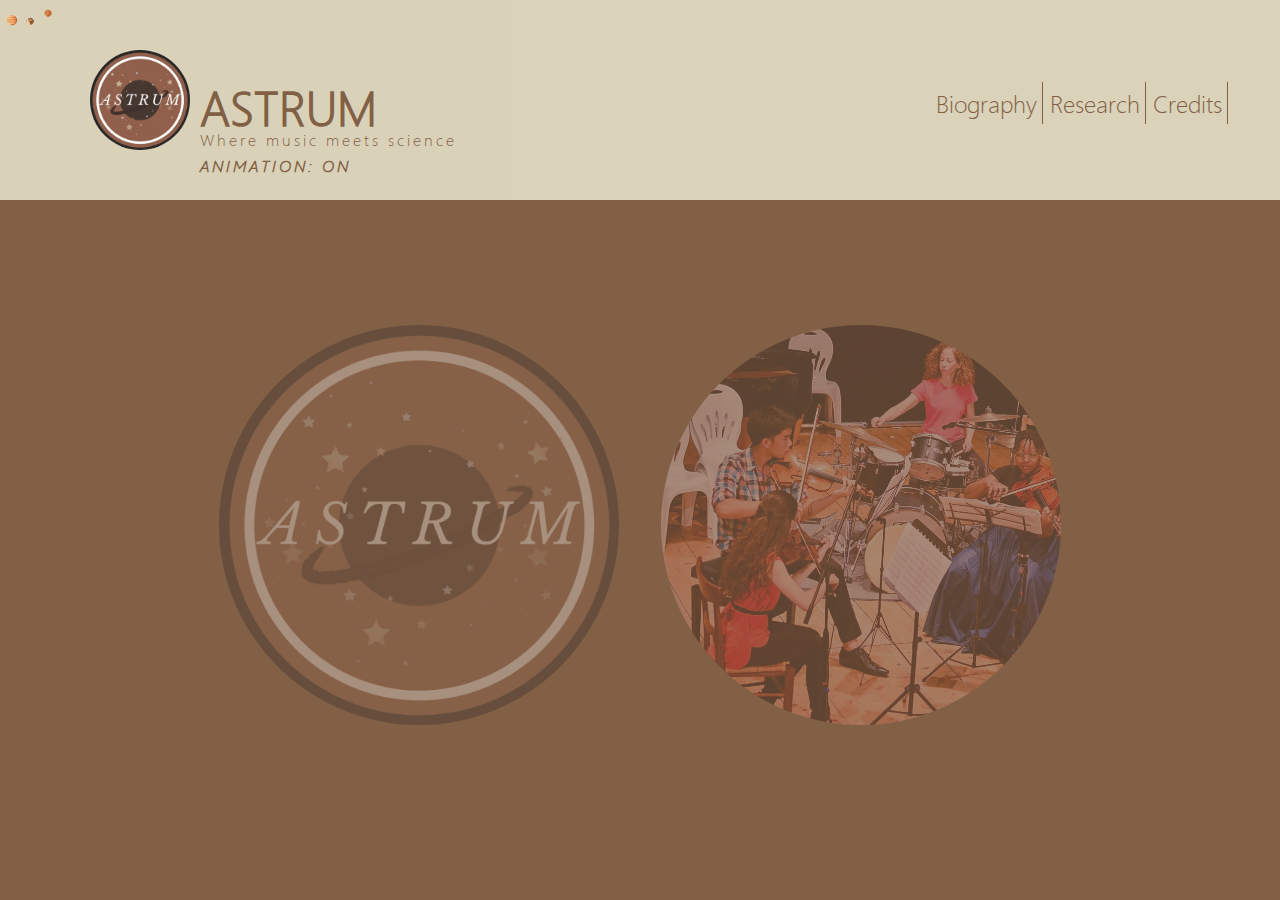
<file: index.html>
<!DOCTYPE html>
<html lang="en" dir="ltr">
  <head>

    <meta name="viewport" content="width=device-width, initial-scale=1" charset="utf-8">
    <link rel="stylesheet" href="style.css">
    <link rel="stylesheet" href="starsEffects.css">
    <link rel="icon" href="pictures/webiconfinal.png" type="image/png">
    <title>ASTRUM</title>
    <style media="screen"> 


    #blackCover
    {
      position: fixed;
      width: 100%;
      height: 100%;
      z-index: 200;
      pointer-events: none;
      margin: 0;
      background-color: black;
      opacity: 0;
    }
    .fadeInAnim
    {
      transition: opacity .6s;
      opacity: 0.6 !important;

    }
    .fadeOutAnim
    {
      transition: opacity .6s;
      opacity: 0 !important;
    }
    .infoContainer
    {
      display: inline-block;
      position: relative;

    }
    .ASTRUMprojectText
    {
      font-family: WeblySleek;
      font-size: 20px;
      font-weight: bolder;
      color:#F7F9E0;
      z-index: 601;
      top: -40px;
      transform: rotateX(-50deg);
      -webkit-transform: rotateX(-50deg);
      opacity: 0;
      position: relative;
      pointer-events: none;
    }
    .texttoNormal
    {
      opacity: 1;
      top: 0;
      transform: rotateX(0deg);
      -webkit-transform: rotateX(0deg);
      transition: top .6s, opacity .3s, transform .2s;
      
    }
    .texttoHide
    {
      opacity: 0;
      top: -40px;
      transform: rotateX(-50deg);
      -webkit-transform: rotateX(-50deg);
      transition: top .6s, opacity .3s, transform .2s;
    }
 
    

    </style>

  </head>
  <body class="indexbody" >
    
    <div id=blackCover>

    </div>




<!--Cursor---------------------------------------------------------------------------------------->
<div class="planetsCursorContainer">
  <div id ="mercuryCursor" class="planetsCursor"></div>
</div>
<div class="planetsCursorContainer">
  <div id ="earthCursor" class="planetsCursor"></div>
</div>
<div class="planetsCursorContainer">
  <div id ="marsCursor" class="planetsCursor"></div>
</div>
<!--Cursor---------------------------------------------------------------------------------------->

<!--hamburgerbar----------------------------------------------------------------------------------->
<div id="hamburger">
  <label for="" id="hamburgerActivate">&#9776;</label>

  <div id="sidebarMobile">
      <div id="menuMobileList" >
          <br>
          <a href="biography.html">BIO</a>
          <br>
          <a href="research.html">RESEARCH</a>
          <br>
          <a href="credits.html">CREDITS</a>
          
      </div>
  </div>
</div>
<!--hamburgerbar----------------------------------------------------------------------------------->



    <h1 class="titlepagename">
      <div id="titlepagetext">
        ASTRUM
      </div>
    </h1>
    
    <br>

    <div style="display: inline-block">
      <p id="subtitle" >Where music meets science <br><span id="turnOffAnim">ANIMATION: ON</span></p>
    </div>



    <table id="topnavtab" class="menuDisappear">
      <tr>
        <th class="tableheader"><a href="biography.html">Biography</a></th>
        <th class="tableheader"><a href="research.html">Research</a></th>
        <th class="tableheader"><a href="credits.html">Credits</a></th>

      </tr>
    </table>
 
       <img id="logo" src="pictures/webiconfit.png" style="height: 100px; width: 100px; border-radius: 50%;">



    <div id="indexsubbody"class="transitionbody" style="position: relative;">
      <div id="links">
        <div id="divformove" style="position: relative">


        <div class="infoContainer">
          <div id="concertcover" class="firstpagecover" onmouseover="blackCoverShows('concertcover')" onmouseout="blackCoverHide('concertcover')">
            <a class="concertcoverlink" href="about.html">
              <img src="pictures/webiconfit.png" style="height: 100%; width: 100%; object-fit: contain;  border-radius: 50%;">
            </a>
          </div>

          <p class="ASTRUMprojectText" id="concertText">
            Start your ASTRUM project tour
          </p>
        </div>
        


        <div class="infoContainer">
          <div id="violinProfcover" class="firstpagecover" onmouseover="blackCoverShows('violinProfcover')" onmouseout="blackCoverHide('violinProfcover')">
            <a class="concertcoverlink" href="performance.html">
              <img src="pictures/violinpicsquare.png" style="height: 100%; width: 100%; object-fit: contain;border-radius: 50%;">
            </a>
          </div>
          <div id="pagecover3" class="page_cover" style="opacity: 0; display: none"></div>
          <p class="ASTRUMprojectText" id="bioText">
            Watch me perform
          </p>
        </div>
      </div>
      </div>

    </div>

    <script src="hamburgerbarscript.js"></script>
    <script src="https://ajax.googleapis.com/ajax/libs/jquery/3.5.1/jquery.min.js"></script>
    <script src="followcursor.js"></script>
<!---->

    <script>
      function blackCoverShows(hoveredObj)
      {  
        
        document.getElementById(hoveredObj).style.zIndex = 201;

        $("#blackCover").removeClass("fadeOutAnim");
        $("#blackCover").addClass("fadeInAnim");

        //for showing text
        if (hoveredObj === "concertcover")
        {
          $("#concertText").removeClass("texttoHide");
          $("#concertText").addClass("texttoNormal");
        }
        else
        {
          $("#bioText").removeClass("texttoHide");
          $("#bioText").addClass("texttoNormal");
        }

      }
      function blackCoverHide(hoveredObj)
      {
        document.getElementById(hoveredObj).style.zIndex = 199;
        $("#blackCover").removeClass("fadeInAnim");
        $("#blackCover").addClass("fadeOutAnim");

        //for hiding text
        if (hoveredObj === "concertcover")
        {
          $("#concertText").removeClass("texttoNormal");
          $("#concertText").addClass("texttoHide");
        }
        else
        {
          $("#bioText").removeClass("texttoNormal");
          $("#bioText").addClass("texttoHide");
        }
      }

      //test set screen size
      /*
      document.addEventListener("DOMContentLoaded", () =>
      {
        var screenH = $(window).height();
        $(".indexbody").height(screenH);
      });
      */
      
      

    </script>
    
  </body>
</html>
</file>
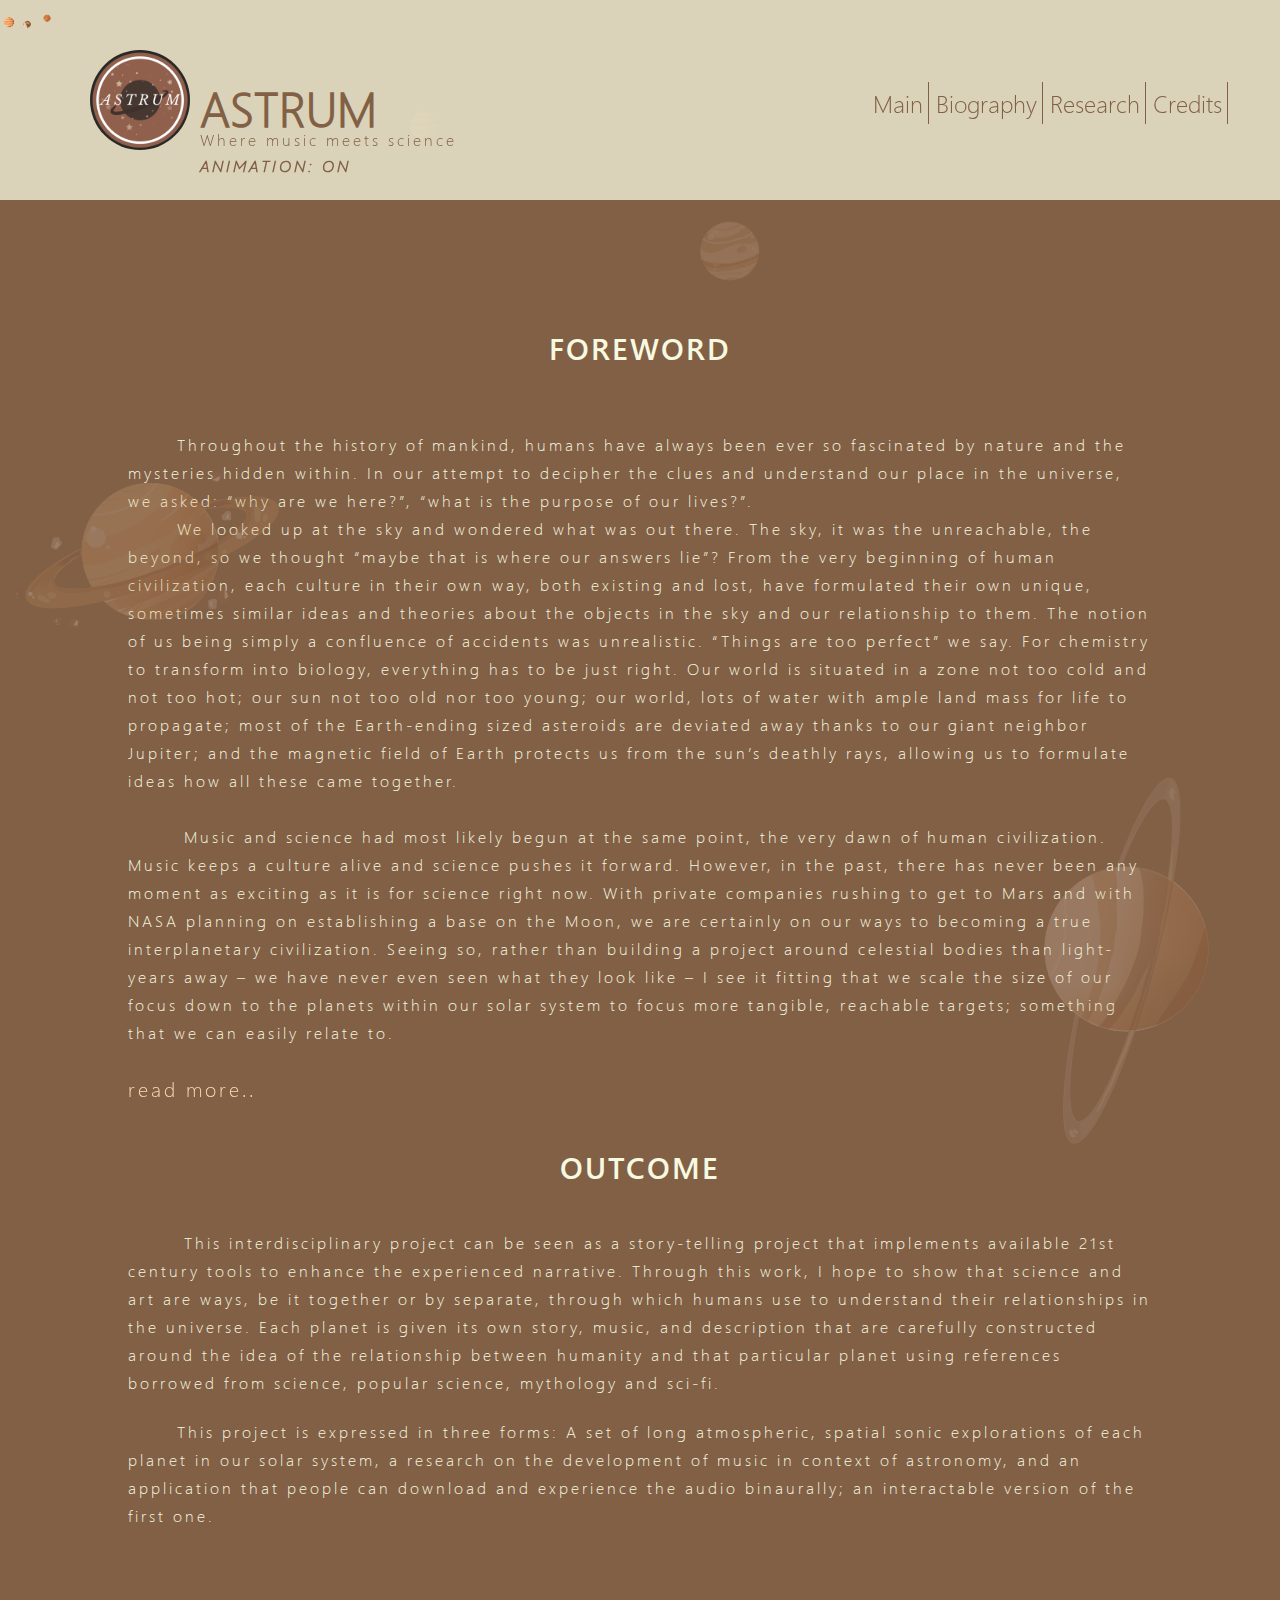
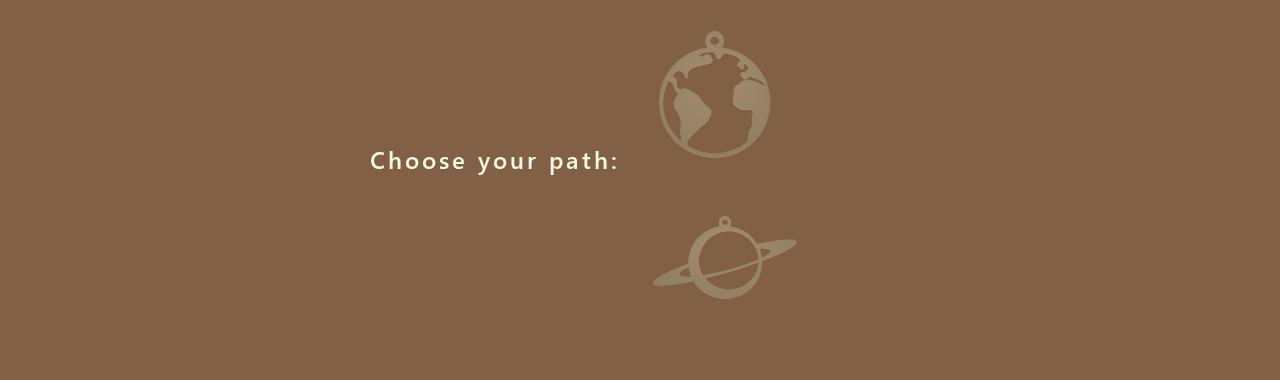
<file: about.html>
<!DOCTYPE html>
<html lang="en" dir="ltr">
  <head>

    <meta name="viewport" content="width=device-width, initial-scale=1" charset="utf-8">
    <link rel="stylesheet" href="style.css">
    <link rel="icon" href="pictures/webiconfinal.png" type="image/png">
    <title>ASTRUM</title>

  </head>
  <style media="screen">
    .explaination
    {
      font-family: WeblySleek;
      font-size: 15px;
    }
    h5
    {
      font-weight: lighter;
    }

    #titlepagetext
    {
      top: -21px;
    }

    
  </style>
  <body id="aboutbody">

<!--Cursor---------------------------------------------------------------------------------------->
<div class="planetsCursorContainer">
  <div id ="mercuryCursor" class="planetsCursor"></div>
</div>
<div class="planetsCursorContainer">
  <div id ="earthCursor" class="planetsCursor"></div>
</div>
<div class="planetsCursorContainer">
  <div id ="marsCursor" class="planetsCursor"></div>
</div>
<!--Cursor---------------------------------------------------------------------------------------->

    <!--hamburgerbar----------------------------------------------------------------------------------->
<div id="hamburger">
  <label for="" id="hamburgerActivate">&#9776;</label>

  <div id="sidebarMobile">
      <div id="menuMobileList" >
          <br>
          <a href="index.html">MAIN</a>
          <br>
          <a href="biography.html">BIO</a>
          <br>
          <a href="research.html">RESEARCH</a>
          <br>
          <a href="credits.html">CREDITS</a>
      </div>
  </div>
</div>
<!--hamburgerbar----------------------------------------------------------------------------------->


  <div class="planetsDecorContainer" data-rate="0.5">
    <div id="planetDecorI" class="planetDecors">

    </div>
  </div>

  <div class="planetsDecorContainer" data-rate="0.7">
    <div id="planetDecorII" class="planetDecors">

    </div>
  </div>

  <div class="planetsDecorContainer" data-rate="0.35">
    <div id="planetDecorIII" class="planetDecors">

    </div>
  </div>

  <div class="planetsDecorContainer" data-rate="0.25">
    <div id="planetDecorIV" class="planetDecors">

    </div>
  </div>

    <h1 class="titlepagename">
      <div id="titlepagediv">
        <h1 id="titlepagetext"><a href="index.html">ASTRUM</a></h1>
      </div>
    </h1>
    <br>
    <div style="display: inline-block">
      <p id="subtitle" >Where music meets science <br><span id="turnOffAnim">ANIMATION: ON</span></p>
    </div>

    <table id="topnavtab" class="menuDisappear">
      <tr>
        <th class="tableheader"><a href="index.html">Main</a></th>
        <th class="tableheader"><a href="biography.html">Biography</a></th>
        <th class="tableheader"><a href="research.html">Research</a></th>
        <th class="tableheader"><a href="credits.html">Credits</a></th>      
      </tr>
    </table>
    <a href="index.html"> <img id="logo" src="pictures/webiconfit.png" style="height: 100px; width: 100px; border-radius: 50%;"></a>

    <div class="transitionbody" >
    <div id="firstsettext" class="explaination" >
      <div style="width: 80%; margin: 0 auto; line-height: 1.4">
        <h1 style="font-family: WeblySleekBold;">FOREWORD</h1>

        <br>
        <br>
        <p class="aboutParagraphs">
          &nbsp;	&nbsp;	&nbsp;	&nbsp;Throughout the history of mankind, humans have always been ever so fascinated by 
          nature and the mysteries hidden within. In our attempt to decipher the clues and understand our place in the universe,
           we asked: “why are we here?”, “what is the purpose of our lives?”. <br>
           &nbsp;	&nbsp;	&nbsp;	&nbsp;We looked up at the sky and wondered what was out there. 
           The sky, it was the unreachable, the beyond, so we thought “maybe that is where our answers lie”? From the very beginning of human 
           civilization, each culture in their own way, both existing and lost, have formulated their own unique, sometimes similar ideas and 
           theories about the objects in the sky and our relationship to them. The notion of us being simply a confluence of accidents was unrealistic. 
           “Things are too perfect” we say. For chemistry to transform into biology, everything has to be just right. Our world is situated in a zone not
            too cold and not too hot; our sun not too old nor too young; our world, lots of water with ample land mass for life to propagate; most of the
             Earth-ending sized asteroids are deviated away thanks to our giant neighbor Jupiter; and the magnetic field of Earth protects us from the 
             sun’s deathly rays, 
          allowing us to formulate ideas how all these came together.
          <br>
          <br>
          &nbsp;	&nbsp;	&nbsp;	&nbsp;
          Music and science had most likely begun at the same point, the very dawn of human civilization. 
          Music keeps a culture alive and science pushes it forward. 
          However, in the past, there has never been any moment as exciting as it is for science right now. 
          With private companies rushing to get to Mars and with NASA planning on establishing a base on the Moon, 
          we are certainly on our ways to becoming a true interplanetary civilization. Seeing so, rather than building 
          a project around celestial bodies than light-years away – we have never even seen what they look like – 
          I see it fitting that we scale the size of our focus down to the planets within our 
          solar system to focus more tangible, reachable targets; something that we can easily relate to.
          <br>
          <br>
          <a href="research.html" style="color:wheat; font-size: 20px; position: relative">read more..</a>
	
      

        </p >
        <br>
        <br>
        <h1 style="font-family: WeblySleekBold;">OUTCOME</h1><br>
        <p class="aboutParagraphs">
          &nbsp;	&nbsp;	&nbsp;	&nbsp;
          This interdisciplinary project can be seen as a story-telling project that implements available 21st century tools  to enhance the experienced narrative. Through this work, I hope to show that science and art are ways, be it together or by separate, through which humans use to understand their relationships in the universe.
          Each planet is given its own story, music, and description that are carefully constructed around the idea of the relationship between humanity and that particular planet using references borrowed from science, popular science, mythology and sci-fi.

        </p>
        <br>
        <br>
       

        <p class="aboutParagraphs">&nbsp;	&nbsp;	&nbsp;	&nbsp;This project is expressed in three forms:
          A set of long atmospheric, spatial sonic explorations of each planet in our solar system, a research on the development of music in context of astronomy, and an application that people can download and experience the audio binaurally; an interactable version of the first one.
          
          
          

      </p>
        
      </div>
      
    <br>
    <br>
    <br>
    <br>

    </div>

    <div id="pathsContainer">
      <div style="width: 50%; position: absolute; top: 50%; transform: translateY(-100%); font-family: WeblySleekBold;
      letter-spacing: 3px; color: #F7F9E0;">
        <h2 id="pathText"style="position: relative; float: right; margin-right: 20px"> 
        Choose your path: 
      </h2>
      </div>
      
      <div id="linksContainer" style="position: absolute; left: 50%; width: 50%; height: 100%;">
        <div id="firstPathContainer" style="position: relative; display: block; height: 50%;" >
          <div class="imagelinks">
            <div id="planetlink1" class="planetLinks"onmouseover="changeText('Explore surround audio with an interactive android application')" onmouseout="changeText('Choose your path:')">
                  <span id="planet1span">
                    <a href="aboutaudio.html">
                    <img src="pictures/planet4.png" style="height: 100%; width: 100%; object-fit:contain">
                  </span>
            </div>
          </div>
        <div>
  
        </div id=secondPathContainer>
          <div id="planetlink2" class="planetLinks" onmouseover="changeText('Journey through the solar system on your web browser')" onmouseout="changeText('Choose your path:')">
            <span id="planet2span">
              <a href="listen.html">
              <img src="pictures/planet5.png" style="height: 100%; width: 100%; object-fit:contain">
            </span>
          </div>
        </div>

      </div>
      

   




    </div>

  </div>

  <script src="hamburgerbarscript.js"></script>
  <script src="https://ajax.googleapis.com/ajax/libs/jquery/3.5.1/jquery.min.js"></script>
  <script src="followcursor.js"></script>
  <script src="scrollForPlanets.js"></script>
  <script>

    function changeText(newText)
    {
      $("#pathText").html(newText);
    }
  </script>


  </body>
</html>
</file>
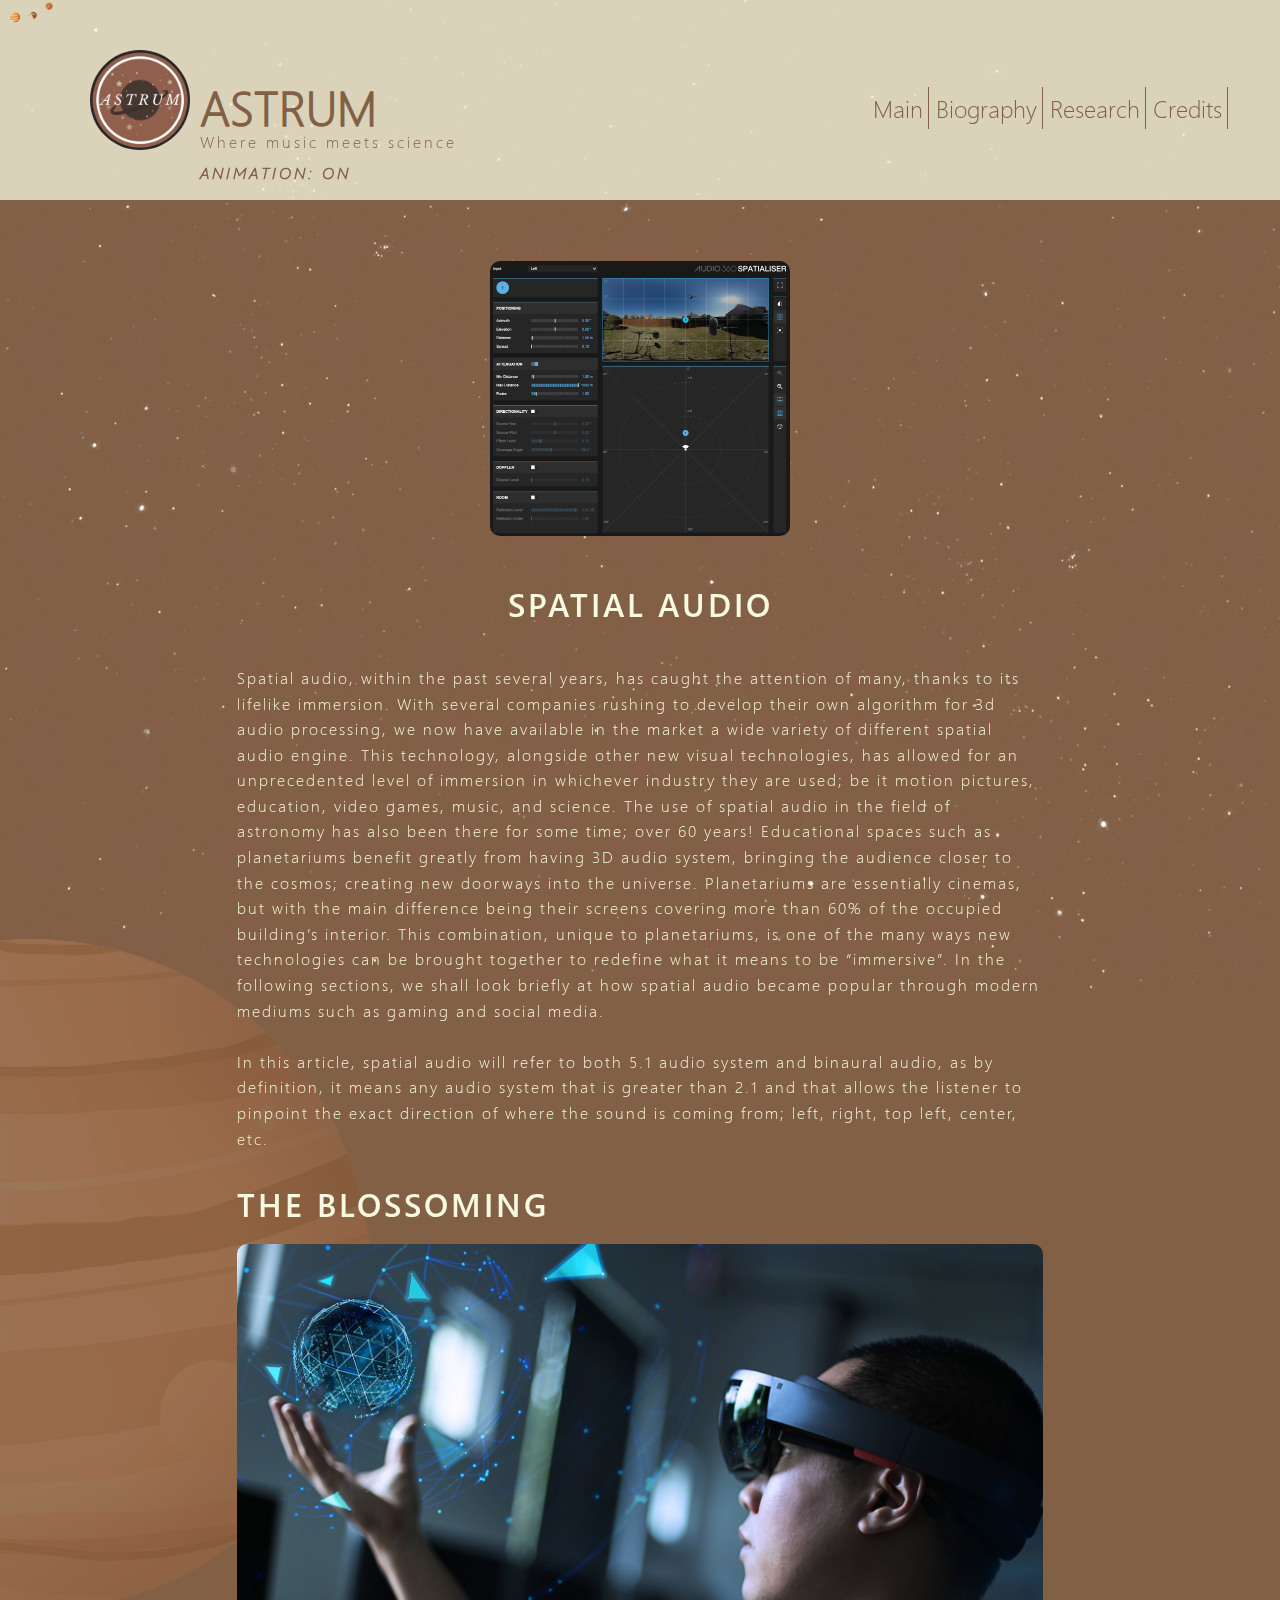
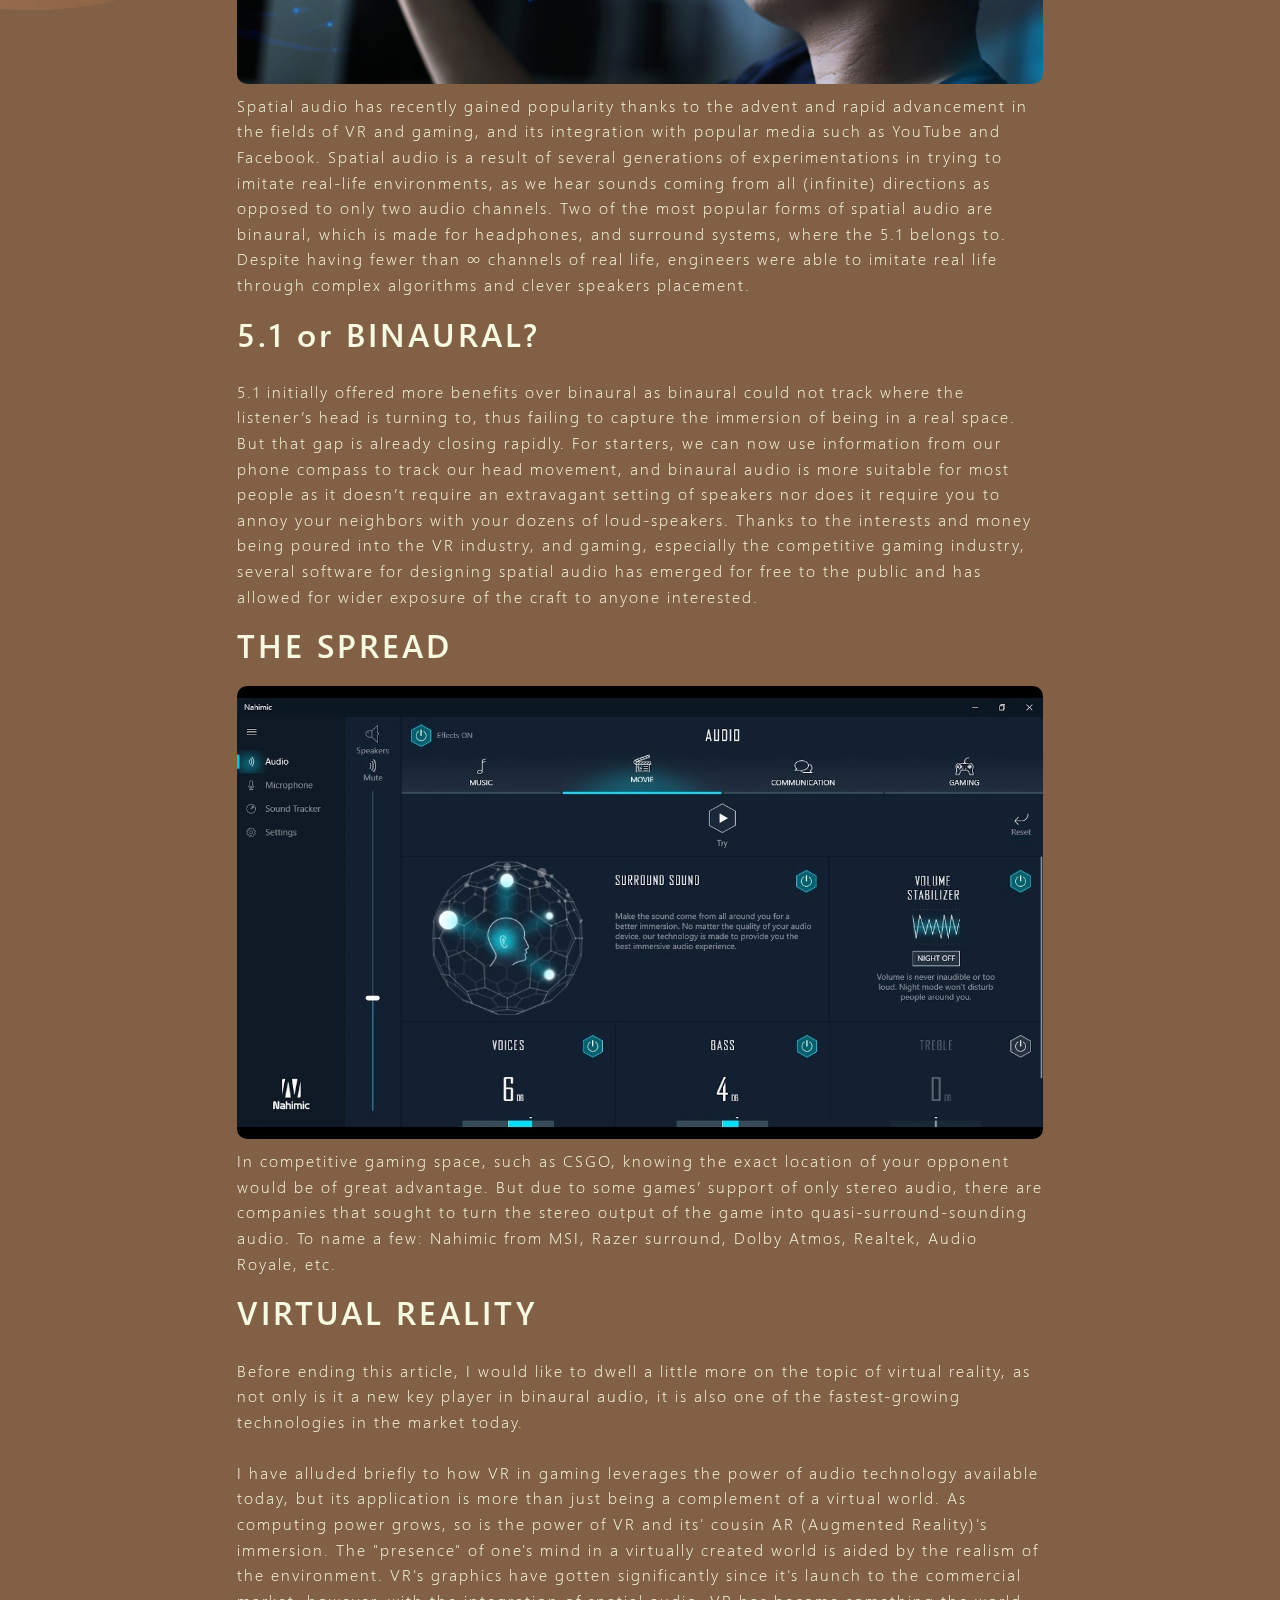
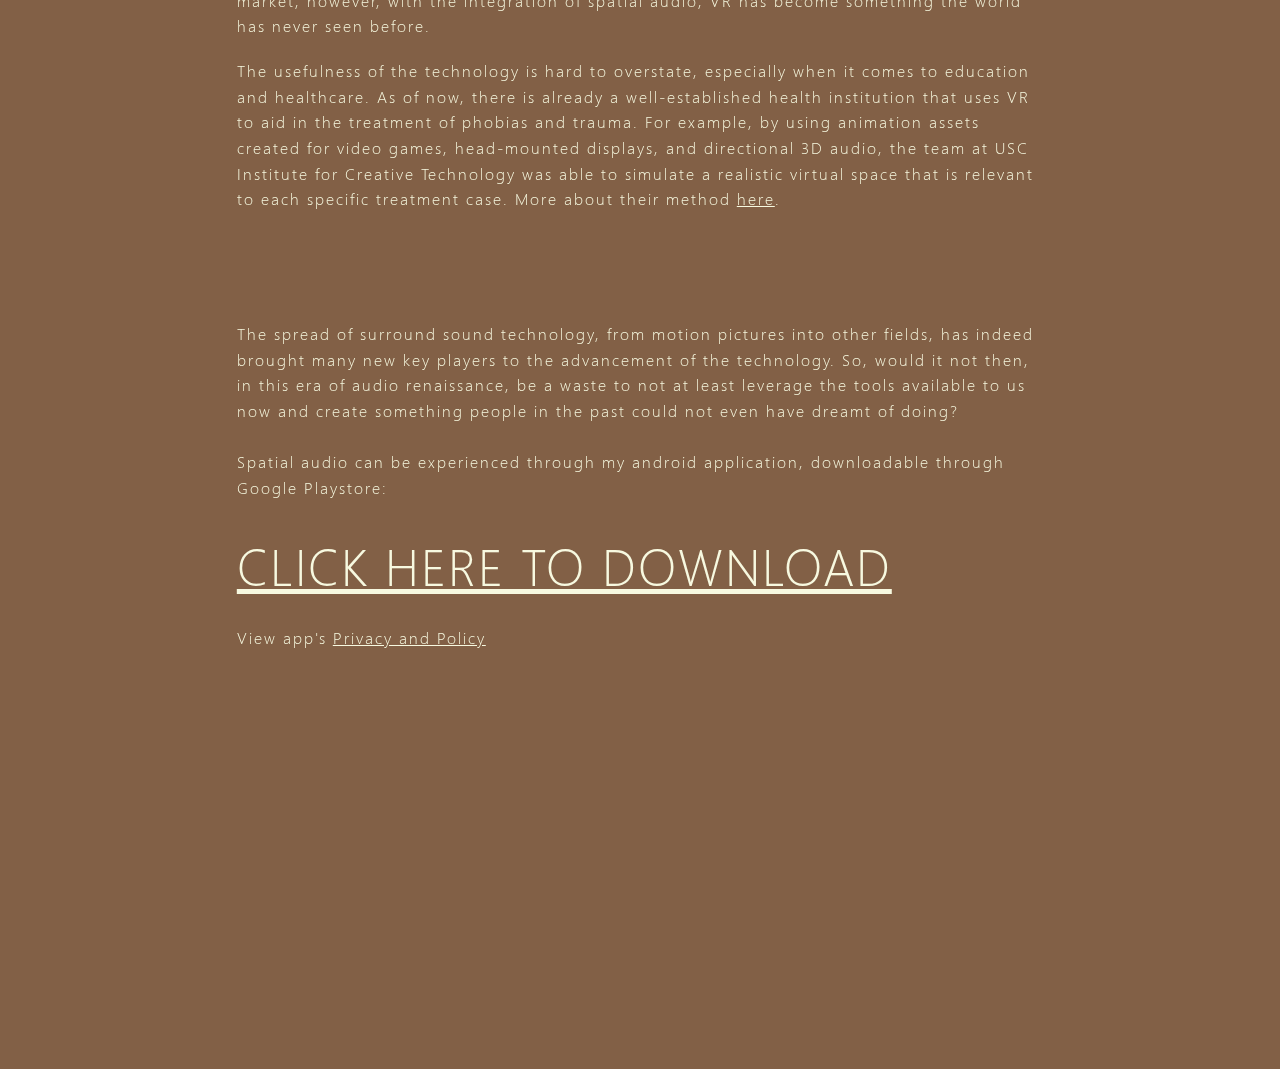
<file: aboutaudio.html>
<!DOCTYPE html>
<html lang="en" dir="ltr">
  <head>
    <meta name="viewport" content="width=device-width, initial-scale=1" charset="utf-8">
    <link rel="stylesheet" href="style.css">
    <link rel="stylesheet" href="starsEffects.css">
    <link rel="icon" href="pictures/webiconfinal.png" type="image/png">
    <title>ASTRUM</title>

    <style media="screen">
      .longparagraph
      {
        position: relative;
        word-wrap: break-word;
        font-family: WeblySleek;
        letter-spacing: 2px;
        font-weight: lighter;
        text-align: left;
        color: #F7F9E0;
      }
      #spaceshuttle
      {
        top: 0px !important;
      }
      #longpardiv
      {
        position: relative;
        top: -50px;
        width: 63%;
        height: auto;
        margin: 0 auto;
      }
      @media only screen and (max-width: 780px)
      {
        .menuDisappear
        {
          display: none;
        }
      }

      .allparagraphMargin
      {
        margin-top: 0;
        margin-bottom: 1.2rem;
      }
      p
      {
        line-height: 1.6;
       
      }
      .planetsDecorContainer
      {
        top: 0;
      }
      img
      {
        border-radius: 10px;
      }

    </style>
  </head>
  <body class="aboutaudiobody">

  <!--Cursor---------------------------------------------------------------------------------------->
<div class="planetsCursorContainer">
  <div id ="mercuryCursor" class="planetsCursor"></div>
</div>
<div class="planetsCursorContainer">
  <div id ="earthCursor" class="planetsCursor"></div>
</div>
<div class="planetsCursorContainer">
  <div id ="marsCursor" class="planetsCursor"></div>
</div>
<!--Cursor---------------------------------------------------------------------------------------->

<div class="planetsDecorContainer" data-rate="0.3" style="width: 100%;">
  <div id="planetDecorV" class="planetDecors">

  </div>
</div>


  <!--hamburgerbar----------------------------------------------------------------------------------->
  <div id="hamburger">
    <label for="" id="hamburgerActivate">&#9776;</label>

    <div id="sidebarMobile">
        <div id="menuMobileList" >
            <br>
            <a href="index.html">MAIN</a>
            <br>
            <a href="biography.html">BIO</a>
            <br>
            <a href="research.html">RESEARCH</a>
            <br>
            <a href="credits.html">CREDITS</a>
        </div>
    </div>
  </div>
  <!--hamburgerbar----------------------------------------------------------------------------------->




    <h1 class="titlepagename">
      <div id="titlepagetext">
        <a href="index.html">ASTRUM</a>
      </div>
    </h1>
    <br>
    <div style="display: inline-block">
      <p id="subtitle" >Where music meets science <br><span id="turnOffAnim">ANIMATION: ON</span></p>
    </div>

    <table id="topnavtab" class="menuDisappear">
      <tr>
        <th class="tableheader"><a href="index.html">Main</a></th>
        <th class="tableheader"><a href="biography.html">Biography</a></th>
        <th class="tableheader"><a href="research.html">Research</a></th>
        <th class="tableheader"><a href="credits.html">Credits</a></th>
        
      </tr>
    </table>
    <a href="index.html"> <img id="logo" src="pictures/webiconfit.png" style="height: 100px; width: 100px; border-radius: 50%;"></a>
    <div class="transitionbody" id="aboutaudioTransitionBody">

      <div class="stars starsContainer" data-rate="0.02" style="transform-style: preserve-3d"></div>
      <div class="twinkling"></div>

      <div id="facebookpic" style="width: 300px; height: 300px; margin: 0 auto; position: relative; top: -50px">
        <img src="pictures/facebookpic.jpeg"  style="max-height: 100%; max-width: 100%">
      </div>

      <h1 class="title" style="text-align: center;">SPATIAL AUDIO</h1>
      <br>

      <div id="longpardiv">
        <p class="longparagraph allparagraphMargin" id="par1">
          
          Spatial audio, within the past several years, has caught the attention of many, thanks to its lifelike immersion. With several companies rushing to develop their own algorithm for 3d audio processing, we now have available in the market a wide variety of different spatial audio engine. This technology, alongside other new visual technologies, has allowed for an unprecedented level of immersion in whichever industry they are used; be it motion pictures, education, video games, music, and science. The use of spatial audio in the field of astronomy has also been there for some time; over 60 years! Educational spaces such as planetariums benefit greatly from having 3D audio system, bringing the audience closer to the cosmos; creating new doorways into the universe. Planetariums are essentially cinemas, but with the main difference being their screens covering more than 60% of the occupied building’s interior. This combination, unique to planetariums, is one of the many ways new technologies can be brought together to redefine what it means to be “immersive”. In the following sections, we shall look briefly at how spatial audio became popular through modern mediums such as gaming and social media. 
          <br><br>
          In this article, spatial audio will refer to both 5.1 audio system and binaural audio, as by definition, it means any audio system that is greater than 2.1 and that allows the listener to pinpoint the exact direction of where the sound is coming from; left, right, top left, center, etc.<br><br>
        </p>
        <br>
        <br>
        <h1 class="title allparagraphMargin">THE BLOSSOMING </h1>
        <img src="pictures/VR.jpg" alt="" style="width: 100%; position: relative; top: -50px">
        <p class="longparagraph allparagraphMargin" id="par2" style="top: -45px" >
          Spatial audio has recently gained popularity thanks to the advent and rapid advancement in the fields of VR and gaming, and its integration with popular media such as YouTube and Facebook. Spatial audio is a result of several generations of experimentations in trying to imitate real-life environments, as we hear sounds coming from all (infinite) directions as opposed to only two audio channels. Two of the most popular forms of spatial audio are binaural, which is made for headphones, and surround systems, where the 5.1 belongs to. Despite having fewer than ∞ channels of real life, engineers were able to imitate real life through complex algorithms and clever speakers placement.
        </p>
        <h1 class="title allparagraphMargin" style="position: relative; bottom: -10px;">5.1 or BINAURAL?</h1>
        <p class="longparagraph allparagraphMargin" id="par3" style="top: -45px" >
          5.1 initially offered more benefits over binaural as binaural could not track where the listener’s head is turning to, thus failing to capture the immersion of being in a real space. But that gap is already closing rapidly.  For starters, we can now use information from our phone compass to track our head movement, and binaural audio is more suitable for most people as it doesn’t require an extravagant setting of speakers nor does it require you to annoy your neighbors with your dozens of loud-speakers. Thanks to the interests and money being poured into the VR industry, and gaming, especially the competitive gaming industry, several software for designing spatial audio has emerged for free to the public and has allowed for wider exposure of the craft to anyone interested.
        </p>
        <h1 class="title allparagraphMargin">THE SPREAD</h1>
        <img src="pictures/NahimicSurround.jpg" alt="" style="width:100%; position: relative; top: -50px">
        <p class="longparagraph allparagraphMargin"id="par4"style="position: relative; top: -45px" >
          In competitive gaming space, such as CSGO, knowing the exact location of your opponent would be of great advantage. But due to some games’ support of only stereo audio, there are companies that sought to turn the stereo output of the game into quasi-surround-sounding audio. To name a few: Nahimic from MSI, Razer surround, Dolby Atmos, Realtek, Audio Royale, etc.
        </p>
        <h1 class="title allparagraphMargin">VIRTUAL REALITY</h1>

        <p class="longparagraph allparagraphMargin"id="par5"style="position: relative; top: -45px">
          Before ending this article, I would like to dwell a little more on the topic of virtual reality, as not only is it
          a new key player in binaural audio, it is also one of the fastest-growing technologies in the market today. <br><br>

          I have alluded briefly to how VR in gaming leverages the power of audio technology available today, but its application
          is more than just being a complement of a virtual world. As computing power grows, so is the power
          of VR and its' cousin AR (Augmented Reality)'s immersion. The "presence" of one's mind in a virtually created world is aided
          by the realism of the environment. VR's graphics have gotten significantly since it's launch to the commercial market, however, 
          with the integration of spatial audio, VR has become something the world has never seen before.
        </p>

        <p class="longparagraph allparagraphMargin" style="position: relative; top: -45px">
          The usefulness of the technology is hard to overstate, especially when it comes to education and healthcare. As of now, 
          there is already a well-established health institution that uses VR to aid in the treatment of phobias and trauma. For example,
          by using animation assets created for video games, head-mounted displays, and directional
          3D audio, the team at USC Institute for Creative Technology was able to simulate a realistic virtual space
          that is relevant to each specific treatment case. More about their method 
          <a href="https://ict.usc.edu/prototypes/pts/" style="color: #F7F9E0; text-decoration: underline">here</a>.
        </p>
        


        <p class="longparagraph allparagraphMargin"id="appdownload"style="position: relative; top: 45px">
          The spread of surround sound technology, from motion pictures into other fields, has indeed brought many new key players to the advancement of the technology. So, would it not then, in this era of audio renaissance, be a waste to not at least leverage the tools available to us now and create something people in the past could not even have dreamt of doing?<br><br>
          <strong>Spatial audio can be experienced through my android application, downloadable through Google Playstore</strong>:<br><br>
          <a style="color: #F7F9E0; text-decoration: underline; font-size: 50px"
           target="_blank"  href="https://play.google.com/store/apps/details?id=com.khongthefork.astrum&fbclid=IwAR1AGBr2B9Dx5NyNFekxvlnKhpweBMtXFzlYqdytPZLn-zBPT7BNNZNlKNk">CLICK HERE TO DOWNLOAD</a>
          
        </p>

        <p class="longparagraph allparagraphMargin" style="position: relative; top: 45px">
          View app's <a href="appPrivacy.html" style="color: #F7F9E0; text-decoration: underline">Privacy and Policy</a>
        </p>
      </div>

      <iframe src="https://www.youtube.com/embed/F4GFMo84gHQ" frameborder="0" height="340" width="640"></iframe>

    </div>

    <script src="hamburgerbarscript.js"></script>
    <script src="https://ajax.googleapis.com/ajax/libs/jquery/3.5.1/jquery.min.js"></script>
      <script src="followcursor.js"></script>
      <script src="scrollForPlanets.js"></script>


  </body>
</html>
</file>
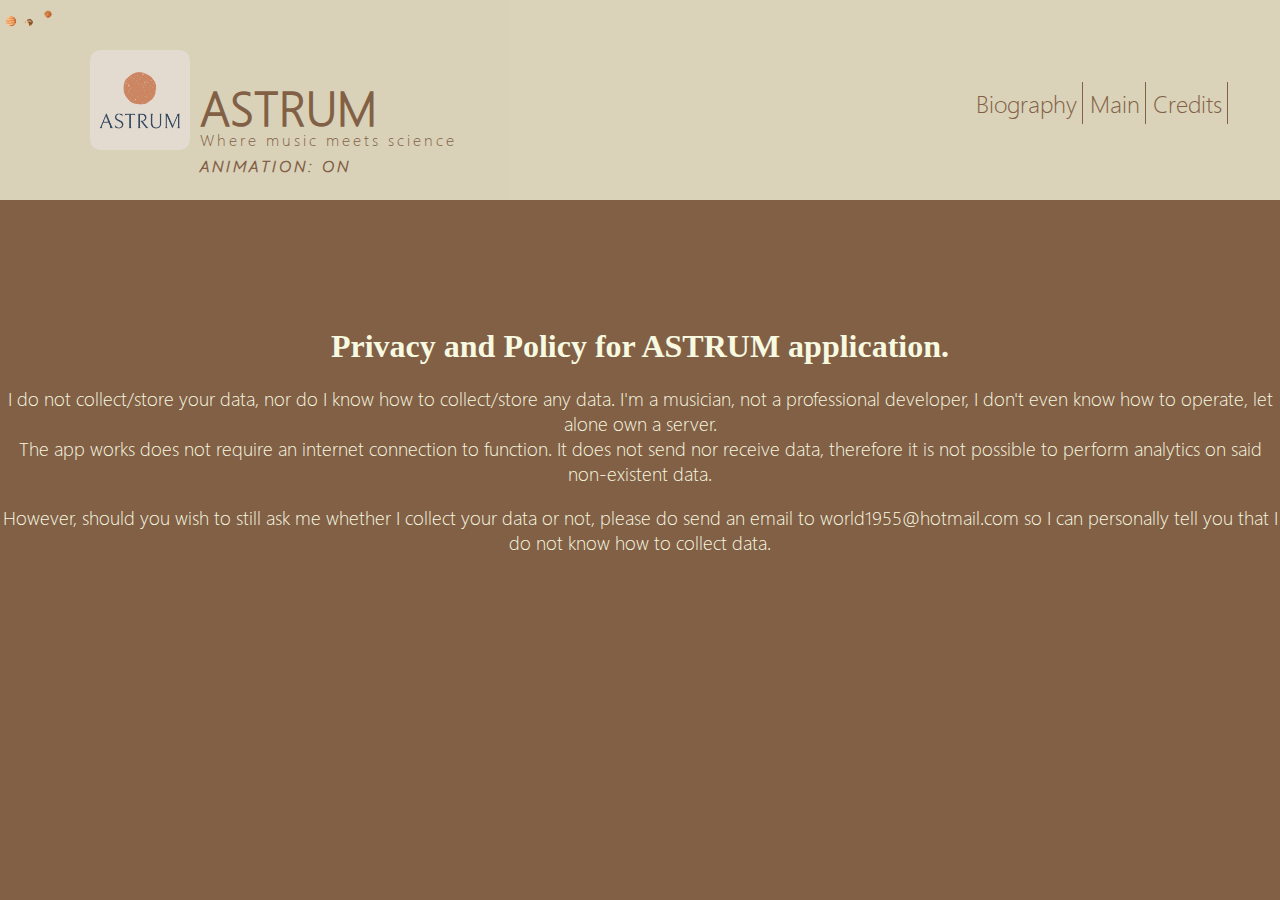
<file: appPrivacy.html>
<!DOCTYPE html>
<html lang="en" dir="ltr">
  <head>

    <meta name="viewport" content="width=device-width, initial-scale=1" charset="utf-8">
    <link rel="stylesheet" href="style.css">
    <link rel="stylesheet" href="starsEffects.css">
    <link rel="icon" href="pictures/astrum logo.png" type="image/png">
    <title>ASTRUM</title>
    <style media="screen"> 

    h1
    {

        color: #F7F9E0;
    }

    h3
    {
        font-family: Weblysleek;
        font-weight: lighter;
        color: #F7F9E0;
        
    }

    </style>

  </head>
  <body> 

<!--Cursor---------------------------------------------------------------------------------------->
<div class="planetsCursorContainer">
  <div id ="mercuryCursor" class="planetsCursor"></div>
</div>
<div class="planetsCursorContainer">
  <div id ="earthCursor" class="planetsCursor"></div>
</div>
<div class="planetsCursorContainer">
  <div id ="marsCursor" class="planetsCursor"></div>
</div>
<!--Cursor---------------------------------------------------------------------------------------->

<!--hamburgerbar----------------------------------------------------------------------------------->
<div id="hamburger">
  <label for="" id="hamburgerActivate">&#9776;</label>

  <div id="sidebarMobile">
      <div id="menuMobileList" >
          <br>
          <a href="biography.html">BIO</a>
          <br>
          <a href="index.html">MAIN</a>
          <br>
          <a href="credits.html">CREDITS</a>
          
      </div>
  </div>
</div>
<!--hamburgerbar----------------------------------------------------------------------------------->



    <h1 class="titlepagename">
      <div id="titlepagetext">
        ASTRUM
      </div>
    </h1>
    
    <br>

    <div style="display: inline-block">
      <p id="subtitle" >Where music meets science <br><span id="turnOffAnim">ANIMATION: ON</span></p>
    </div>


    <table id="topnavtab" class="menuDisappear">
      <tr>
        <th class="tableheader"><a href="biography.html">Biography</a></th>
        <th class="tableheader"><a href="index.html">Main</a></th>
        <th class="tableheader"><a href="credits.html">Credits</a></th>

      </tr>
    </table>
    <img id="logo" src="pictures/astrum logo.png" style="height: 100px; width: 100px">


    <div class="transitionbody" style="position: relative;">

        <h1>
            Privacy and Policy for ASTRUM application.
        </h1>
        <h3>I do not collect/store your data, nor do I know how to collect/store any data. I'm a musician, not a professional developer, 
            I don't even know how to operate, let alone own a server.
            <br>
            The app works does not require an internet connection to function. It does not send nor receive data, therefore it is
            not possible to perform analytics on said non-existent data.
        </h3>

        <h3>
            However, should you wish to still ask me whether I collect your data or not, please do send an email to world1955@hotmail.com so I can personally
            tell you that I do not know how to collect data.
        </h3>

    </div>



    

    <script src="hamburgerbarscript.js"></script>
    <script src="https://ajax.googleapis.com/ajax/libs/jquery/3.5.1/jquery.min.js"></script>
    <script src="followcursor.js"></script>
<!---->

    
  </body>
</html>
</file>
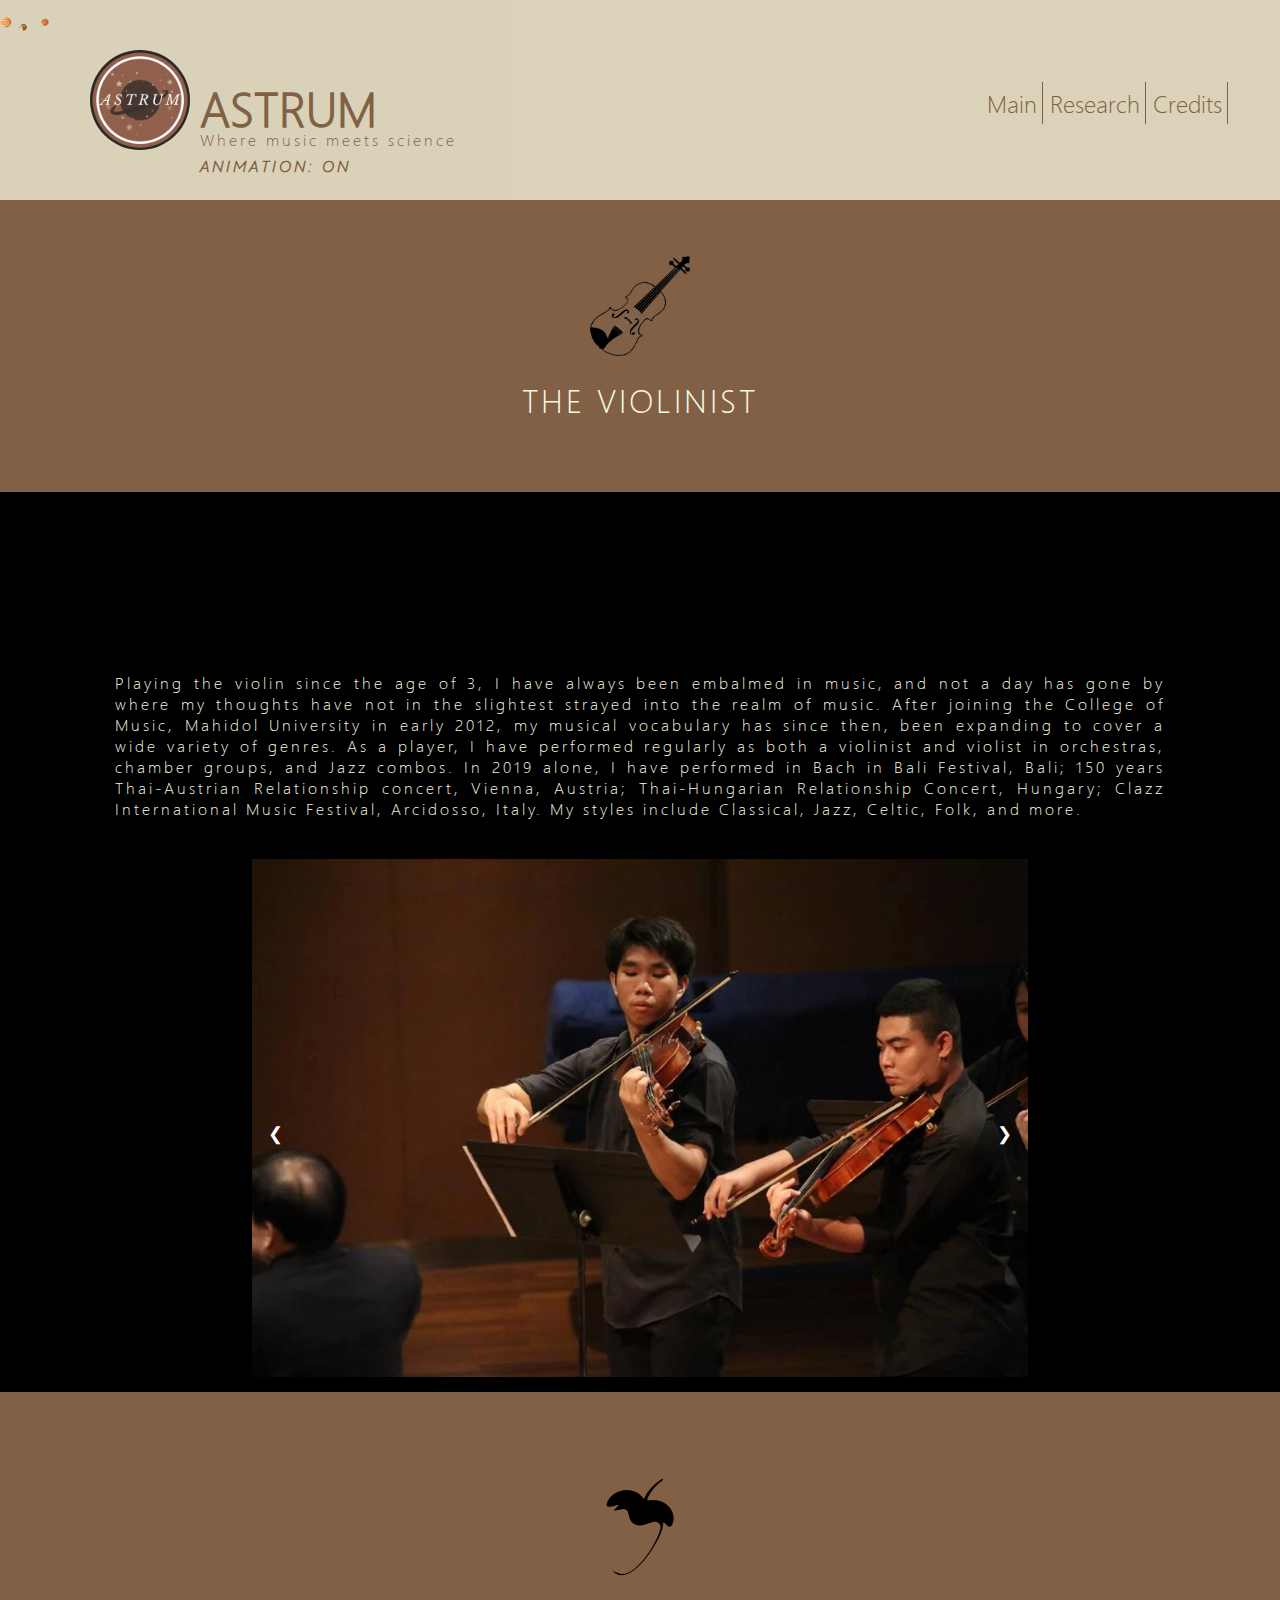
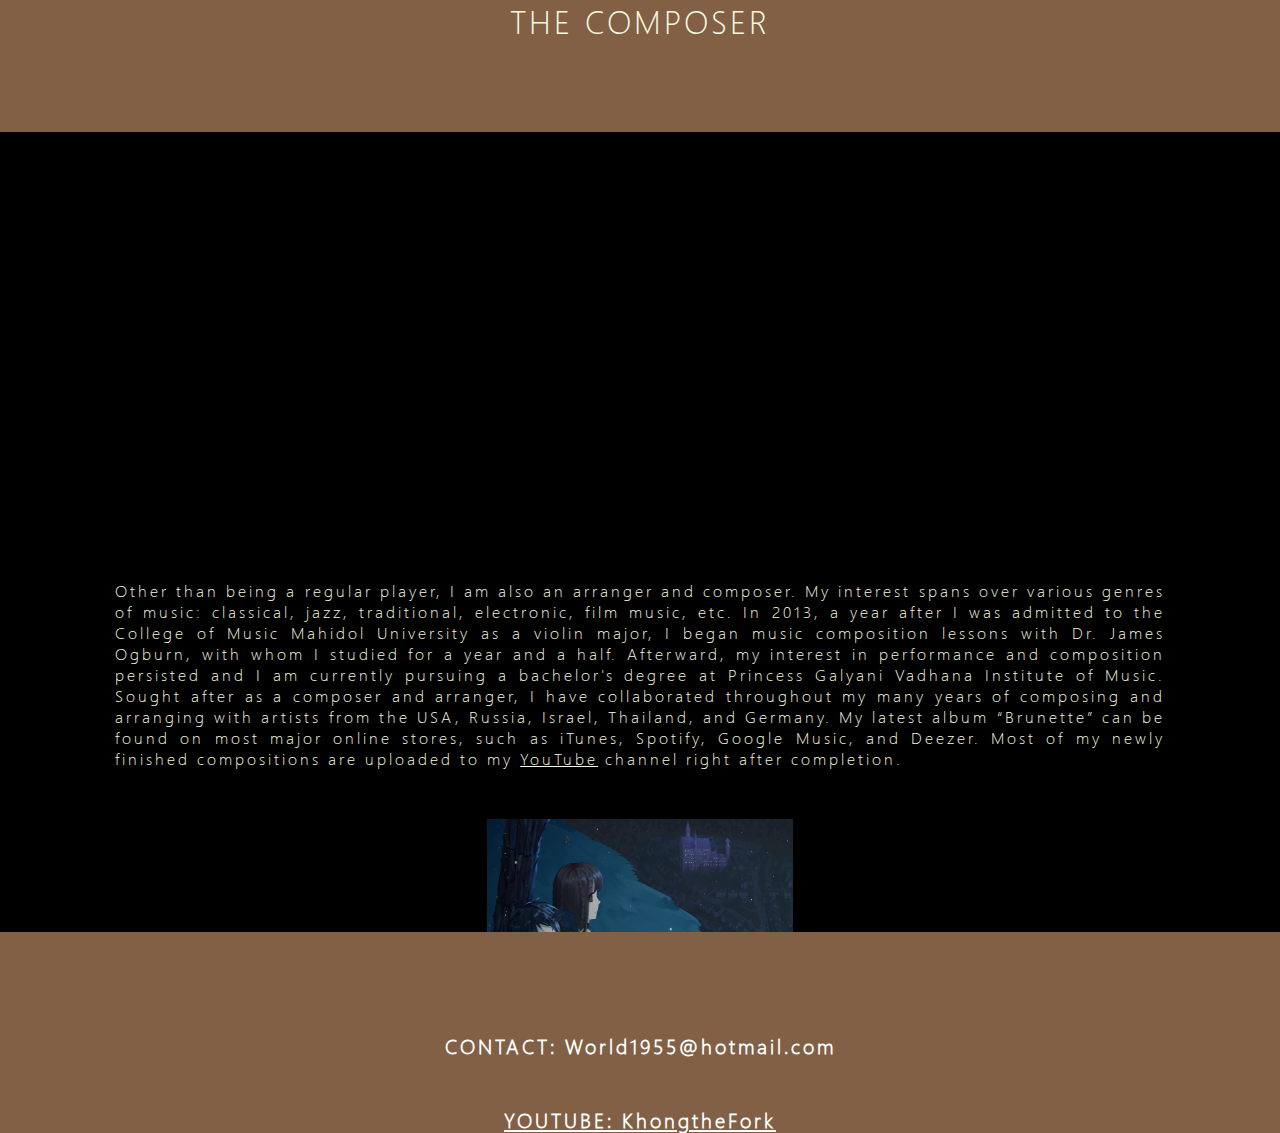
<file: biography.html>
<!DOCTYPE html>
<html lang="en" dir="ltr">
  <head>

    <meta name="viewport" content="width=device-width, initial-scale=1" charset="utf-8">
    <link rel="stylesheet" href="style.css">
    <link rel="icon" href="pictures/webiconfinal.png" type="image/png">
    <title>ASTRUM</title>

    <style media="screen" >

      p
      {
        position: relative;
        display: block;
        z-index: 10;
      }

      .transitionbody
      {
        height: 2300px;

      }
      .blackbar
      {
        overflow-y: hidden;
        overflow-x: hidden;
        position: relative;
        width:100%;
        height: 800px;
        margin-top: 10px;
        margin-bottom: 10px;
        background-color: black;
      }

      .slideshowcontainer
      {
        margin: auto;
        margin-top: 70px;
        margin-bottom: 70px;
        width: calc(200px + 45%);
        position: relative;
        max-width: 1000px;
      }
      .img
      {
        vertical-align: middle;
      }

      .prev, .next
      {
        cursor: pointer;
        position: absolute;
        top: 50%;
        width: auto;
        padding: 16px;
        margin-top: -22px;
        color: white;
        font-weight: weight;
        font-size: 18px;
        transition: 0.6s ease;
        border-radius: 0 3px 3px 0;
        user-select: none;
      }

      .next
      {
        right: 0;
        border-radius: 3px 0 0 3px;
      }

      .prev
      {
        left: 0;
        border-radius: 3px 0 0 3px;
      }

      .prev:hover, .next:hover
      {
        background-color: rgba(0,0,0,1);
      }

      .dot
      {
        cursor: pointer;
        height: 15px;
        width: 15px;
        margin: 0 2px;
        background-color: #bbb;
        border-radius: 50%;
        display: inline-block;
        transition: background-color 0.6s ease;
      }
      .active, .dot:hover
      {
        background-color: #717171;
      }

      .fade
      {
        animation-name: fade;
        animation-duration: 1.5s;
      }

      #titlepagetext
      {
        top: -21px;
      }

      @keyframes fade
      {
        from{opacity: .4}
        to{opacity: 1}
      }

      /* on smaller screens, decrease text size */
      @media only screen and (max-width: 300px)
      {
        .prev, .next, .text {font-size: 11px}
      }
      #mainTitle
      {
        font-family: WeblySleek;
        font-weight: lighter;
        letter-spacing: 3px;
        position: relative;
        color:#F7F9E0;
      }
      .youtubePortal
      {
        position: relative;
        width: 100%;
        height: 400px;
        margin-top: 50px;
        text-align: center;
        perspective: 1000px;

        /*
        background-color: red;
        opacity: 0.5;
        */
      }

      #albumPortal
      {
        background-image: url(pictures/albumcover.jpg);
        height: 400px;
        width: 400px;
        background-size: auto 100%;
        display: inline-block;
        position: relative;
        transform-style: preserve-3d;
        transform: rotateY(-40deg);   
        transition: transform .5s;   
      }
      #albumPortal::after
      {
        background-size: cover;
        content: "";
        background-position: bottom;
        background-image: inherit;
        width: inherit;
        display: block;
        height: 50%;
        position: absolute;
        bottom: -51%;
        transform: scaleY(-1);
        opacity: 0.7;
      }
      #albumPortal::before
      {
        content: "";
        background: linear-gradient(to bottom, rgba(0,0,0,0.6),black);
        width: inherit;
        display: block;
        height: 52%;
        position: absolute;
        bottom: -52%;
        z-index: 1;
      }
      #albumPortal:hover
      {
        transform: rotateY(0deg);
      }
      

    </style>

  </head>
  <body class="indexbody" style="position: relative">

    
<!--Cursor---------------------------------------------------------------------------------------->
<div class="planetsCursorContainer">
  <div id ="mercuryCursor" class="planetsCursor"></div>
</div>
<div class="planetsCursorContainer">
  <div id ="earthCursor" class="planetsCursor"></div>
</div>
<div class="planetsCursorContainer">
  <div id ="marsCursor" class="planetsCursor"></div>
</div>
<!--Cursor---------------------------------------------------------------------------------------->

<!--hamburgerbar----------------------------------------------------------------------------------->
<div id="hamburger">
  <label for="" id="hamburgerActivate">&#9776;</label>

  <div id="sidebarMobile">
      <div id="menuMobileList" >
          <br>
          <a href="index.html">MAIN</a>
          <br>
          <a href="research.html">RESEARCH</a>
          <br>
          <a href="credits.html">CREDITS</a>
      </div>
  </div>
</div>
<!--hamburgerbar----------------------------------------------------------------------------------->

    <!--this h1 is wrongly formatted, but too lazy to change-->
    <h1 class="titlepagename">
      <div id="titlepagediv">
        <h1 id="titlepagetext"><a href="index.html">ASTRUM</a></h1>
      </div>
    </h1>
    

    <br>
    <div style="display: inline-block">
      <p id="subtitle" >Where music meets science <br><span id="turnOffAnim">ANIMATION: ON</span></p>
    </div>


    <table id="topnavtab" class="menuDisappear">
      <tr>
        <th class="tableheader"><a href="index.html">Main</a></th>
        <th class="tableheader"><a href="research.html">Research</a></th>
        <th class="tableheader"><a href="credits.html">Credits</a></th>
        
      </tr>
    </table>
    <a href="index.html"><img id="logo" src="pictures/webiconfit.png" style="height: 100px; width: 100px; border-radius: 50%;"></a>



    <div class="transitionbody" id="biographyTransitionBody">

      <div id="TheViolinistTitle" >
        <div  id="violinclipart"style="width: 100px; height: 100px; margin: 0 auto; z-index: 9">
          <img src="pictures/violin.png" style="width: 100%; height: 100%">
        </div>
        <h1 id="mainTitle" style="z-index:9; top: -50px">THE VIOLINIST</h1>
      </div>
      


      <div class="blackbar" id="firstBlackbar">
        <section class="movediv" data-rate="0.3" style="display: block; top: 150px; position: relative">
          <p class ="parallax"  style="color: #F7F9E0;font-weight: lighter; font-family: WeblySleek; letter-spacing: 3px; width: 82%; margin: 0 auto; top: 30px; height: 100%; position: relative; text-align: justify; text-justify: inter-character">
            Playing the violin since the age of 3, I have always been embalmed in music, and not a day has gone by where 
            my thoughts have not in the slightest strayed into the realm of music. After joining the College of Music, Mahidol University in early 2012, my musical vocabulary has since then, been expanding to cover a wide variety of genres.

             As a player, I have performed regularly as both a violinist and violist in orchestras, chamber groups, and Jazz combos. In 2019 alone, I have performed in Bach in Bali Festival, Bali; 150 years Thai-Austrian Relationship concert, Vienna, Austria; Thai-Hungarian Relationship Concert, Hungary; Clazz International Music Festival, Arcidosso, Italy. My styles include Classical, Jazz, Celtic, Folk, and more.
          </p>

          <div style="width: 100%; position: relative">
            <div class="slideshowcontainer" style="z-index: 8">

              <div class="mySlides fade">
                <img src="pictures/viola.webp" style="width:100%">
              </div>
  
              <div class="mySlides fade">
                <img src="pictures/clazz2.webp" style="width:100%">
              </div>
  
              <div class="mySlides fade">
                <img src="pictures/clazz3.webp" style="width:100%">
              </div>
  
              <div class="mySlides fade">
                <img src="pictures/bachinbali1.webp" style="width:100%">
              </div>
  
              <div class="mySlides fade">
                <img src="pictures/violinpic.jpg" style="width:100%">
              </div>
  
              <div class="mySlides fade">
                <img src="pictures/gypsyjazz.webp" style="width:100%">
              </div>
  
              <div>
                <a class="prev" onclick="plusSlides(-1)">&#10094;</a>
              <a class="next" onclick="plusSlides(1)">&#10095;</a>
            </div>
            <br>

          </div>
          
              
            
          </div>

        </section>
      </div>

      <div id="composertitleContainer" style="width: 100%; background: #826046; height: 320px; position: relative; top: 15px">
        <div  id="violinclipart"style="width: 200px; height: 100px; z-index: 9; position: relative; top: 60px; margin: 0 auto">
          <img src="pictures/FLStudiologo.png" style="width: 200px; height: 100%;">
        </div>
        <h1 id="mainTitle" style="z-index:9;  top: 60px">THE COMPOSER</h1>
      </div>


      <div class="blackbar" id="secondblackbar">
        <section data-rate="0.25" style="display: grid; top: 448px; position: relative" class="movediv">
          <p class ="parallax"  style="color: #F7F9E0;font-weight: lighter; font-family: WeblySleek; letter-spacing: 3px; width: 82%; margin: 0 auto; height: 100%; position: relative; text-justify: inter-character; text-align: justify">
        Other than being a regular player, I am also an arranger and composer. My interest spans over various genres of music: classical, 
        jazz, traditional, electronic, film music, etc. In 2013, a year after I was admitted to the College of Music Mahidol University as a violin major, 
        I began music composition lessons with Dr. James Ogburn, with whom I studied for a year and a half. Afterward, my interest in performance and composition 
        persisted and I am currently pursuing a bachelor's degree at Princess Galyani Vadhana Institute of Music. Sought after as a composer and arranger, 
        I have collaborated throughout my many years of composing and arranging with artists from the USA, Russia, Israel, Thailand, and Germany. 
        My latest album “Brunette” can be found on most major online stores, such as iTunes, Spotify, Google Music, and Deezer. Most of my newly finished
        compositions are uploaded to my <a style="color: #F7F9E0; text-decoration: underline;"href="https://www.youtube.com/user/Alphaplz" target="_blank">YouTube</a> channel right after completion.
          </p>

          <div>
            <div class="youtubePortal">

              <a href="https://open.spotify.com/artist/25znyDCY8EmPkMAT5g4oPw" target="_blank">
                <div id="albumPortal">
    
                </div>
              </a>
            </div>
            
          </div>
          
        </section>

        
      </div>

      <div style="letter-spacing: 3px;font-size: 30px;font-family: Weblysleek;color: white;margin: 100px;">
        <h6>
          CONTACT: World1955@hotmail.com
        </h6>
        <h6>
          <a target="_blank" href="https://youtube.com/alphaplz" style="color: white !important; text-decoration: underline; font-size: 30px;">
              <h6>
              YOUTUBE: KhongtheFork
              </h6>
          </a>
        </h6>
      </div>
    </div>

    <script type="text/javascript">

      window.addEventListener('scroll', () => {
        const descriptions = document.querySelectorAll(".movediv");

        var scrollObjLength = descriptions.length;
        var i = 0;
        for (i = 0; i < scrollObjLength; i++)
       {
          var posYshift = window.pageYOffset * descriptions[i].dataset.rate;
          descriptions[i].style.transform = 'translate3d(0px, -'+posYshift+'px, 0px)';
          console.log(posYshift);
        }

      });


      var slideIndex = 1;
      var dotsFORDEBUG;
      //run on start
      showSlides(slideIndex);

      function plusSlides(n)
      {
        //+= n because pass in only one value
        showSlides(slideIndex += n);
      }

      function currentSlide(n)
      {
        showSlides(slideIndex = n)
      }

      //determins which slide to show
      function showSlides(n)
      {
        var i;

        //get a list of elements
        var slides = document.getElementsByClassName("mySlides");

        //prevents slide from going out of bounds
        if (n < 1)
        {
          slideIndex = slides.length;
        }
        if (slides.length < n)
        {
          slideIndex = 1;
        }

        for (i = 0; i < slides.length; i++)
        {
          //turn off all slides
          slides[i].style.display = "none";
        }

        //set display to block; visible
        slides[slideIndex-1].style.display = "block";

      }





    </script>

    <script src="hamburgerbarscript.js"></script>
    <script src="https://ajax.googleapis.com/ajax/libs/jquery/3.5.1/jquery.min.js"></script>
      <script src="followcursor.js"></script>


  </body>
</html>
</file>
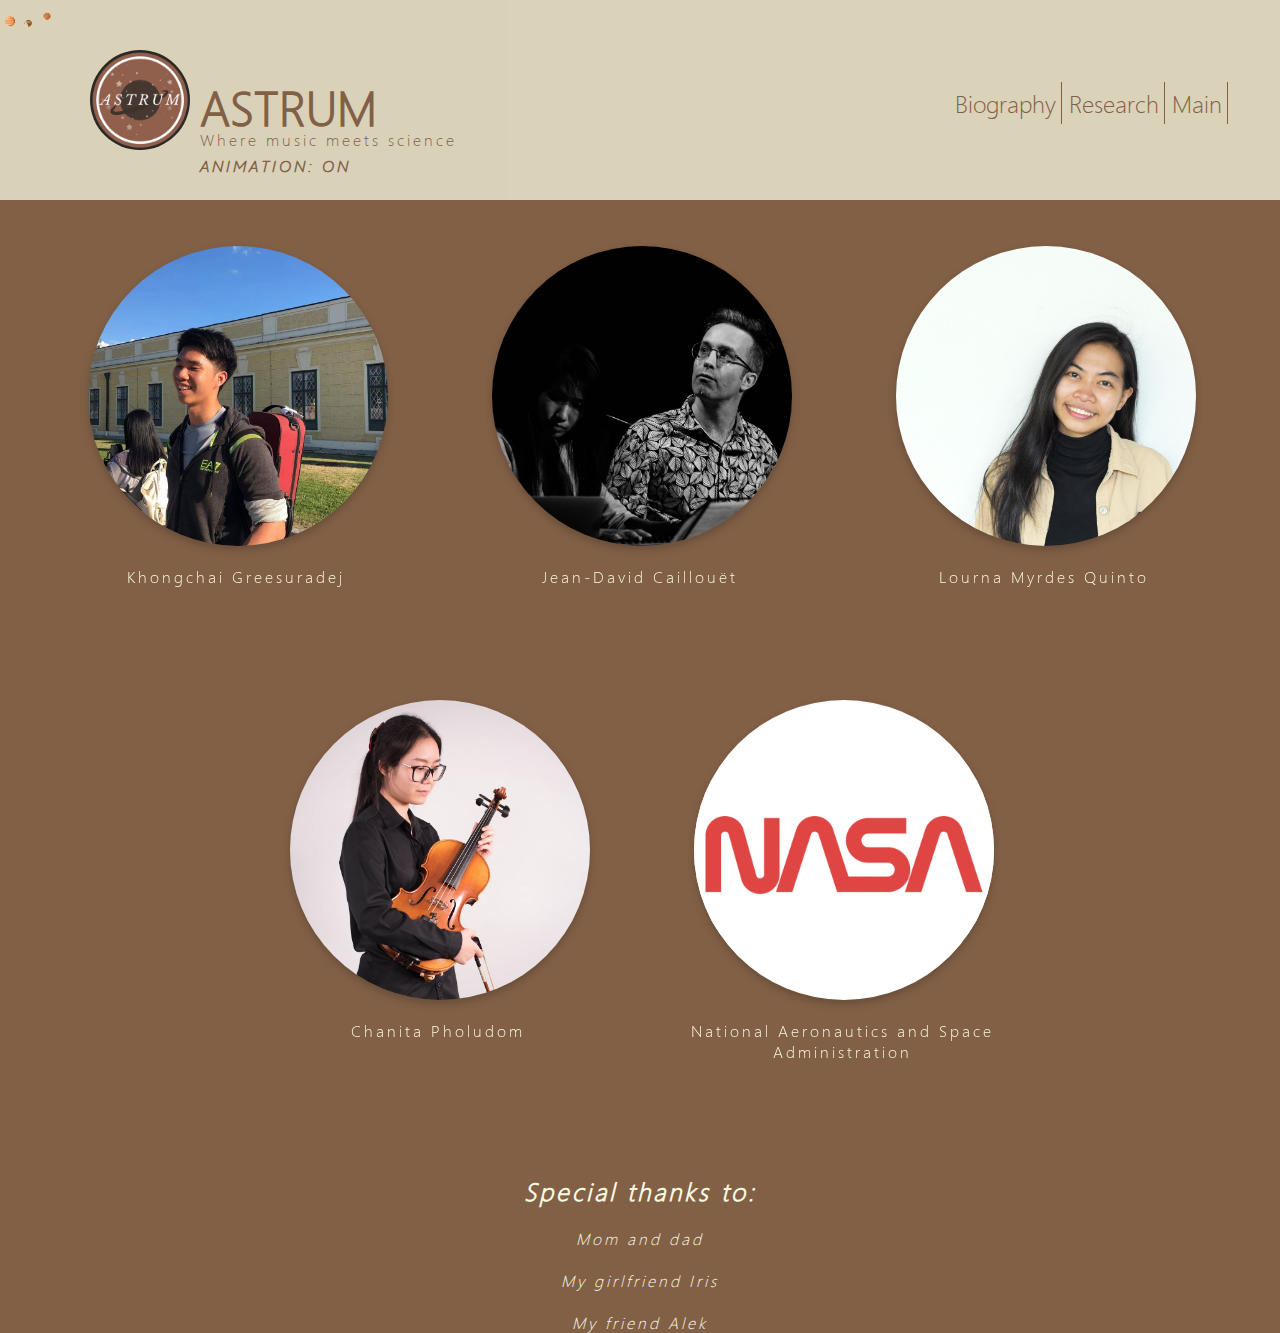
<file: credits.html>
<!DOCTYPE html>
<html lang="en" dir="ltr">
  <head>

    <meta name="viewport" content="width=device-width, initial-scale=1" charset="utf-8">
    <link rel="stylesheet" href="style.css">
    <link rel="icon" href="pictures/webiconfinal.png" type="image/png">
    <title>ASTRUM</title>
    <style media="screen"> 


    .fullName
    {
      margin: 0 auto;
    }

    p
    {
      font-family: WeblySleek;
      letter-spacing: 3px;
      font-weight: lighter;
      color:#F7F9E0;
      font-size: 16px;
      position: relative;
    }
    #mainSection
    {
        position: relative;
        display: block;
        height: 100%;
        width: 100%;

    }
    .titlepagename
    {
        position:relative;
    }
    body
    {
        overflow-y: scroll;
        height: 100vh !important;
    }
    .transitionbody
    {
        bottom: 100px;

    }
    .prof
    {
        height: 370px;
        text-align: center;
        display: inline-block;
        width: 320px;
        position: relative;
        margin: 40px;
        perspective: 1000px;

    }
    @media only screen and (max-width: 850px)
    {
      .prof
      {
        top: 63px !important;
        margin: 10px !important;
      }
      #footerDiv p
      {

        font-size: 16px !important;
        margin-left: 50px;
      }
      #specialThanks
      {
        font-size: 20px !important;

      }
      #footerDiv
      {
        text-align: left;
      }
    }
    .circMainClass
    {
      box-shadow: 0 4px 8px 0 rgba(0,0,0,0.2);
      position: absolute;
      border-radius: 50%;
      height: 300px;
      width: 300px;
      overflow: hidden;
      backface-visibility: hidden;
      -moz-backface-visibility: hidden;
      -webkit-backface-visibility: hidden;

    }
    .photos
    {
      width: 100%;
      position: relative;
      
    }

    .textContainer
    {
      display: block;
      position: absolute;
      text-align: center;
      margin-top: 20px;
      width: 100%;
    }
    .forFlip
    {
      margin-left: 12px;
      position: relative;
      height: 300px;
      transition: transform .9s, opacity .1s;
      transform:rotateX(0deg);
      transform-style: preserve-3d;
      -webkit-transform-style: preserve-3d;
    }
    #footerDiv
    {
      margin-bottom: 60px;
      position: relative;
      margin-top: 60px;
      font-style: italic;
    }
    #footerDiv p
    {
      font-size: 16px;
    }


    #Khong:hover #flipKhong
    {
      transform: rotateY(180deg);
      -webkit-transform: rotateY(180deg);
    }
    #Nasa:hover #flipNasa
    {
      transform: rotateY(180deg);
      -webkit-transform: rotateY(180deg);
    }
    #Lourna:hover #flipLourna
    {
      transform: rotateY(180deg);
      -webkit-transform: rotateY(180deg);

    }
    #Hong:hover #flipHong
    {
      transform: rotateY(180deg);
      -webkit-transform: rotateY(180deg);

    }
    #JD:hover #flipJD
    {
      transform: rotateY(180deg);
      -webkit-transform: rotateY(180deg);
    }
    .circForDescBack
    {
      transform: rotateY(180deg);
      -webkit-transform: rotateY(180deg);
      background-color: #F7F9E0;
      
    }
    .roleText
    {
      color: #826046;
    }


    </style>

  </head>
  <body class="aboutaudiobody" style="z-index: 10;">

<!--Cursor---------------------------------------------------------------------------------------->
<div class="planetsCursorContainer">
  <div id ="mercuryCursor" class="planetsCursor"></div>
</div>
<div class="planetsCursorContainer">
  <div id ="earthCursor" class="planetsCursor"></div>
</div>
<div class="planetsCursorContainer">
  <div id ="marsCursor" class="planetsCursor"></div>
</div>
<!--Cursor---------------------------------------------------------------------------------------->

<!--hamburgerbar----------------------------------------------------------------------------------->
<div id="hamburger">
  <label for="" id="hamburgerActivate">&#9776;</label>

  <div id="sidebarMobile">
      <div id="menuMobileList" >
          <br>
          <a href="biography.html">BIO</a>
          <br>
          <a href="research.html">RESEARCH</a>
          <br>
          <a href="index.html">MAIN</a>
      </div>
  </div>
</div>
<!--hamburgerbar----------------------------------------------------------------------------------->


    <h1 class="titlepagename">
      <div id="titlepagetext">
        <a href="index.html">ASTRUM</a>
      </div>
    </h1>
    <br>
    <div style="display: inline-block">
      <p id="subtitle" >Where music meets science <br><span id="turnOffAnim">ANIMATION: ON</span></p>
    </div>

    <table id="topnavtab" class="menuDisappear">
      <tr>
        <th class="tableheader"><a href="biography.html">Biography</a></th>
        <th class="tableheader"><a href="research.html">Research</a></th>
        <th class="tableheader"><a href="index.html">Main</a></th>
      </tr>
    </table>
    <a href="index.html"><img id="logo" src="pictures/webiconfit.png" style="height: 100px; width: 100px; border-radius: 50%;"></a>
    

    

    <div id="indexsubbody"class="transitionbody" style="position: relative;">
          
        <div id="mainSection">

            <div class="prof"id="Khong">
              <div class="forFlip" id="flipKhong">
                <div class="circMainClass circForPeople" >
                  <img class="photos" src="pictures/peoplePhotos/Khong.jpg" >
                </div>
                <div class="circMainClass circForDescBack" id="khongBack">
                  <p class="roleText">
                    <br>
                    <br>
                    <br>
                    <br>
                    
                    Performer
                    <br>
                    <br>
                    Composer
                    <br>
                    <br>
                    Developer
                  </p>
                </div>
              </div>
              <div class="textContainer">
                <p class="fullName">
                  Khongchai Greesuradej
                </p>
              </div>     
            </div>

            <!------------------------------------------------------------------------------------------------>
            <div class="prof"id="JD">
              <div class="forFlip" id="flipJD">
                <div class="circMainClass circForPeople" >
                  <img class="photos" src="pictures/peoplePhotos/JD.jpg" style="width: 200%">
                </div>
                <div class="circMainClass circForDescBack" id="jdBack" >
                  <p class="roleText">
                    <br>
                    <br>
                    <br>
                    <br>   
                    <br>   
                    Instructor
                    <br>
                    <br>
                    Advisor
                    <br>
                    <br>
                    <br>
                  </p>

                </div>
              </div>
              <div class="textContainer">
                <p class="fullName">
                  Jean-David Caillouët
                </p>
              </div>     
            </div>
            <!------------------------------------------------------------------------------------------------>

            <div class="prof"id="Lourna">
              <div class="forFlip" id="flipLourna">
                <div class="circMainClass circForPeople" >
                  <img class="photos" src="pictures/peoplePhotos/Lourna.jpg" style="position: relative; top: -125px">
                </div>
                <div class="circMainClass circForDescBack" id="lournaBack">
                  <p class="roleText" style="font-size: 18px;">
                    <br>
                    <br>
                    <br>
                    <br>
                    <br>
                    Storywriter
                    <br>
                    <br>
                    <br>
                  </p>

                </div>
              </div>
              <div class="textContainer">
                <p class="fullName">
                  Lourna Myrdes Quinto
                </p>
              </div>     
            </div>
            <!------------------------------------------------------------------------------------------------>

            <div class="prof"id="Hong">
              <div class="forFlip" id="flipHong">
                <div class="circMainClass circForPeople" >
                  <img class="photos" src="pictures/peoplePhotos/Hong.jpg" >
                </div>
                <div class="circMainClass circForDescBack" id="hongBack">
                  <p class="roleText" style="font-size: 18px;">
                    <br>
                    <br>
                    <br>
                    <br>
                    <br>
                    Art Assets Designer
                    <br>
                    <br>
                    <br>
                  </p>

                </div>
              </div>
              <div class="textContainer">
                <p class="fullName">
                  Chanita Pholudom
                </p>
              </div>     
            </div>
<!--------------------------------------------------------------------------------------------------------------->

            <div class="prof"id="Nasa">
              <div class="forFlip" id="flipNasa">
                <div class="circMainClass circForPeople" style="background-color: white;">
                  <img class="photos" src="pictures/NasaLogo.png" style="position: relative; top: 80px;">
                </div>
                <div class="circMainClass circForDescBack" id="hongBack">
                  <p class="roleText" style="font-size: 18px;">
                    <br>
                    <br>
                    <br>
                    <br>
                    <br>
                    Images and the interactive NASA's Eyes
                    <br>
                    <br>
                    <br>
                  </p>

                </div>
              </div>
              <div class="textContainer">
                <p class="fullName">
                  National Aeronautics and Space Administration
                </p>
              </div>     
            </div>



        </div>

        <div id="footerDiv">
            <p><span id="specialThanks" style="font-size: 25px; font-weight: bold">Special thanks to:</span> <br><br>
            Mom and dad<br><br>
            My girlfriend Iris<br><br>
            My friend Alek
          </p>
        </div>

    </div>
    

    <script src="hamburgerbarscript.js"></script>
    <script src="https://ajax.googleapis.com/ajax/libs/jquery/3.5.1/jquery.min.js"></script>
    <script src="followcursor.js"></script>

    
  </body>
  <script type="text/javascript">
  /*
    $("#Khong").mouseover(() => {setTimeout(() => {$("#khongBack").css({opacity: 1});}, 200)})
    $("#Khong").mouseleave(() => {setTimeout(() => {$("#khongBack").css({opacity: 0});}, 360)})

    $("#JD").mouseover(() => {setTimeout(() => {$("#jdBack").css({opacity: 1});}, 200)})
    $("#JD").mouseleave(() => {setTimeout(() => {$("#jdBack").css({opacity: 0});}, 360)})

    $("#Lourna").mouseover(() => {setTimeout(() => {$("#lournaBack").css({opacity: 1});}, 200)})
    $("#Lourna").mouseleave(() => {setTimeout(() => {$("#lournaBack").css({opacity: 0});}, 360)})

    $("#Hong").mouseover(() => {setTimeout(() => {$("#hongBack").css({opacity: 1});}, 200)})
    $("#Hong").mouseleave(() => {setTimeout(() => {$("#hongBack").css({opacity: 0});}, 360)})
  

    var flipElems = document.querySelectorAll(".forFlip");
    for (var i = 0; i < flipElems.length; i++)
    {
      flipElems[i].addEventListener("touchstart", touchOn, true);
      flipElems[i].addEventListener("touchend", touchOff, true);
    }

    function touchOn()
    {

    }

    function touchOff()
    {

    }
      */

  </script>
</html>
</file>
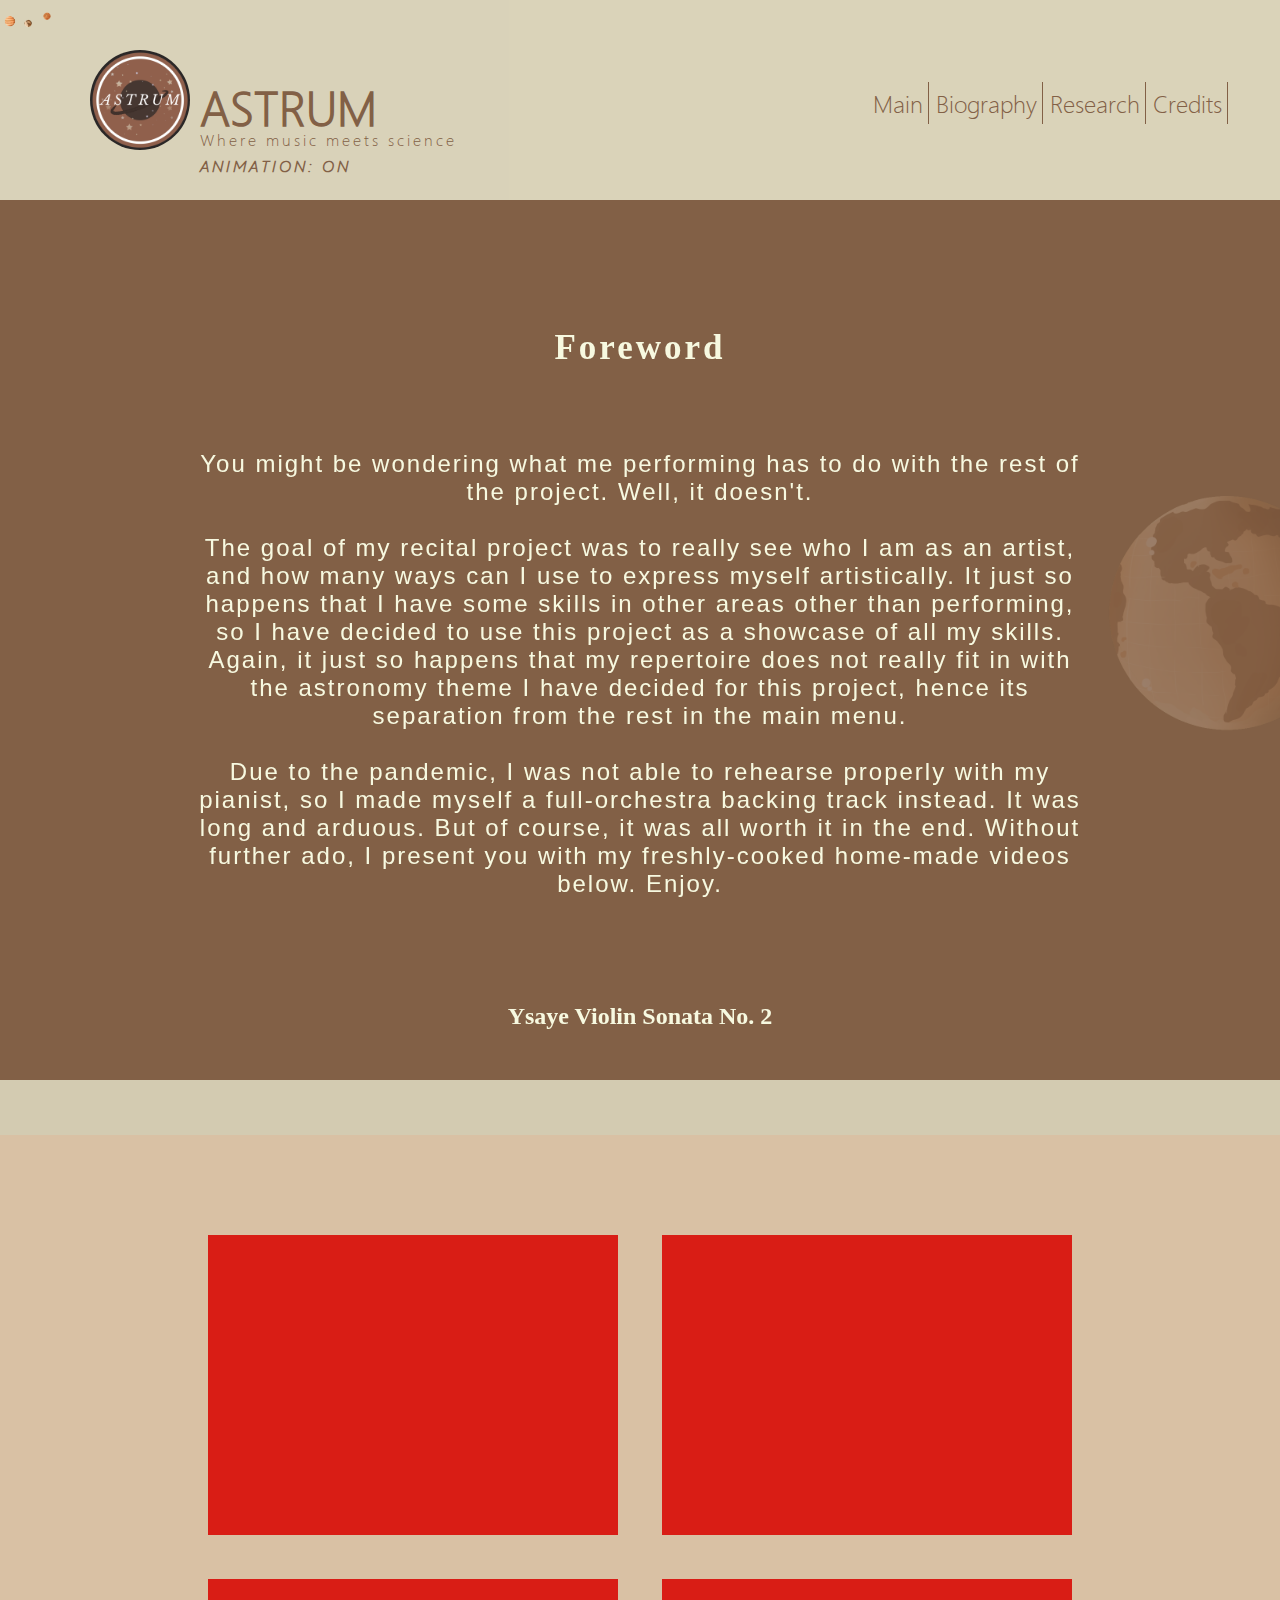
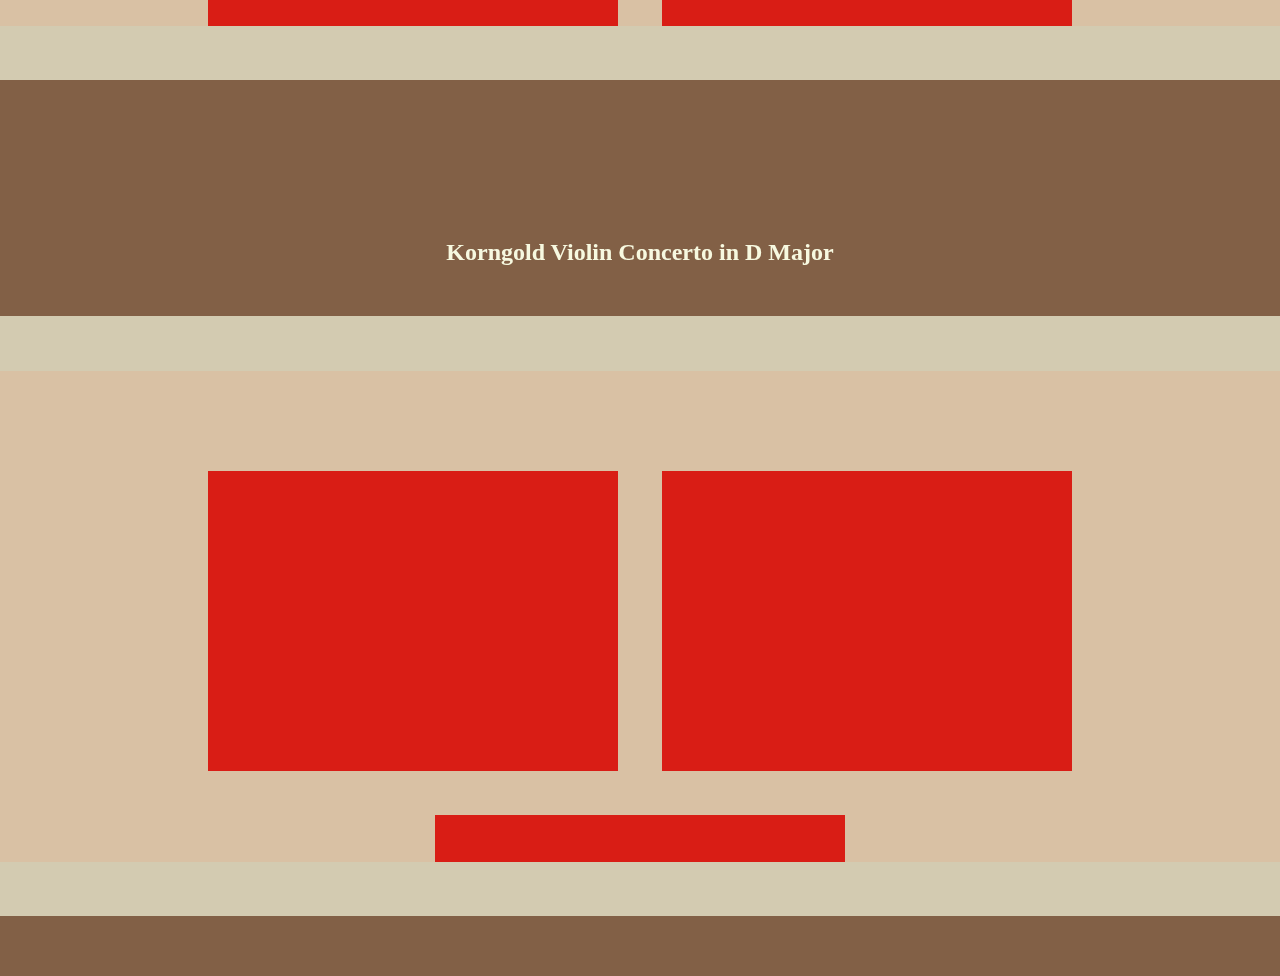
<file: performance.html>
<!DOCTYPE html>
<html lang="en" dir="ltr">
  <head>

    <meta name="viewport" content="width=device-width, initial-scale=1" charset="utf-8">
    <link rel="stylesheet" href="style.css">
    <link rel="stylesheet" href="starsEffects.css">
    <link rel="icon" href="pictures/webiconfinal.png" type="image/png">
    <title>ASTRUM</title>
    <style media="screen"> 
    h6
    {
      color: #F7F9E0;
      letter-spacing: 3px;
      font-size: 35px;
    }
    .mainParagraph
    {
      width: 70%;
      letter-spacing: 3px;
      font-size: 1.5rem;
      text-align: center;
      margin: 0 auto;
      color: #F7F9E0;
      font-family: 'Segoe UI', Tahoma, Geneva, Verdana, sans-serif;
      font-weight:lighter;
    }
    .videosSection
    {
      margin-top: 50px;
      background-color: #F7F9E0;
      width: 100%;
      height: 600px;
      opacity: 0.7;
    }
    .videoTitle
    {
     
      font-size: 1.5rem;
      font-weight: bold;
      color: #F7F9E0;
      margin-top: 105px;
    }
    .iframesContainer
    {
      background-color: blanchedalmond;
      display: block;
      margin: 0;
      position: relative;
      top: 50%;
      -ms-transform: translateY(-50%);
      transform: translateY(-50%);
      width: 100%;
      height: 491px;
      overflow-y: scroll;
    }
    iframe
    {
      background-color: red;
      display: inline-block;
      width: 410px;
      position: relative;
      -ms-transform: translateY(-50%);
      transform: translateY(-50%);
      top: 47%;
      height: 300px;
      margin: 20px;
 
    }

    

    </style>

  </head>
  <body> 

<!--Cursor---------------------------------------------------------------------------------------->
<div class="planetsCursorContainer">
  <div id ="mercuryCursor" class="planetsCursor"></div>
</div>
<div class="planetsCursorContainer">
  <div id ="earthCursor" class="planetsCursor"></div>
</div>
<div class="planetsCursorContainer">
  <div id ="marsCursor" class="planetsCursor"></div>
</div>
<!--Cursor---------------------------------------------------------------------------------------->

<!--hamburgerbar----------------------------------------------------------------------------------->
<div id="hamburger">
  <label for="" id="hamburgerActivate">&#9776;</label>

  <div id="sidebarMobile">
        <div id="menuMobileList" >
            <br>
            <a href="index.html">MAIN</a>
            <br>
            <a href="biography.html">BIO</a>
            <br>
            <a href="research.html">RESEARCH</a>
            <br>
            <a href="credits.html">CREDITS</a>
        </div>
    </div>
  </div>
</div>
<!--hamburgerbar----------------------------------------------------------------------------------->

<div class="planetsDecorContainer" data-rate="0.7">
  <div id="planetDecorVI" class="planetDecors">

  </div>
</div>


    <h1 class="titlepagename">
      <div id="titlepagetext">
        ASTRUM
      </div>
    </h1>
    
    <br>

      <p id="subtitle" >Where music meets science <br><span id="turnOffAnim">ANIMATION: ON</span></p>



    <table id="topnavtab" class="menuDisappear">
      <tr>
        <th class="tableheader"><a href="index.html">Main</a></th>
        <th class="tableheader"><a href="biography.html">Biography</a></th>
        <th class="tableheader"><a href="research.html">Research</a></th>
        <th class="tableheader"><a href="credits.html">Credits</a></th>
      </tr>
    </table>
    <a href="index.html">
      <img id="logo" src="pictures/webiconfit.png" style="height: 100px; width: 100px; border-radius: 50%;">
    </a>
   


    <div class="transitionbody" style="position: relative; top: -60px;">

      
      <h6>
        Foreword
      </h6>

      <div class="mainParagraph">
        <p>
          You might be wondering what me performing has to do with the rest of the project.
          Well, it doesn't.
          <br>
          <br>
          
          The goal of my recital project was to really see who I am as an artist, and how many ways can I use to express myself artistically. 
          It just so happens that I have some skills in other areas other than performing, 
          so I have decided to use this project as a showcase of all my skills. Again, it just so happens that my repertoire does not really fit in with the astronomy theme I have decided for this project, hence its separation from the rest in the main menu. 
          <br><br>
          Due to the pandemic, I was not able to rehearse properly with my pianist, so I made myself a
          full-orchestra backing track instead. It was long and arduous. But of course, it was all worth it in the end. Without 
          further ado, I present you with my freshly-cooked home-made videos below. Enjoy.
        </p>
    


      </div>
      <div class="videoTitle">
        Ysaye Violin Sonata No. 2
      </div>
        <section class="videosSection">
          <div class="iframesContainer">
            <iframe src="https://www.youtube.com/embed/rQfShCvOs1A" frameborder="0">

            </iframe>
            <iframe src="https://www.youtube.com/embed/LVNZXw3nFYU" frameborder="0">
              
            </iframe>
            <iframe src="https://www.youtube.com/embed/1TyDuL8NQKg" frameborder="0">
              
            </iframe>
            <iframe src="https://www.youtube.com/embed/id5-kduqA-g" frameborder="0">
              
            </iframe>
            
          </div>

        </section>
        <br><br><br>
        <div class="videoTitle">
          Korngold Violin Concerto in D Major
        </div>
        <section class="videosSection">

          <div class="iframesContainer">
            <iframe src="https://www.youtube.com/embed/b-5LxvK6WbI" frameborder="0">

            </iframe>
            <iframe src="https://www.youtube.com/embed/-SDTj7hrIVI" frameborder="0">
              
            </iframe>
            <iframe src="https://www.youtube.com/embed/XbfPxnDRVB0" frameborder="0">
              
            </iframe>

          </div>

        </section>



    </div>



    

    <script src="hamburgerbarscript.js"></script>
    <script src="https://ajax.googleapis.com/ajax/libs/jquery/3.5.1/jquery.min.js"></script>
    <script src="followcursor.js"></script>
    <script src="scrollForPlanets.js"></script>
<!---->

    
  </body>
</html>
</file>
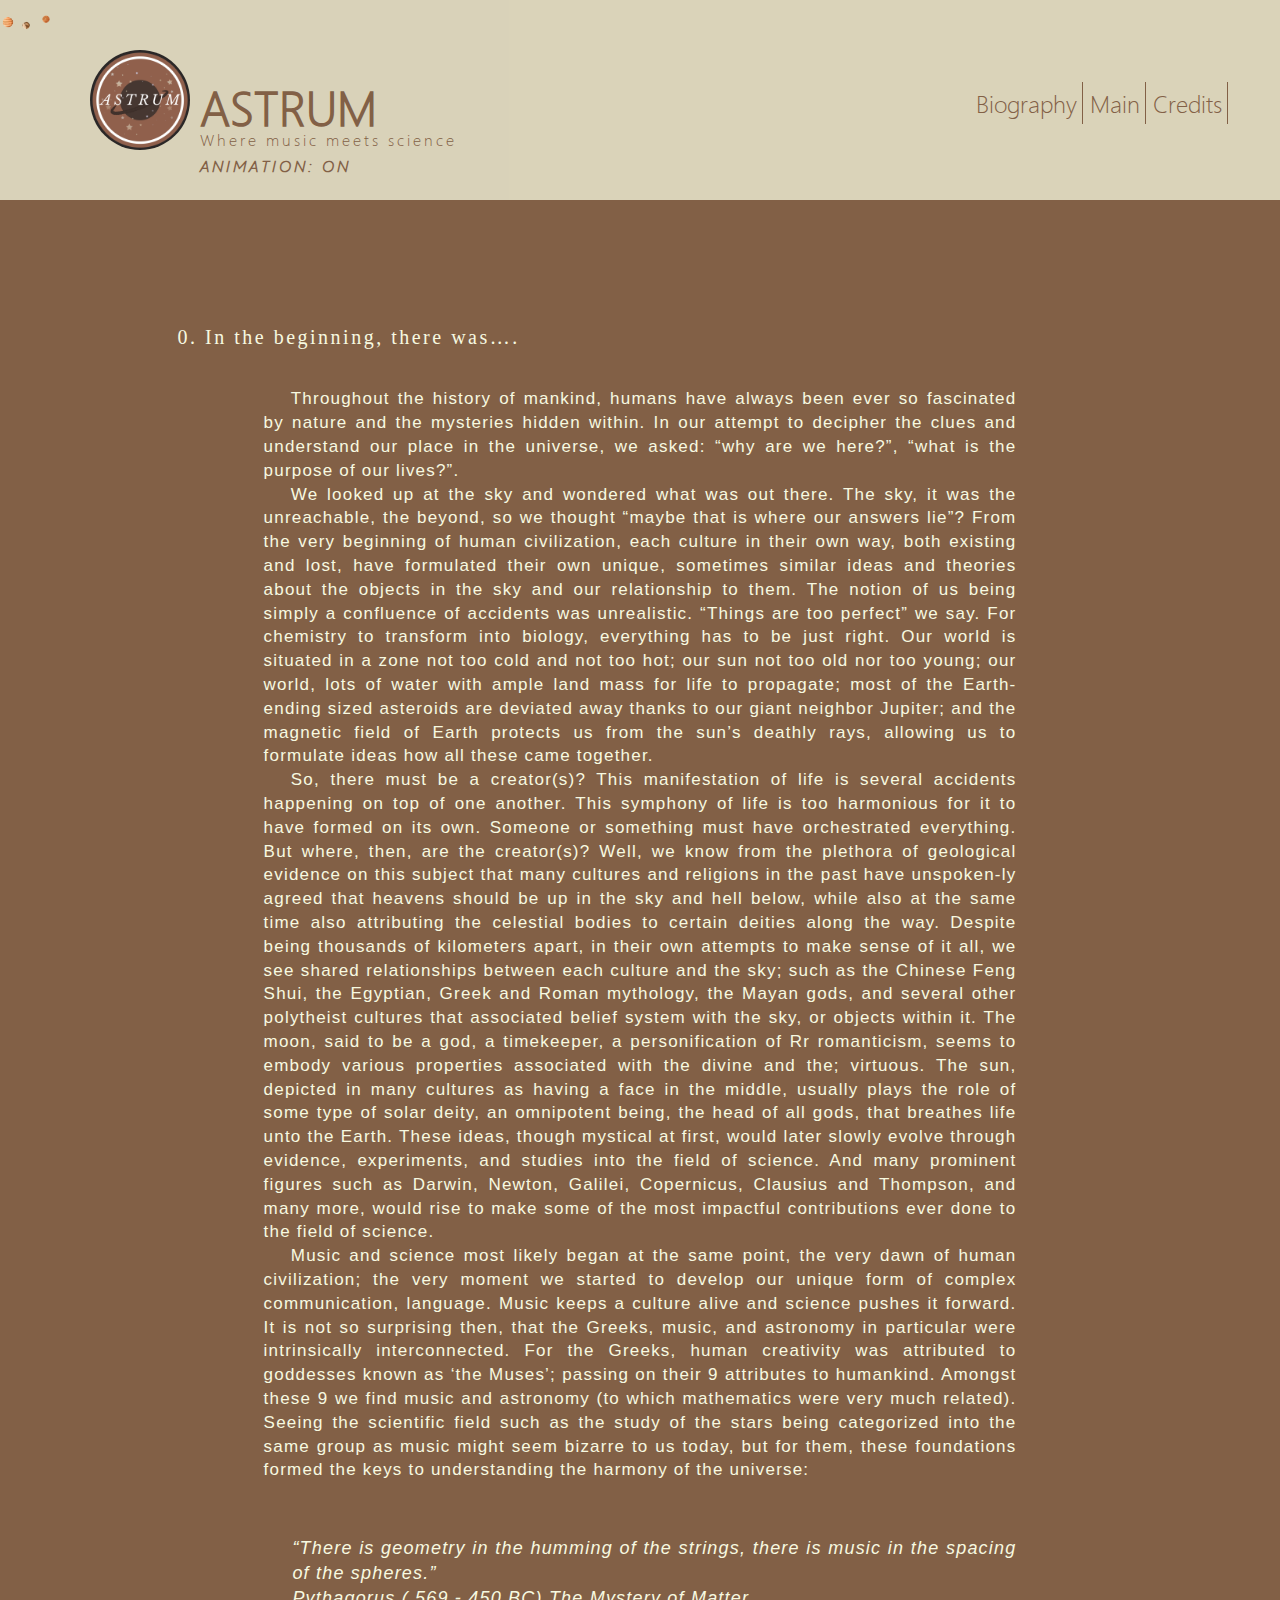
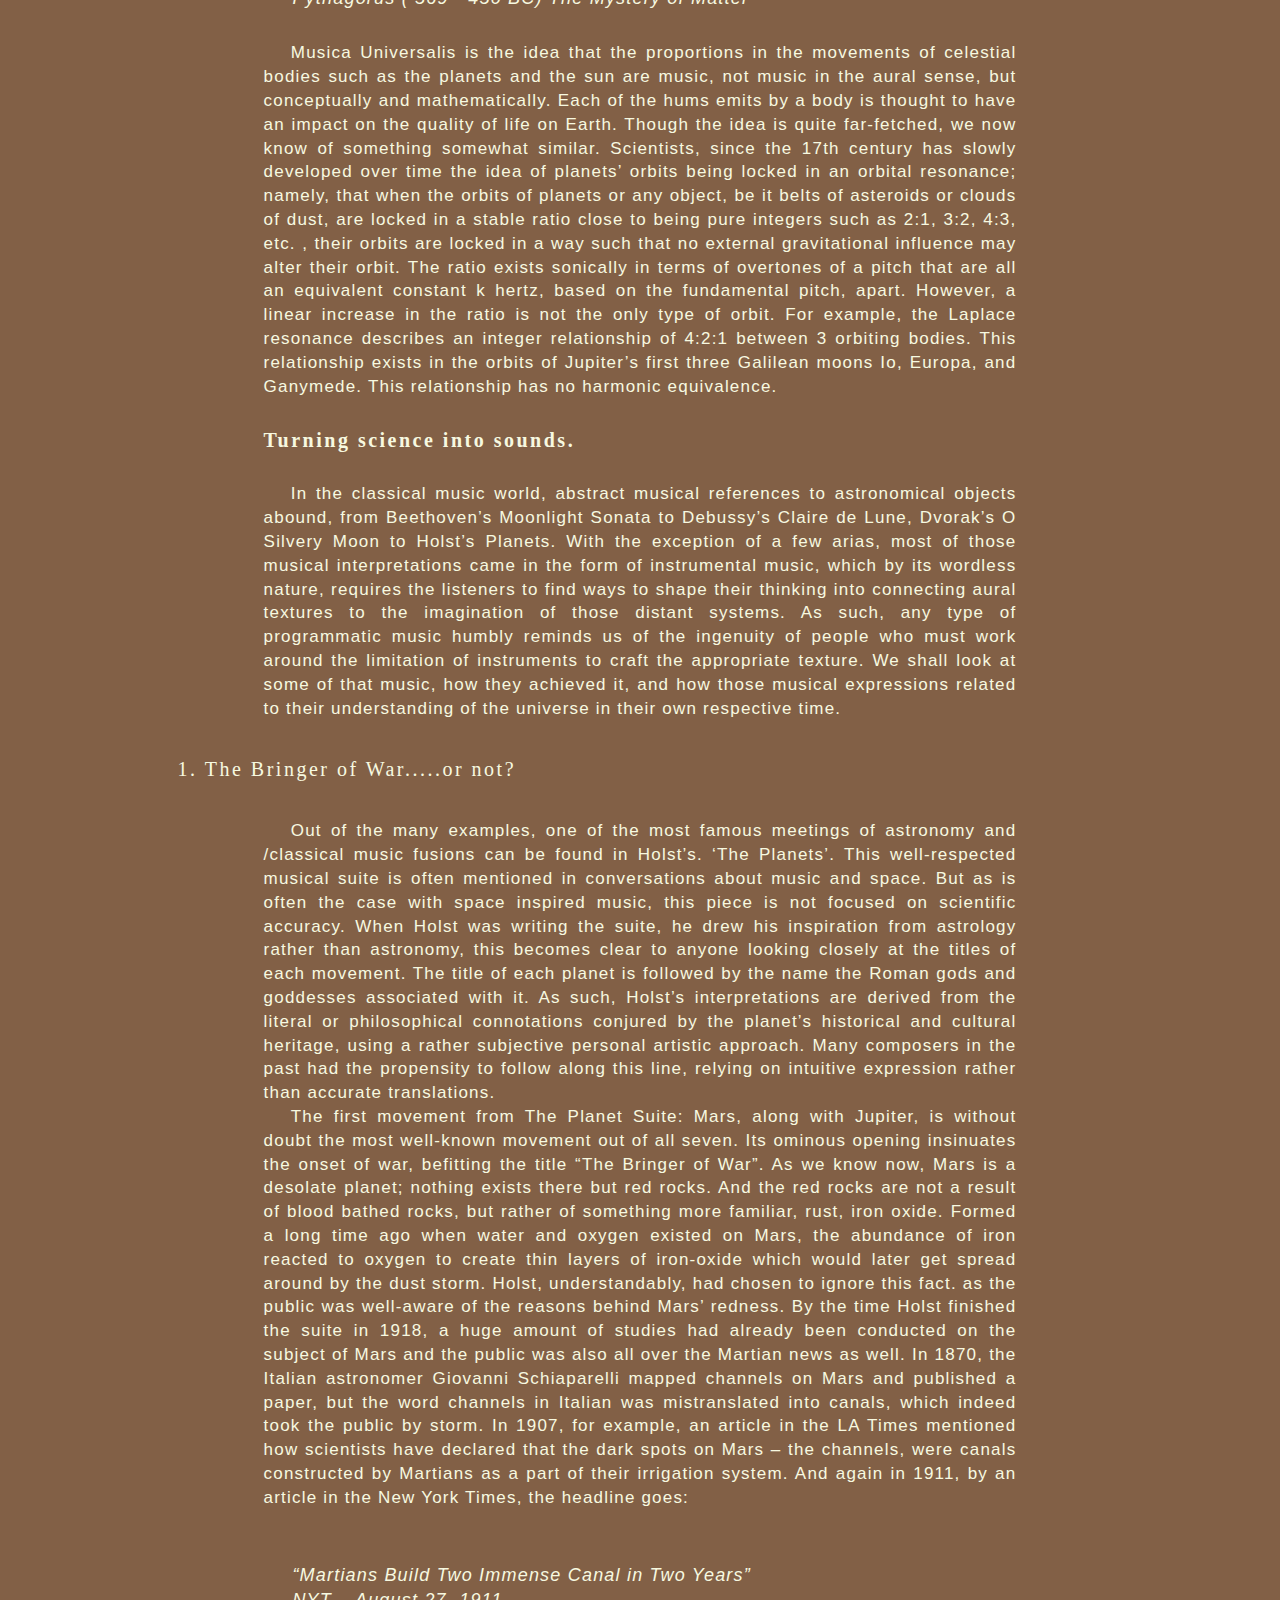
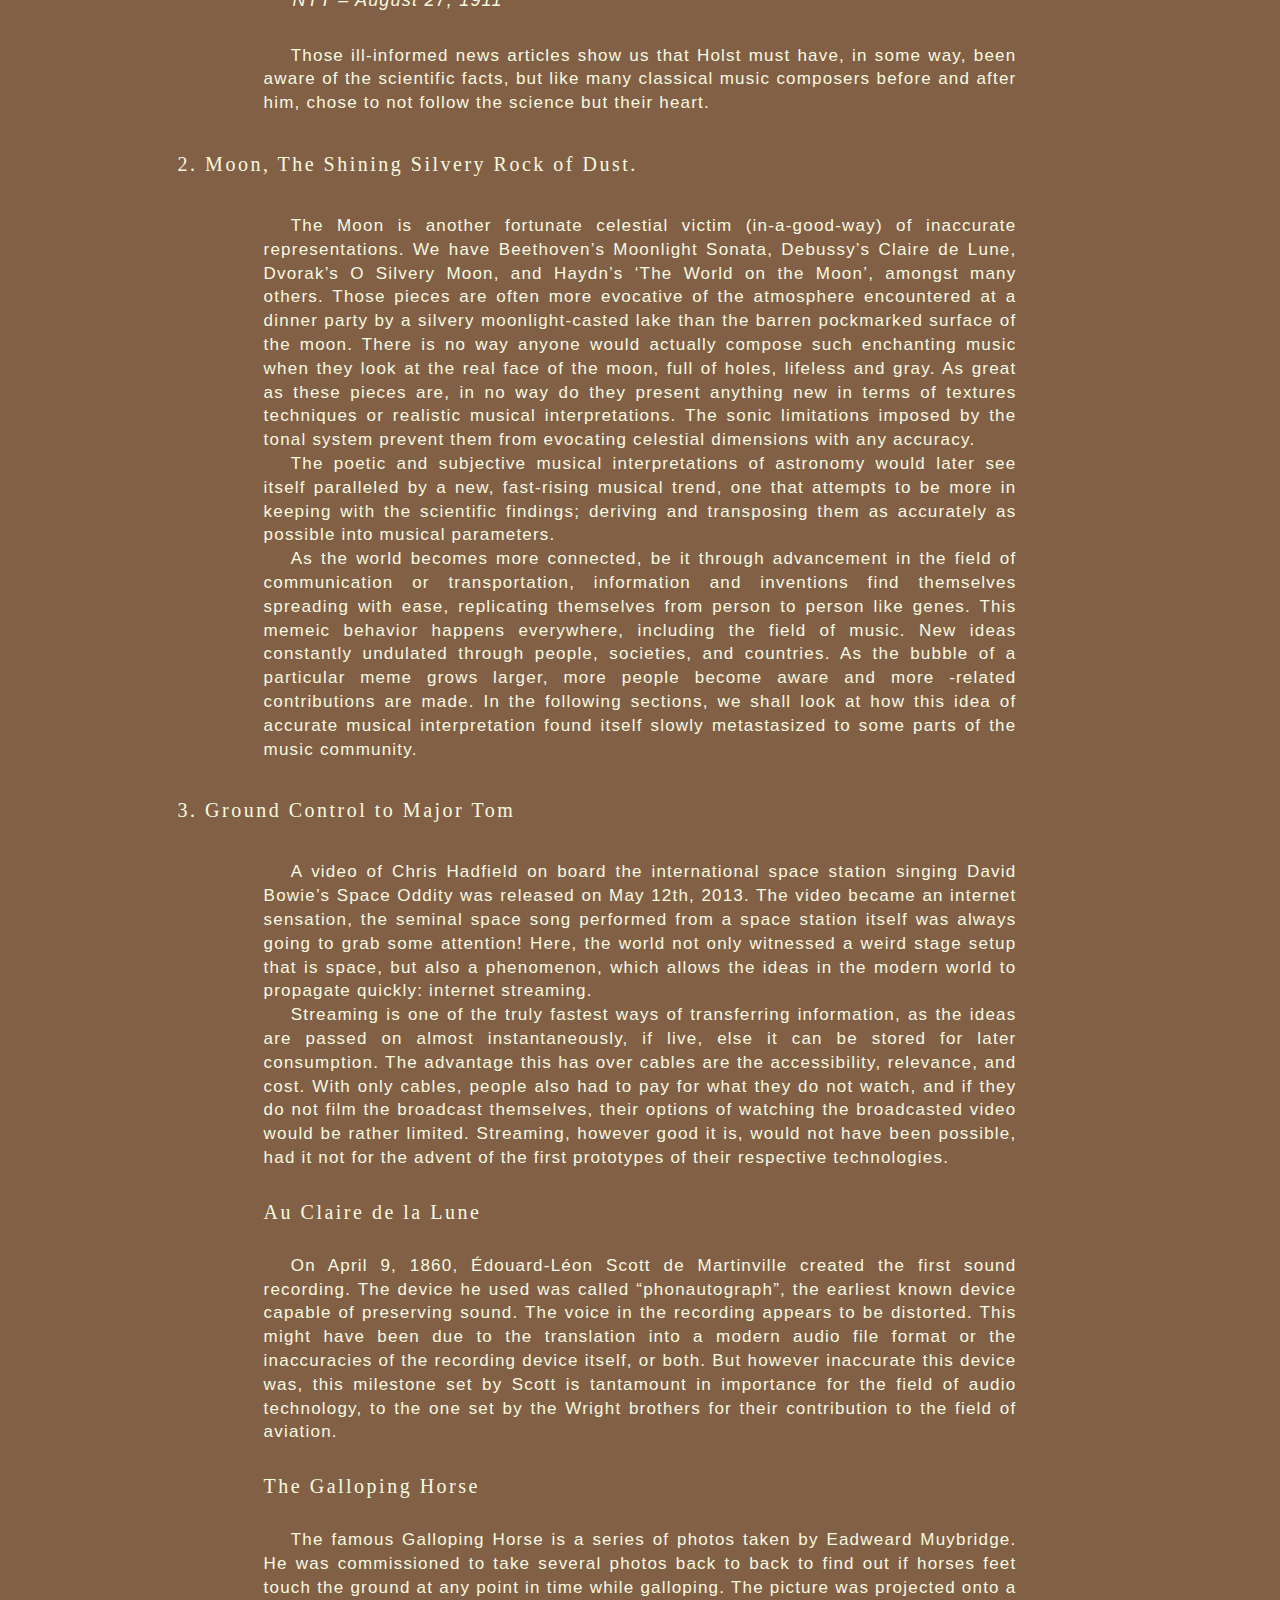
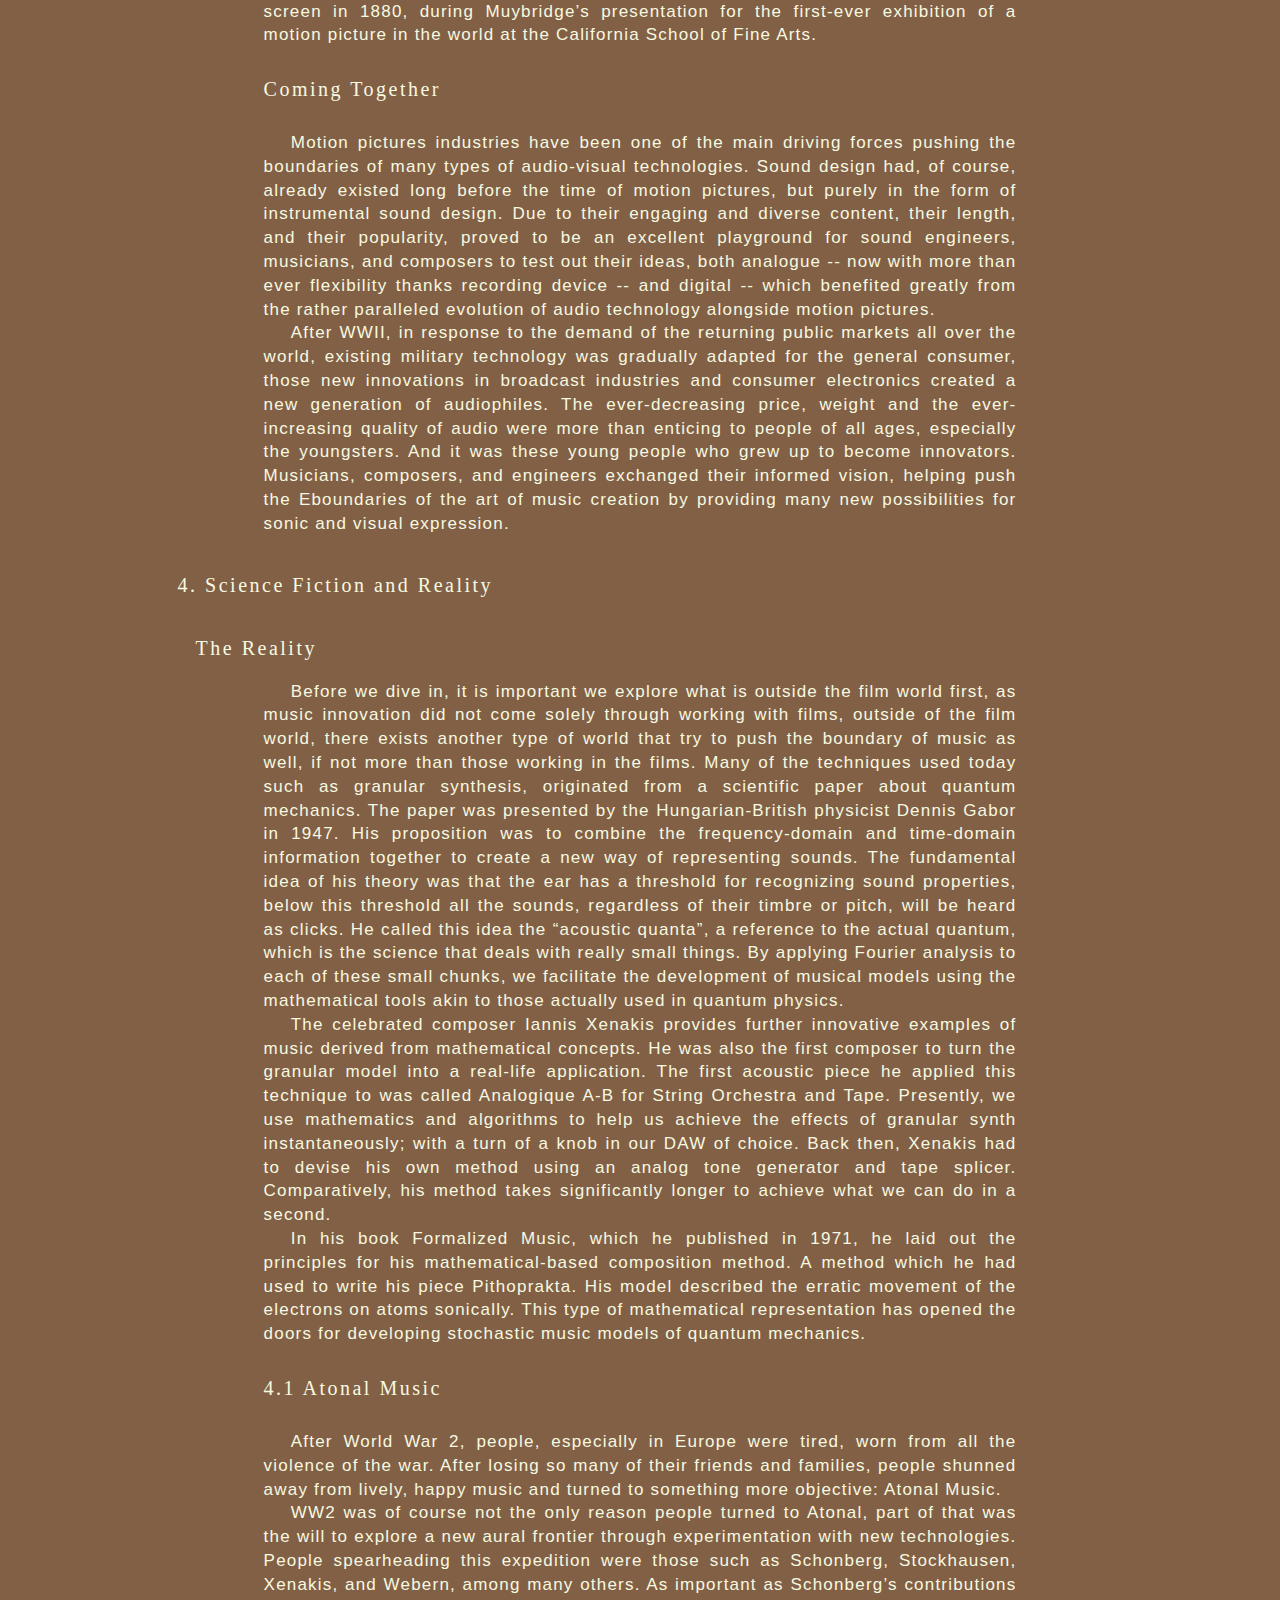
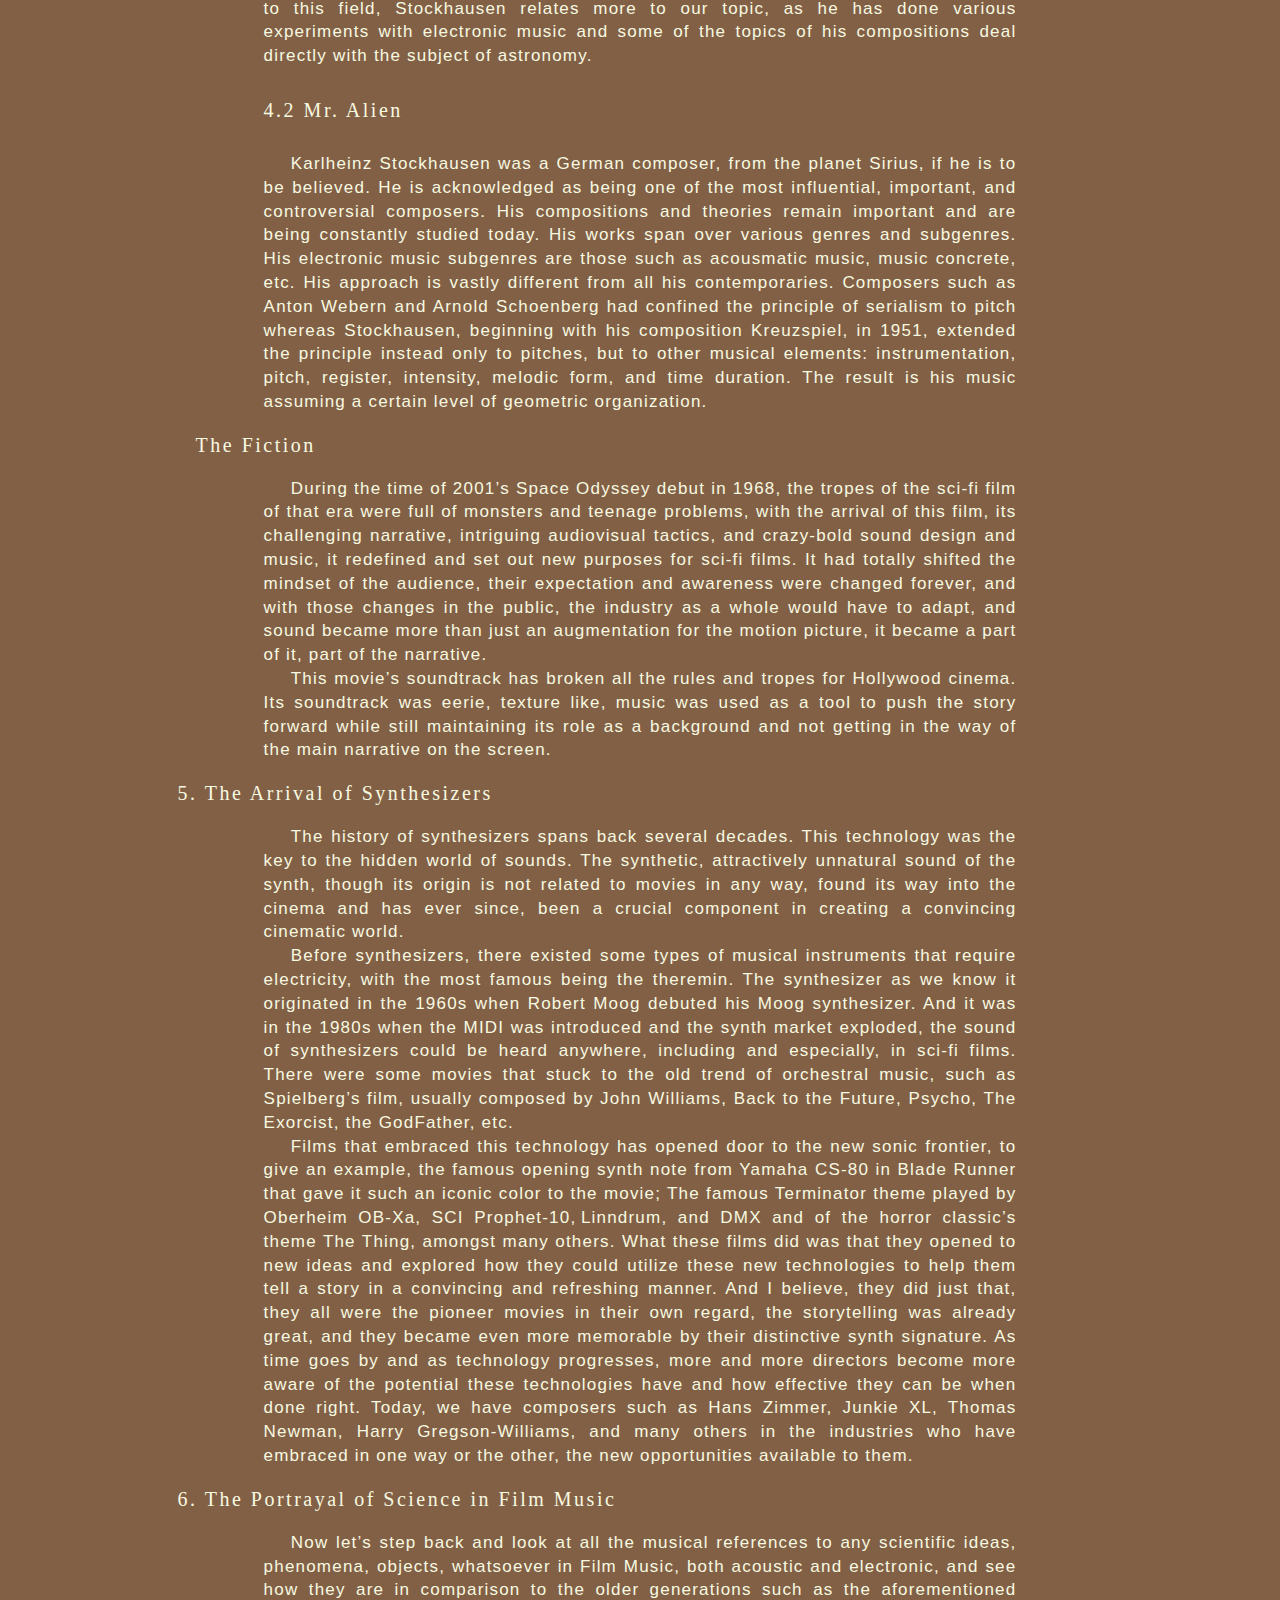
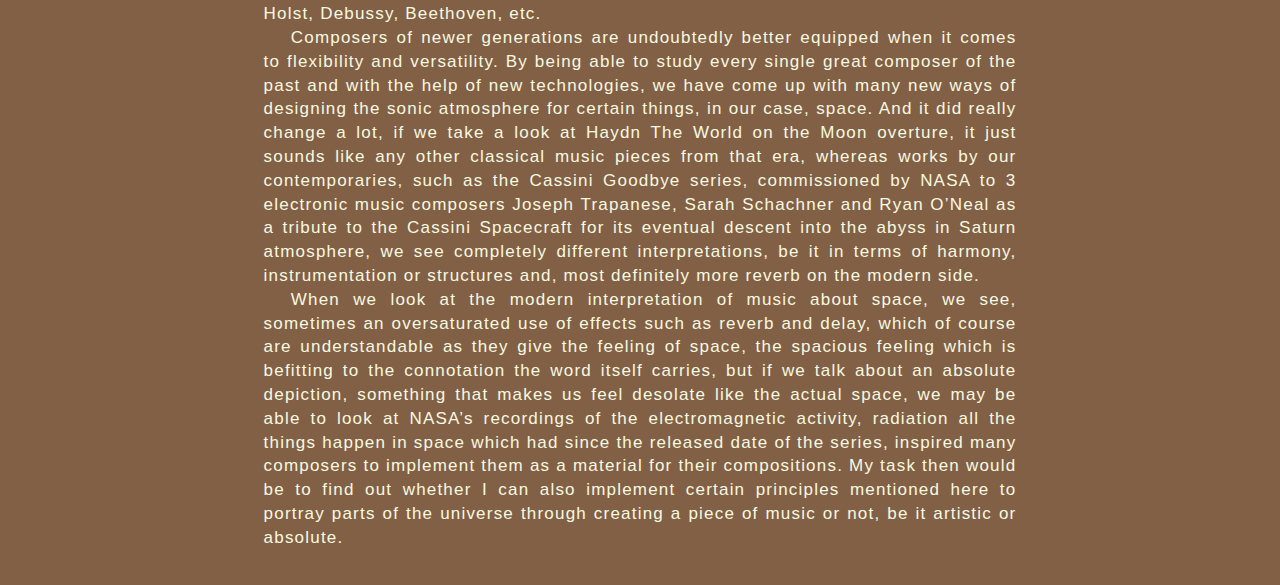
<file: research.html>
<!DOCTYPE html>
<html lang="en" dir="ltr">
  <head>

    <meta name="viewport" content="width=device-width, initial-scale=1" charset="utf-8">
    <link rel="stylesheet" href="style.css">
    <link rel="stylesheet" href="starsEffects.css">
    <link rel="icon" href="pictures/webiconfinal.png" type="image/png">
    <title>ASTRUM</title>
    <style media="screen"> 
    @media only screen and (max-width: 850px)
    {
        .transitionbody
        {
            margin-left: 5% !important;
            margin-right: 5% !important;
        }
        .paragraph
        {
            margin-left: 20px !important;
            margin-right: 20px !important;
        }
        .subtitle
        {
            margin-left: 20px !important;
            margin-right: 20px !important;
        }
    }
    .topicMain
    {
        font-family: Georgia, 'Times New Roman', Times, serif;
        color: #F7F9E0;
        font-size: 20px;
        text-align: left;
        letter-spacing: 2.5px;
        text-indent: 1.2em;
        margin-bottom: 20px;
        margin-top:20px;
    }
    .paragraph
    {
        
        text-align: justify;
        text-justify: inter-word;
        font-weight: lighter;
        margin-left: 110px;
        font-size: 17px;
        margin-right: 110px;
        text-indent: 1.6em;
        letter-spacing: 1.2px;
        font-family: 'Segoe UI', Tahoma, Geneva, Verdana, sans-serif;
        color: #F7F9E0;
        line-height: 1.4;
    }
    .quoteblock
    {
        text-indent: 0 !important;
        font-style:italic;
        font-size: 18px;
        margin-top: 30px;
        margin-bottom: 30px;
        margin-left: 1.6em;
        display: inline-block;
    }
    .subtitle
    {
        text-align: left;
        margin-left: 110px;
        font-size: 20px;
        margin-right: 110px;
        margin-top: 30px;
        margin-bottom: 30px; 
        letter-spacing: 2.5px;
        font-family: Georgia, 'Times New Roman', Times, serif;
        color: #F7F9E0;
        line-height: 1.2;
    }
    .topicSub
    {
        font-family: Georgia, Georgia, 'Times New Roman', Times, serif;
        color: #F7F9E0;
        font-size: 20px;
        text-align: left;
        letter-spacing: 2.5px;
        text-indent: 2.1em;
        margin-bottom: 20px;
        margin-top:20px;  
    }
    

    </style>

  </head>
  <body> 

<!--Cursor---------------------------------------------------------------------------------------->
<div class="planetsCursorContainer">
  <div id ="mercuryCursor" class="planetsCursor"></div>
</div>
<div class="planetsCursorContainer">
  <div id ="earthCursor" class="planetsCursor"></div>
</div>
<div class="planetsCursorContainer">
  <div id ="marsCursor" class="planetsCursor"></div>
</div>
<!--Cursor---------------------------------------------------------------------------------------->

<!--hamburgerbar----------------------------------------------------------------------------------->
<div id="hamburger">
  <label for="" id="hamburgerActivate">&#9776;</label>

  <div id="sidebarMobile">
      <div id="menuMobileList" >
          <br>
          <a href="biography.html">BIO</a>
          <br>
          <a href="index.html">MAIN</a>
          <br>
          <a href="credits.html">CREDITS</a>
          
      </div>
  </div>
</div>
<!--hamburgerbar----------------------------------------------------------------------------------->



    <h1 class="titlepagename">
      <div id="titlepagetext">
        ASTRUM
      </div>
    </h1>
    
    <br>

      <p id="subtitle" >Where music meets science <br><span id="turnOffAnim">ANIMATION: ON</span></p>



    <table id="topnavtab" class="menuDisappear">
      <tr>
        <th class="tableheader"><a href="biography.html">Biography</a></th>
        <th class="tableheader"><a href="index.html">Main</a></th>
        <th class="tableheader"><a href="credits.html">Credits</a></th>

      </tr>
    </table>
    <a href="index.html">
        <img id="logo" src="pictures/webiconfit.png" style="height: 100px; width: 100px; border-radius: 50%;">
    </a>
    <div class="transitionbody" style="position: relative; margin-left: 12%; margin-right: 12%; text-align: center">
        <div >
            <div class="topicMain"> 0. In the beginning, there was…. </div>
            <br>
            <div class="paragraph">
                Throughout the history of mankind, humans have 
                always been ever so fascinated by nature and the mysteries hidden within. 
                In our attempt to decipher the clues and understand our place in the universe, we asked: 
                “why are we here?”, “what is the purpose of our lives?”.
            </div>
            
            <div class="paragraph">
                We looked up at the sky and wondered what was out there. 
                The sky, it was the unreachable, the beyond, so we thought “maybe that is where our answers lie”? From the very beginning of 
                human civilization, each culture in their own way, both existing and lost, have formulated their own unique, sometimes similar 
                ideas and theories about the objects in the sky and our relationship to them. The notion of us being simply a confluence of accidents 
                was unrealistic. “Things are too perfect” we say. For chemistry to transform into biology, everything has to be just right. Our world 
                is situated in a zone not too cold and not too hot; our sun not too old nor too young; our world, lots of water with ample land mass for
                life to propagate; most of the Earth-ending sized asteroids are deviated away thanks to our giant neighbor Jupiter; and the magnetic field 
                of Earth protects us from the sun’s deathly rays, allowing us to formulate ideas how all these came together. 
            </div>

            <div class="paragraph">
                So, there must be a creator(s)? This manifestation of life is several accidents happening on top of one another. 
                This symphony of life is too harmonious for it to have formed on its own. Someone or something must have orchestrated everything.
                 But where, then, are the creator(s)? Well, we know from the plethora of geological evidence on this subject that many cultures and 
                 religions in the past have  unspoken-ly agreed that heavens should be up in the sky and hell below, while also at the same time also 
                 attributing the celestial bodies to certain deities along the way.  Despite being thousands of kilometers apart, in their own attempts
                  to make sense of it all, we see shared relationships between each culture and the sky; such as the Chinese Feng Shui, the Egyptian, 
                  Greek and Roman mythology, the Mayan gods, and several other polytheist cultures that associated belief system with the sky, or 
                  objects within it.  The moon, said to be a god, a timekeeper, a personification of Rr romanticism, seems to embody various properties 
                  associated with the divine and the; virtuous. The sun, depicted in many cultures as having a face in the middle, usually plays the role 
                  of some type of solar deity, an omnipotent being, the head of all gods, that breathes life unto the Earth. These ideas, though mystical 
                  at first, would later slowly evolve through evidence, experiments, and studies into the field of science. And many prominent figures 
                  such as Darwin, Newton, Galilei, Copernicus, Clausius and Thompson, and many more, would rise to make some of the most impactful 
                  contributions ever done to the field of science.
            </div>

            <div class="paragraph">
                Music and science most likely began at the same point, the very dawn 
                of human civilization; the very moment we started to develop our unique form of complex communication,
                 language.  Music keeps a culture alive and science pushes it forward. It is not so surprising then,  
                 that the Greeks, music, and astronomy in particular were intrinsically interconnected. For the Greeks,
                  human creativity was attributed to goddesses known as ‘the Muses’; passing on their 9 attributes to humankind. 
                  Amongst these 9 we find music and astronomy (to which mathematics were very much related). Seeing the scientific 
                  field such as the study of the stars being categorized into the same group as music might seem bizarre to us today, but for them, 
                   these foundations formed the keys to understanding the harmony of the universe: 
                <br><br>
                <span class="quoteblock">
                    <span>
                        “There is geometry in the humming of the strings, there is music in the spacing of the spheres.” <br>
                        Pythagorus ( 569 - 450 BC) The Mystery of Matter
                    </span>
                </span>
            </div>

            <div class="paragraph">
                Musica Universalis is the idea that the proportions in the movements of celestial bodies such as the
                 planets and the sun are music, not music in the aural sense, but conceptually and mathematically. 
                Each of the hums emits by a body is thought to have an impact on the quality of life on Earth. Though 
                the idea is quite far-fetched, we now know of something somewhat similar.  Scientists, since the 17th 
                century has slowly developed over time the idea of planets’ orbits being locked in an orbital resonance; 
                namely, that when the orbits of planets or any object, be it belts of asteroids or clouds of dust,  
                are locked in a stable ratio close to being pure integers such as 2:1, 3:2, 4:3, etc. , 
                their orbits are locked in a way such that no external gravitational influence may alter
                 their orbit. The ratio exists sonically in terms of overtones of a pitch that are all an 
                 equivalent constant k hertz, based on the fundamental pitch, apart.  However, a linear 
                 increase in the ratio is not the only type of orbit. For example, the Laplace resonance 
                 describes an integer relationship of 4:2:1 between 3 orbiting bodies. This relationship 
                 exists in the orbits of Jupiter’s first three Galilean moons Io, Europa, and Ganymede. 
                 This relationship has no harmonic equivalence.
            </div>

            <div class=subtitle>
                <b>Turning science into sounds. </b>
            </div>

            <div class="paragraph">
                In the classical music world, abstract musical references to astronomical objects abound, 
                from Beethoven’s Moonlight Sonata to Debussy’s Claire de Lune, Dvorak’s O Silvery Moon to Holst’s Planets. 
                 With the exception of a few arias, most of those musical interpretations came in the form of instrumental music, 
                 which by its wordless nature, requires the listeners to find ways to shape their thinking into connecting aural 
                 textures to the imagination of those distant systems. As such, any type of programmatic music   humbly reminds us of 
                 the ingenuity of people who must work around the limitation of instruments to craft the appropriate texture. We shall
                  look at some of that music, how they achieved it, and how those musical expressions related to their understanding of
                   the universe in their own respective time.
            </div>
            <br>
            <div class="topicMain"> 1. The Bringer of War.....or not?</div>
            <br>
            <div class="paragraph">
                Out of the many examples, one of the most 
                famous meetings of astronomy and /classical music 
                fusions can be found in Holst’s. ‘The Planets’.  This well-respected musical suite is often mentioned in 
                conversations about music and space. But as is often the case with space inspired music, this piece is not focused on
                scientific accuracy. When Holst was writing the suite, he drew his inspiration from astrology rather than astronomy, 
                this becomes clear to anyone looking closely at the titles of each movement. The title   of each planet is followed by
                the name the Roman gods and goddesses associated with it. As such, Holst’s interpretations are derived from the literal 
                or philosophical connotations conjured by the planet’s historical and cultural heritage, using a rather subjective personal
                artistic approach. Many composers in the past had the propensity to follow along this line, relying on intuitive expression 
                rather than accurate translations.   
            </div>
            <div class="paragraph">
                The first movement from The Planet Suite: Mars, along with Jupiter, is without doubt the most well-known movement 
                out of all seven. Its ominous opening insinuates the onset of war, befitting the title “The Bringer of War”.
                As we know now, Mars is a desolate planet; nothing exists there but red rocks. And the red rocks are not a result
                of blood bathed rocks, but rather of something more familiar, rust, iron oxide. Formed a long time ago when water 
                and oxygen existed on Mars, the abundance of iron reacted to oxygen to create thin layers of iron-oxide which would
                later get spread around by the dust storm. Holst, understandably, had chosen to ignore this fact. as the public was
                well-aware of the reasons behind Mars’ redness.  By the time Holst finished the suite in 1918, a huge amount of studies
                had already been conducted on the subject of Mars and the public was also all over the Martian news as well. In 1870, 
                the Italian astronomer Giovanni Schiaparelli mapped channels on Mars and published a paper, but the word channels in 
                Italian was mistranslated into canals, which indeed took the public by storm. In 1907, for example, an article in the
                LA Times mentioned how scientists have declared that the dark spots on Mars – the channels, were canals constructed 
                by Martians as a part of their irrigation system. And again in 1911, by an article in the New York Times, the headline goes: 
                <br><br>
                <span class="quoteblock">
                    <span>

                        “Martians Build Two Immense Canal in Two Years” <br>
                        NYT – August 27, 1911 

                    </span>
                </span>
            </div>
            <div class="paragraph">
                Those ill-informed news articles show us that Holst must have, in 
                some way, been aware of the scientific facts, but like many classical
                 music composers before and after him, chose to not follow the science but their heart.  
            </div>
            <br>
            <div class="topicMain">
                2. Moon, The Shining Silvery Rock of Dust. 
            </div>
            <br>

            <div class="paragraph">
                
                The Moon is another fortunate celestial victim (in-a-good-way) of inaccurate representations. We have Beethoven’s Moonlight Sonata, 
                Debussy’s Claire de Lune, Dvorak’s O Silvery Moon, and Haydn’s ‘The World on the Moon’, amongst many others. Those pieces are often more
                 evocative of the atmosphere encountered at a dinner party by a silvery moonlight-casted lake than the barren pockmarked surface of the moon. 
                 There is no way anyone would actually compose such enchanting music when they look at the real face of the moon, full of holes, lifeless and gray.
                  As great as these pieces are, in no way do they present anything new in terms of textures techniques or realistic musical interpretations. 
                  The sonic limitations imposed by the tonal system prevent them from evocating celestial dimensions with any accuracy. 

            </div>
            <div class="paragraph">
                The poetic and subjective musical interpretations of astronomy would later see itself paralleled by a new, fast-rising musical trend, 
                one that attempts to be more in keeping with the scientific findings; deriving and transposing them as accurately as possible into musical parameters.
            </div>
            <div class="paragraph">
                As the world becomes more connected, be it through advancement in the field of communication or transportation, 
                information and inventions find themselves spreading with ease, replicating themselves from person to person like genes.
                 This memeic behavior happens everywhere, including the field of music. New ideas constantly undulated through people, societies, 
                 and countries. As the bubble of a particular meme grows larger, more people become aware and more -related contributions are made.
                  In the following sections, we shall look at how this idea of accurate musical interpretation found itself slowly metastasized to 
                  some parts of the music community.
            </div>
            <br>
            <div class="topicMain">
                3. Ground Control to Major Tom 
            </div>
            <br>
            <div class="paragraph">
                A video of Chris Hadfield on board the international space station singing David Bowie’s Space Oddity was released on May 12th, 2013.
                 The video became an internet sensation, the seminal space song performed from a space station itself was always going to grab some attention! Here, 
                 the world not only witnessed a weird stage setup that is space, but also a phenomenon, which allows the ideas in the modern world to propagate quickly:
                  internet streaming. 
            </div>
            <div class="paragraph">
                Streaming is one of the truly fastest ways of transferring information, as the ideas are passed on almost instantaneously,
                 if live, else it can be stored for later consumption. The advantage this has over cables are the accessibility, relevance, 
                 and cost. With only cables, people also had to pay for what they do not watch, and if they do not film the broadcast themselves, 
                 their options of watching the broadcasted video would be rather limited. Streaming, however good it is, would not have been possible,
                  had it not for the advent of the first prototypes of their respective technologies.
            </div>

            <div class="subtitle">
                Au Claire de la Lune
            </div>   
            <div class="paragraph">
                On April 9, 1860, Édouard-Léon Scott de Martinville created the first sound recording. 
                The device he used was called “phonautograph”, the earliest known device capable of preserving sound. 
                The voice in the recording appears to be distorted. This might have been due to the translation into a 
                modern audio file format or the inaccuracies of the recording device itself, or both. But however inaccurate 
                this device was, this milestone set by Scott is tantamount in importance for the field of audio technology, 
                to the one set by the Wright brothers for their contribution to the field of aviation.  
                
            </div>
            <div class="subtitle">
                The Galloping Horse
            </div>
            <div class="paragraph">
                The famous Galloping Horse is a series of photos taken by Eadweard Muybridge.
                 He was commissioned to take several photos back to back to find out if horses feet
                  touch the ground at any point in time while galloping.  The picture was projected onto
                   a screen in 1880, during Muybridge’s presentation for the first-ever exhibition of a motion 
                   picture in the world at the California School of Fine Arts.  
            </div>
            <div class="subtitle">
                Coming Together
            </div>
            <div class="paragraph">
                Motion pictures industries have been one of the main driving forces pushing the boundaries of
                 many types of audio-visual technologies. Sound design had, of course, already existed long before
                  the time of motion pictures, but purely in the form of instrumental sound design. Due to their engaging 
                  and diverse content, their  length, and their popularity, proved to be an excellent playground for sound 
                  engineers, musicians, and composers to test out their ideas, both analogue -- now with more than ever flexibility 
                  thanks recording device -- and digital -- which benefited greatly from the  rather paralleled evolution of audio technology 
                  alongside motion pictures.
            </div>
            <div class="paragraph">
                After WWII, in response to the demand of the returning public markets all over the world, existing military
                 technology was gradually  adapted for the general consumer, those new innovations in broadcast industries and
                  consumer electronics  created a new generation of audiophiles. The ever-decreasing price, weight and the ever-increasing 
                  quality of audio were more than enticing to people of all ages, especially the youngsters. And it was these young people
                   who grew up to become innovators.  Musicians, composers, and engineers exchanged their informed vision, helping push the 
                   Eboundaries of the art of music creation by providing many new possibilities for sonic and visual expression.
            </div>
            <br>
            <div class="topicMain">
                4. Science Fiction and Reality
            </div>
            <div class="topicSub" style="margin-top: 40px;">
                The Reality
            </div>
            <div class="paragraph">
                Before we dive in, it is important we explore what is outside the film world first, as music 
                innovation did not come solely through working with films, outside of the film world, there exists 
                another type of world that try to push the boundary of music as well, if not more than those working in the films. 
                Many of the techniques used today such as granular synthesis, originated from a scientific paper about quantum mechanics. 
                The paper was presented by the Hungarian-British physicist Dennis Gabor in 1947. His proposition was to combine the frequency-domain 
                and time-domain information together to create a new way of representing sounds. The fundamental idea of his theory was that the ear has 
                a threshold for recognizing sound properties, below this threshold all the sounds, regardless of their timbre or pitch, will be heard as 
                clicks. He called this idea the “acoustic quanta”, a reference to the actual quantum, which is the science that deals with really small 
                things. By applying Fourier analysis to each of these small chunks, 
                we facilitate the development of musical models using the mathematical tools akin to those actually used in quantum physics.  
            </div>
            <div class="paragraph">
                The celebrated composer Iannis Xenakis provides further innovative examples of music 
                derived from mathematical concepts. He was also the first composer to turn the granular model
                 into a real-life application. The first acoustic piece he applied this technique to was called
                  Analogique A-B for String Orchestra and Tape. Presently, we use mathematics and algorithms to help
                   us achieve the effects of granular synth instantaneously; with a turn of a knob in our DAW of choice. 
                   Back then, Xenakis had to devise his own method using an analog tone 
                generator and tape splicer. Comparatively, his method takes significantly longer to achieve what we can do in a second. 
            </div>
            <div class="paragraph">
                In his book Formalized Music, which he published in 1971, he laid out the principles for his
                 mathematical-based composition method. A method which he had used to write his piece Pithoprakta.
                  His model described the erratic movement of the electrons on atoms sonically.
                 This type of mathematical representation has opened the doors for developing stochastic music models of quantum mechanics.  
            </div>
            <div class="subtitle">
                4.1 Atonal Music
            </div>
            <div class="paragraph">
                After World War 2, people, especially in Europe were tired, worn from all the violence of the war.
                 After losing so many of their friends and families, people shunned away from lively,
                 happy music and turned to something more objective: Atonal Music. 
            </div>
            <div class="paragraph">
                WW2 was of course not the only reason people turned to Atonal, part of that
                was the will to explore a new aural frontier through experimentation with new
                technologies. People spearheading this expedition were those such as Schonberg, 
                Stockhausen, Xenakis, and Webern, among many others. As important as Schonberg’s 
                contributions to this field, Stockhausen relates more to our topic, as he has done various experiments
                with electronic music and some of the topics of his compositions deal directly with the subject of astronomy. 
            </div>
            <div class="subtitle">
                4.2 Mr. Alien
            </div>
            <div class="paragraph">
                Karlheinz Stockhausen was a German composer, from the planet Sirius, if he is to be believed.
                He is acknowledged as being one of the most influential, important, and controversial composers. 
                His compositions and theories remain important and are being constantly studied today. His works 
                span over various genres and subgenres. His electronic music subgenres are those such as  acousmatic
                music, music concrete, etc. His approach is vastly different from all his contemporaries. Composers 
                such as Anton Webern and Arnold Schoenberg had confined the principle of serialism to pitch whereas 
                Stockhausen, beginning with his composition Kreuzspiel, in 1951, extended the principle instead only 
                to pitches, but to other musical elements: instrumentation, pitch, register, 
                intensity, melodic form, and time duration. The result is his music assuming a certain level of geometric organization. 
            </div>
            <div class="topicSub">
                The Fiction
            </div>
            <div class="paragraph">
                During the time of 2001’s Space Odyssey debut in 1968, the tropes of the sci-fi film of that era were full of 
                monsters and teenage problems, with the arrival of this film, its challenging narrative, intriguing audiovisual
                 tactics, and crazy-bold sound design and music, it redefined and set out new purposes for sci-fi films. 
                  It had totally shifted the mindset of the audience, their expectation and awareness were changed forever,
                   and with those changes in the public, the industry as a whole would have to adapt, 
                and sound became more than just an augmentation for the motion picture, it became a part of it, part of the narrative.   
            </div>
            <div class="paragraph">
                This movie’s soundtrack has broken all the rules and tropes for Hollywood cinema.
                 Its soundtrack was eerie, texture like, music was used as a tool to push the story 
                 forward while still maintaining its role as a background and not getting in the way of the main narrative on the screen.  
            </div>
            <div class="topicMain">
                5. The Arrival of Synthesizers
            </div>
            <div class="paragraph">
                The history of synthesizers spans back several decades. This technology was the key to the hidden 
                world of sounds. The synthetic, attractively unnatural sound of the synth, though its origin is not 
                related to movies in any way, found its way into 
                the cinema and has ever since, been a crucial component in creating a convincing cinematic world.  
            </div>
            <div class="paragraph">
                Before synthesizers, there existed some types of musical instruments that require electricity, 
                with the most famous being the theremin. The synthesizer as we know it originated in the 1960s 
                when Robert Moog debuted his Moog synthesizer. And it was in the 1980s when the MIDI was introduced 
                and the synth market exploded, the sound of synthesizers could be heard anywhere, including and especially, 
                in sci-fi films. There were some movies that stuck to the old trend of orchestral music, such as Spielberg’s
                 film, usually composed by John Williams, Back to the Future, Psycho, The Exorcist, the GodFather, etc.  
                
            </div>
            <div class="paragraph">
                Films that embraced this technology has opened door to the new sonic frontier, to give an example,
                 the famous opening synth note from Yamaha CS-80 in Blade Runner that gave it such an iconic color to 
                 the movie; The famous Terminator theme played by Oberheim OB-Xa, SCI Prophet-10, Linndrum, and DMX and of 
                 the horror classic’s theme The Thing, amongst many others. What these films did was that they opened to new 
                 ideas and explored how they could utilize these new technologies to help them tell a story in a convincing and
                  refreshing manner. And I believe, they did just that, they all were the pioneer movies in their own regard, the
                   storytelling was already great, and they became even more memorable by their distinctive synth signature. As time 
                   goes by and as technology progresses, more and more directors become more aware of the potential these technologies 
                   have and how effective they can be when done right. Today, we have composers such as Hans Zimmer, Junkie XL, Thomas 
                   Newman, Harry Gregson-Williams, and many others in the industries who have embraced in one way or the other, the new 
                   opportunities available to them.         
            </div>
            <div class="topicMain">
                6. The Portrayal of Science in Film Music
            </div>
            <div class="paragraph">
                Now let’s step back and look at all the musical references to any scientific ideas, phenomena, objects,
                 whatsoever in Film Music, both acoustic and electronic, and see how they are in comparison to the older 
                 generations such as the aforementioned Holst, Debussy, Beethoven, etc. 
            </div>
            <div class="paragraph">
                Composers of newer generations are undoubtedly better equipped when it comes 
                to flexibility and versatility. By being able to study every single great composer of the 
                past and with the help of new technologies, we have come up with many new ways of designing the sonic atmosphere for 
                certain things, in our case, space. And it did really change a lot, if we take a look at Haydn The World on the Moon overture,
                 it just sounds like any other classical music pieces from that era, whereas works by our contemporaries, such as the Cassini 
                 Goodbye series, commissioned by NASA to 3 electronic music composers Joseph Trapanese, Sarah Schachner and Ryan O’Neal as a tribute 
                 to the Cassini Spacecraft for its eventual descent into the abyss in Saturn atmosphere, we see completely different interpretations, 
                 be it in terms of harmony, instrumentation or structures and, most definitely more reverb on the modern side.     
            </div>
            <div class="paragraph">
                When we look at the modern interpretation of music about space, we see, 
                sometimes an oversaturated use of effects such as reverb and delay, which of course are understandable 
                as they give the feeling of space, the spacious feeling which is befitting to the connotation the word itself 
                carries, but if we talk about an absolute depiction, something that makes us feel desolate like the actual space,
                 we may be able to look at NASA’s recordings of the electromagnetic activity, radiation all the things happen in space 
                 which had since the released date of the series, inspired many composers to implement them as a material for their compositions.
                  My task then would be to find out whether I can also implement certain principles mentioned here to portray parts of the universe
                   through creating a piece of music or not, be it artistic or absolute.                 
            
            </div>
            
        </div>
       

<br><br>
    </div>



    

    <script src="hamburgerbarscript.js"></script>
    <script src="https://ajax.googleapis.com/ajax/libs/jquery/3.5.1/jquery.min.js"></script>
    <script src="followcursor.js"></script>
<!---->

    
  </body>
</html>
</file>
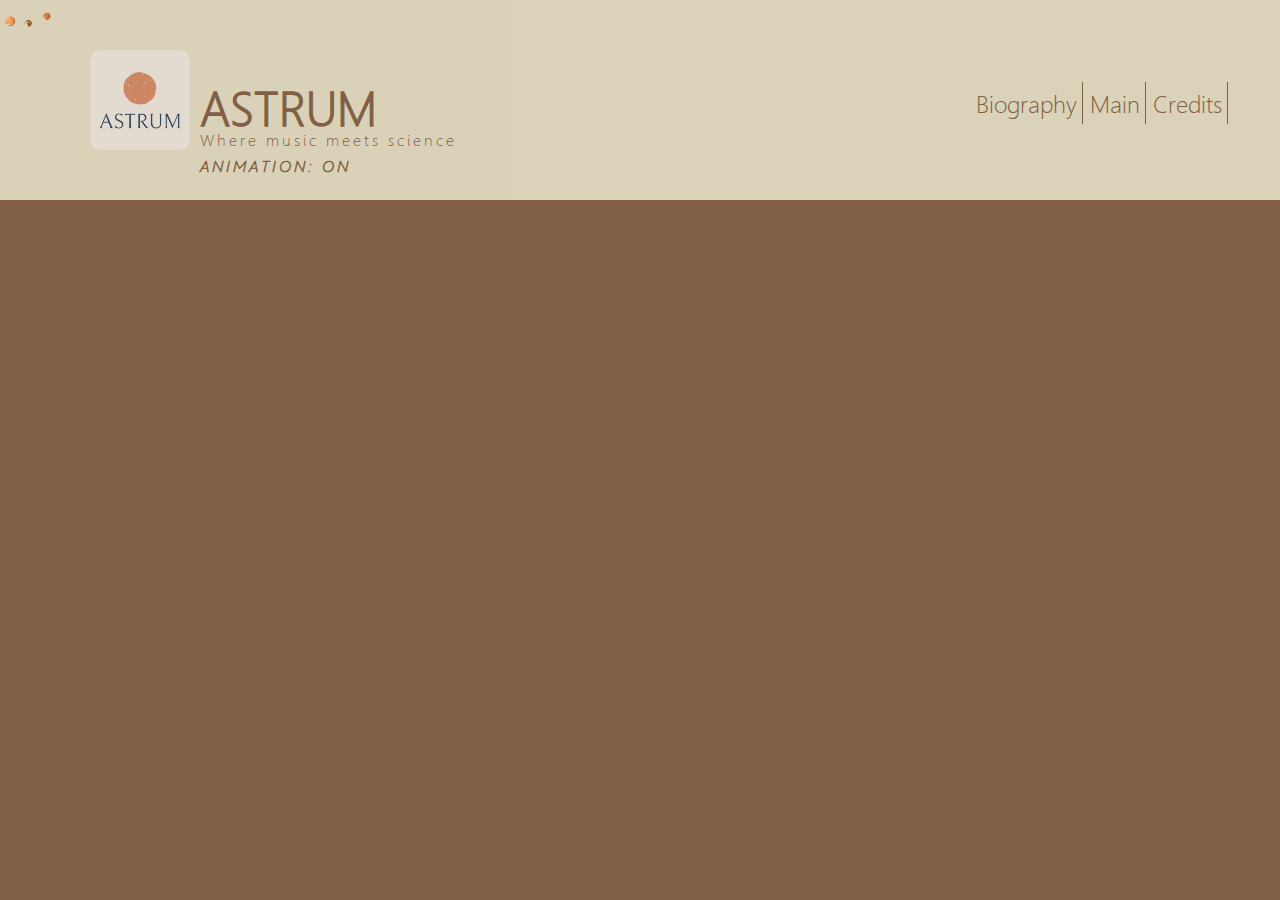
<file: researchInt.html>
<!DOCTYPE html>
<html lang="en" dir="ltr">
  <head>

    <meta name="viewport" content="width=device-width, initial-scale=1" charset="utf-8">
    <link rel="stylesheet" href="style.css">
    <link rel="stylesheet" href="starsEffects.css">
    <link rel="icon" href="pictures/astrum logo.png" type="image/png">
    <title>ASTRUM</title>
    <style media="screen"> 

    

    </style>

  </head>
  <body> 

<!--Cursor---------------------------------------------------------------------------------------->
<div class="planetsCursorContainer">
  <div id ="mercuryCursor" class="planetsCursor"></div>
</div>
<div class="planetsCursorContainer">
  <div id ="earthCursor" class="planetsCursor"></div>
</div>
<div class="planetsCursorContainer">
  <div id ="marsCursor" class="planetsCursor"></div>
</div>
<!--Cursor---------------------------------------------------------------------------------------->

<!--hamburgerbar----------------------------------------------------------------------------------->
<div id="hamburger">
  <label for="" id="hamburgerActivate">&#9776;</label>

  <div id="sidebarMobile">
      <div id="menuMobileList" >
          <br>
          <a href="biography.html">BIO</a>
          <br>
          <a href="index.html">MAIN</a>
          <br>
          <a href="credits.html">CREDITS</a>
          
      </div>
  </div>
</div>
<!--hamburgerbar----------------------------------------------------------------------------------->



    <h1 class="titlepagename">
      <div id="titlepagetext">
        ASTRUM
      </div>
    </h1>
    
    <br>

      <p id="subtitle" >Where music meets science <br><span id="turnOffAnim">ANIMATION: ON</span></p>



    <table id="topnavtab" class="menuDisappear">
      <tr>
        <th class="tableheader"><a href="biography.html">Biography</a></th>
        <th class="tableheader"><a href="index.html">Main</a></th>
        <th class="tableheader"><a href="credits.html">Credits</a></th>

      </tr>
    </table>
    <img id="logo" src="pictures/astrum logo.png" style="height: 100px; width: 100px">


    <div class="transitionbody" style="position: relative;">


    </div>



    

    <script src="hamburgerbarscript.js"></script>
    <script src="https://ajax.googleapis.com/ajax/libs/jquery/3.5.1/jquery.min.js"></script>
    <script src="followcursor.js"></script>
<!---->

    
  </body>
</html>
</file>
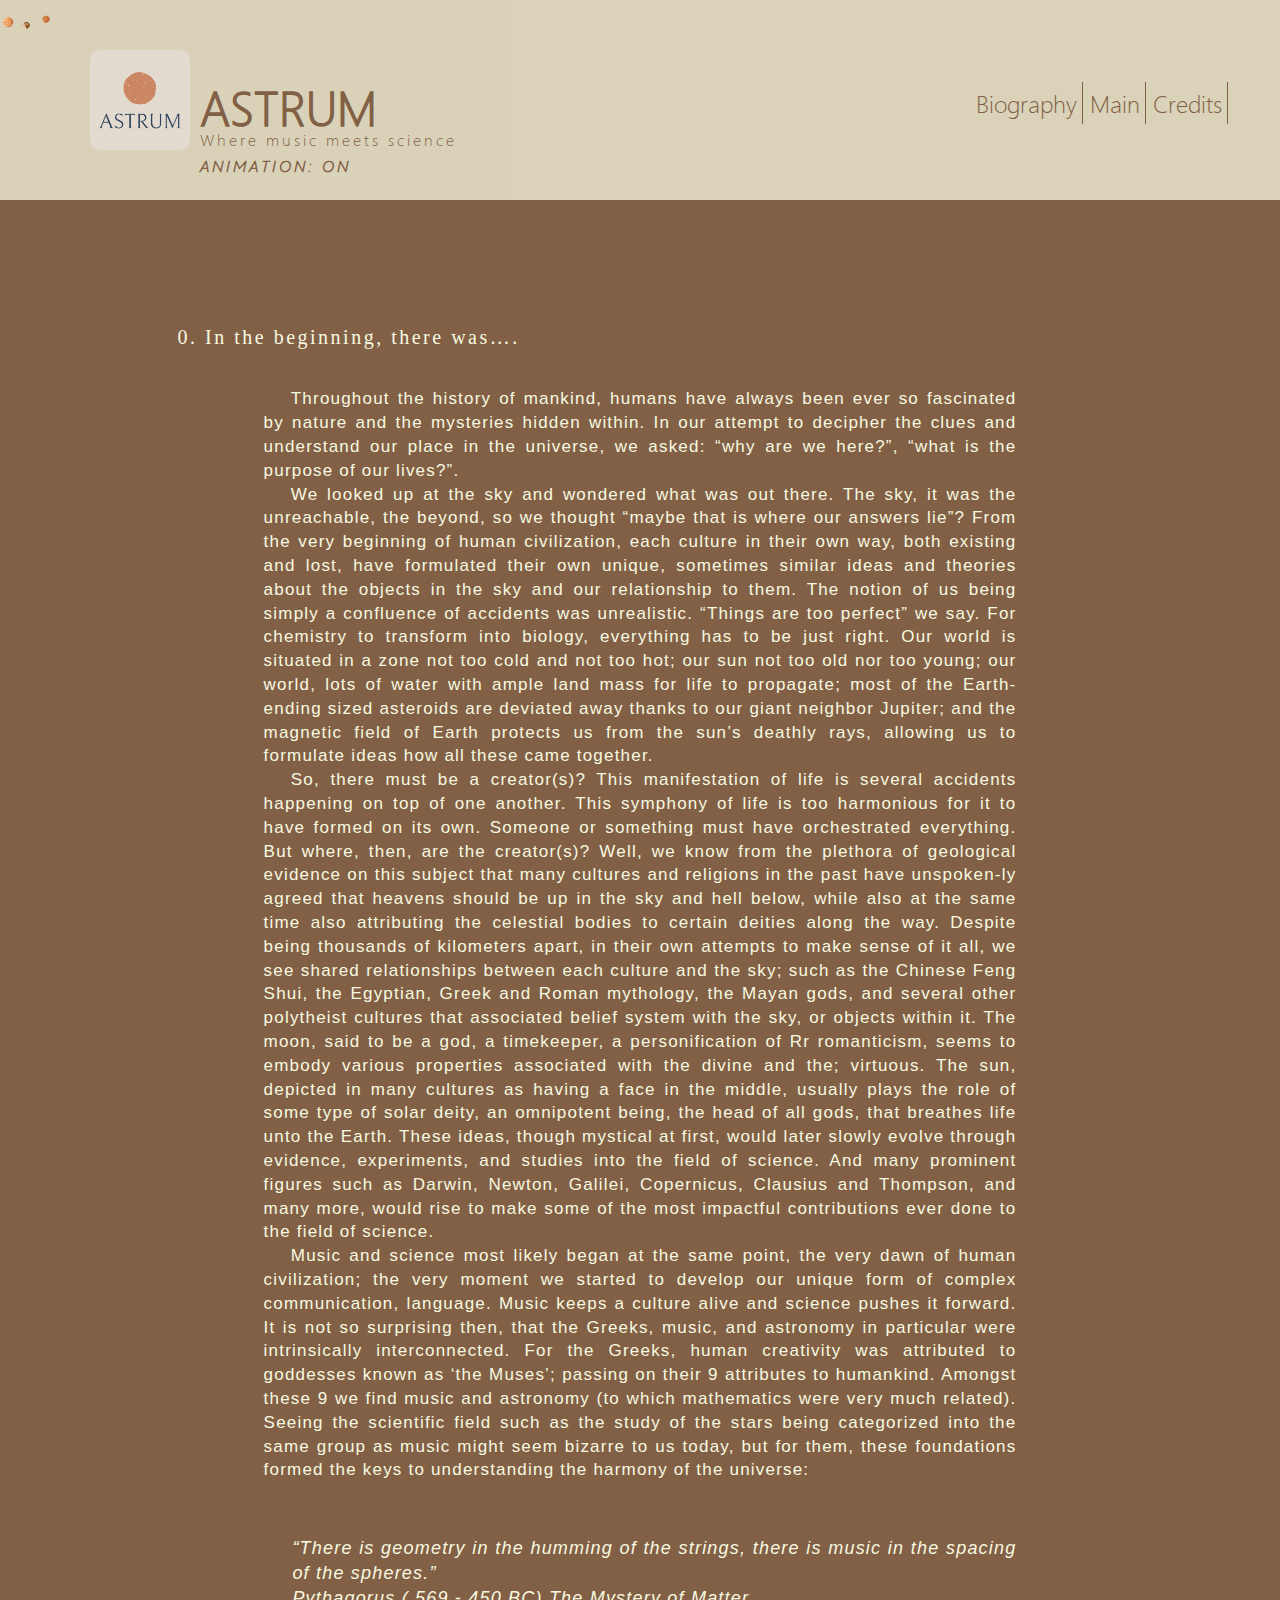
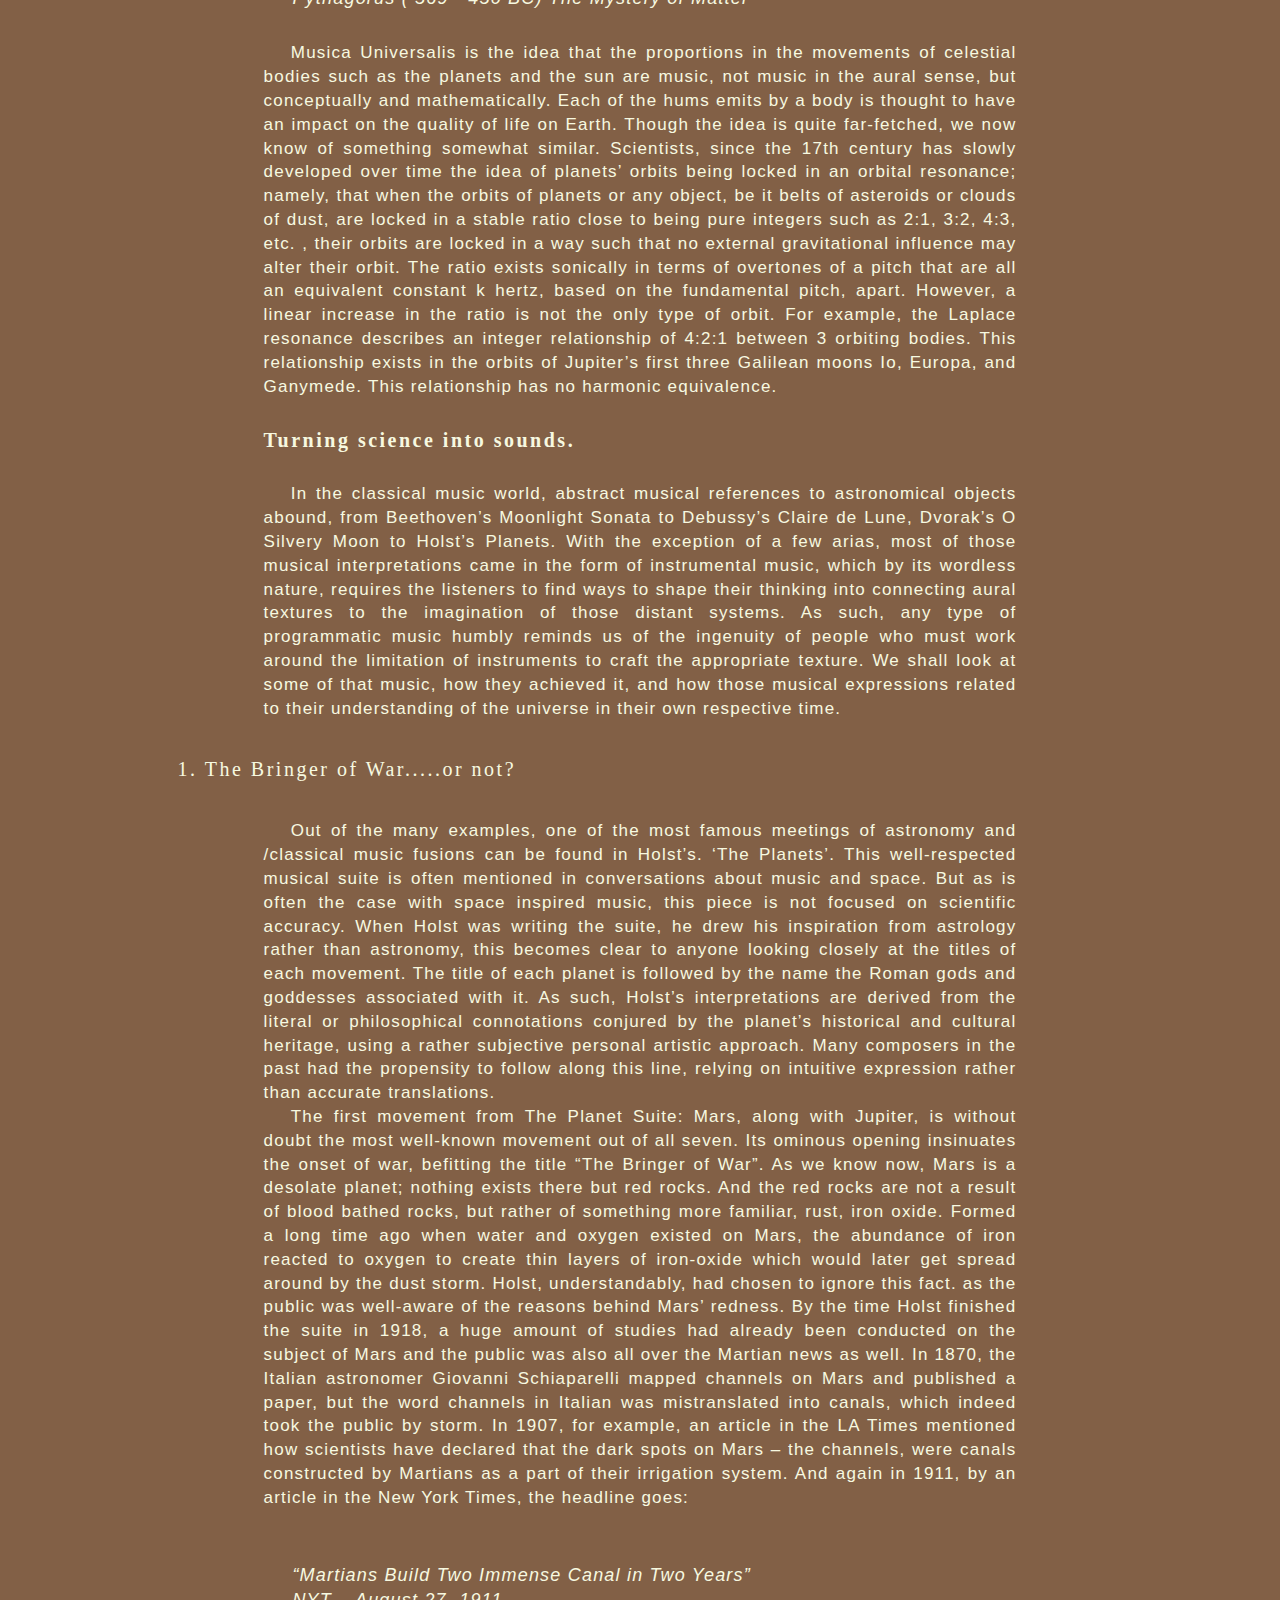
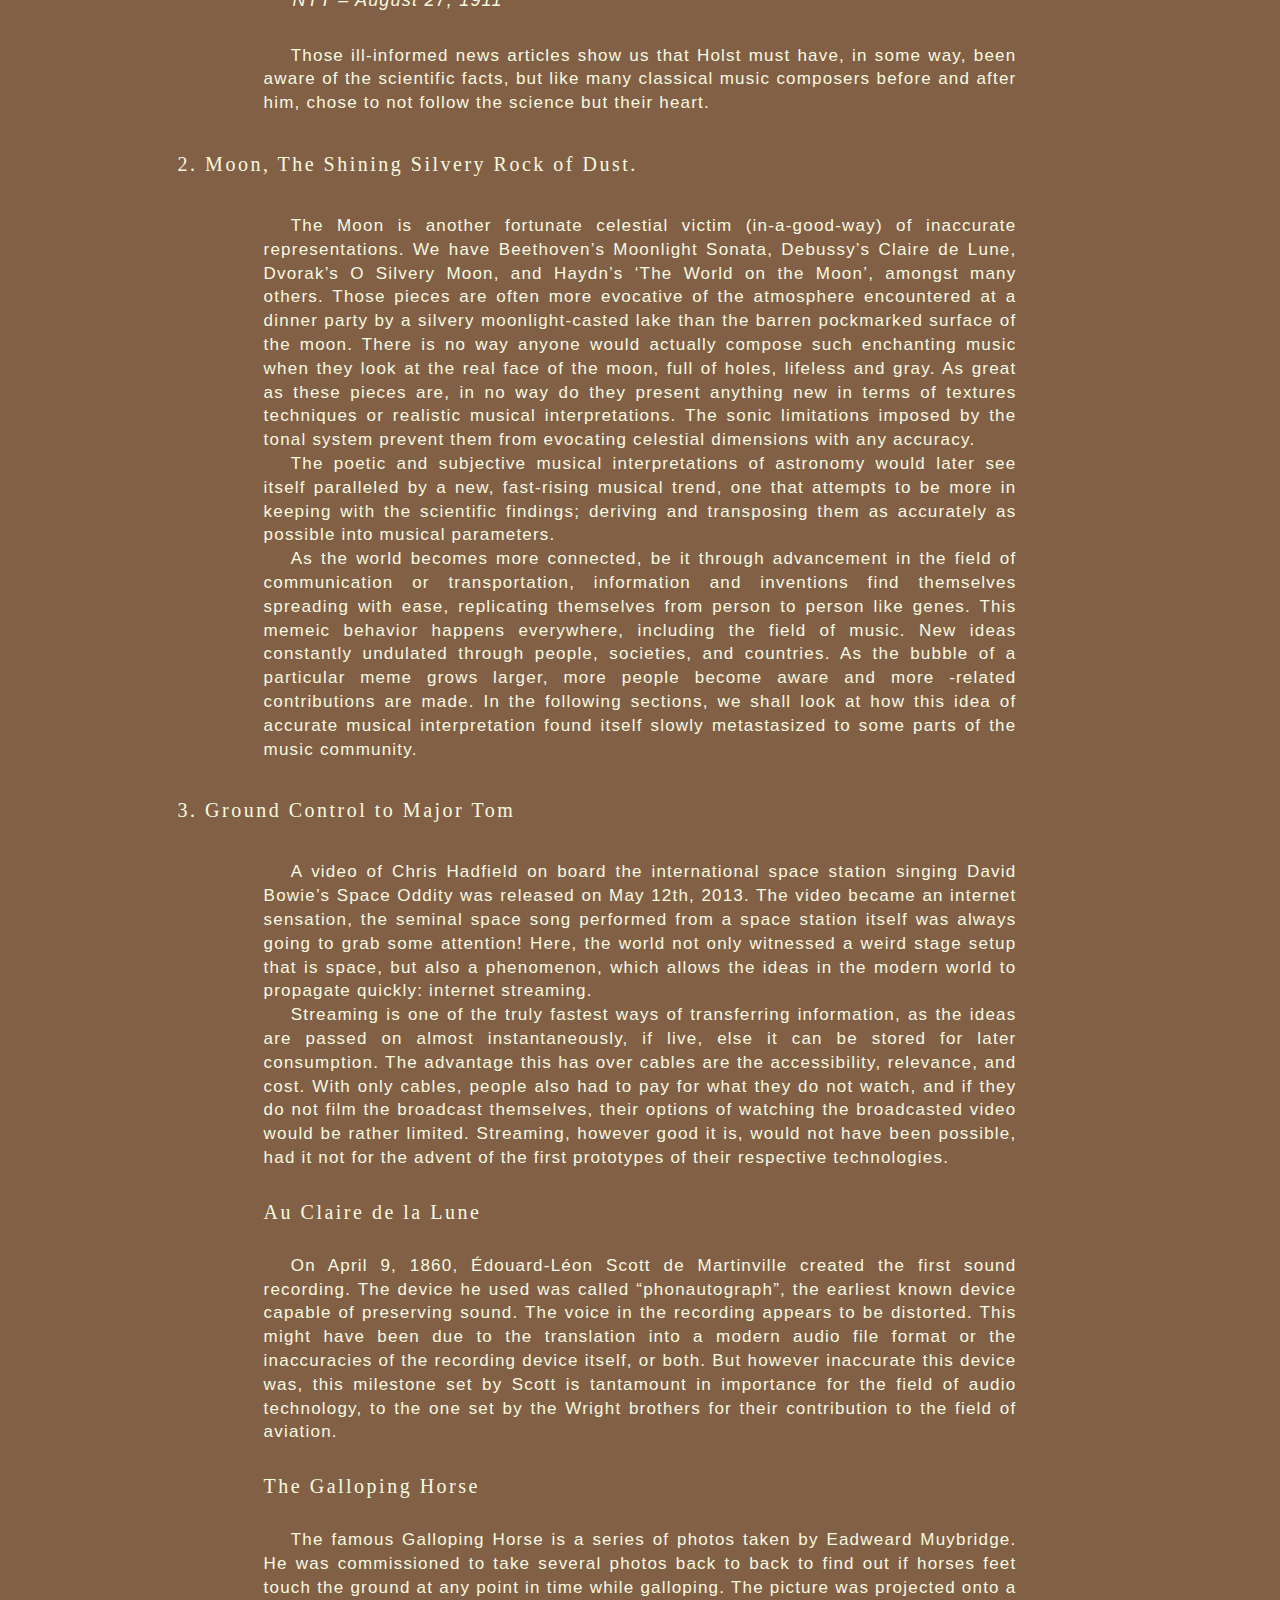
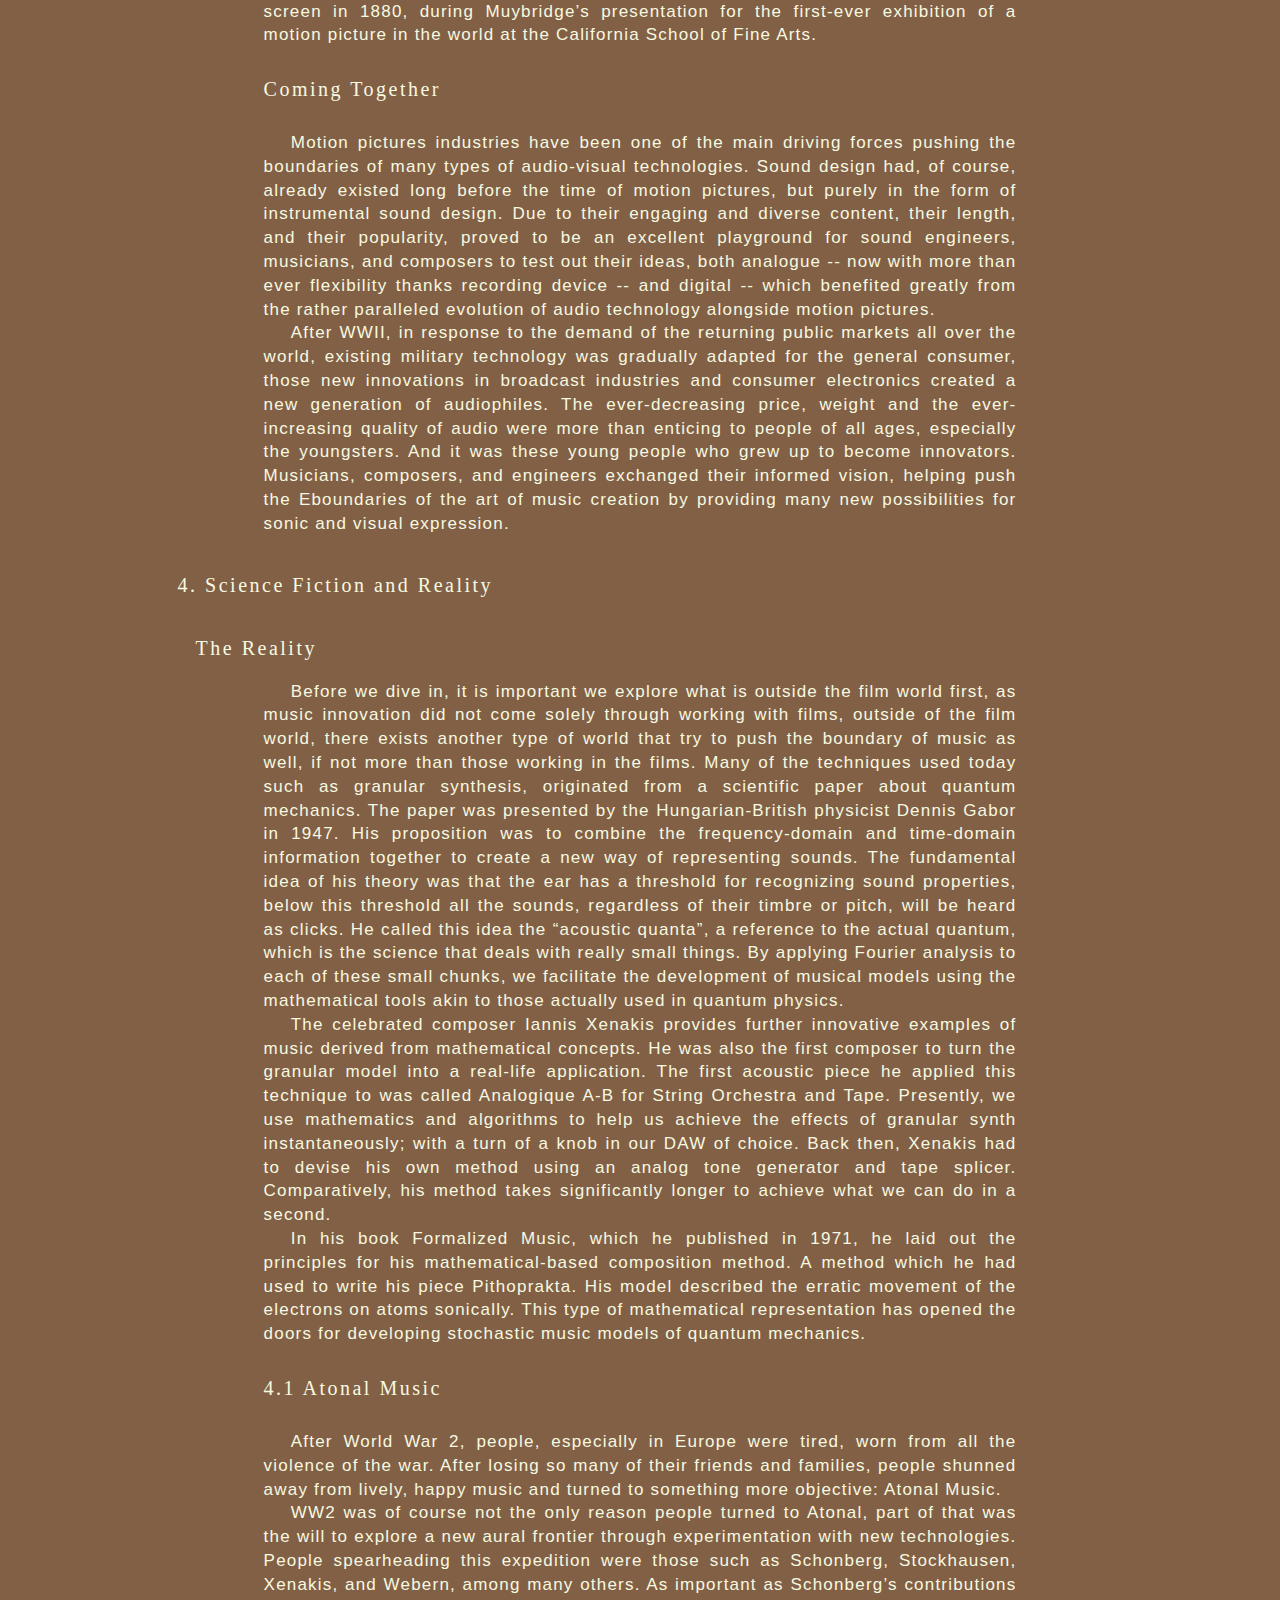
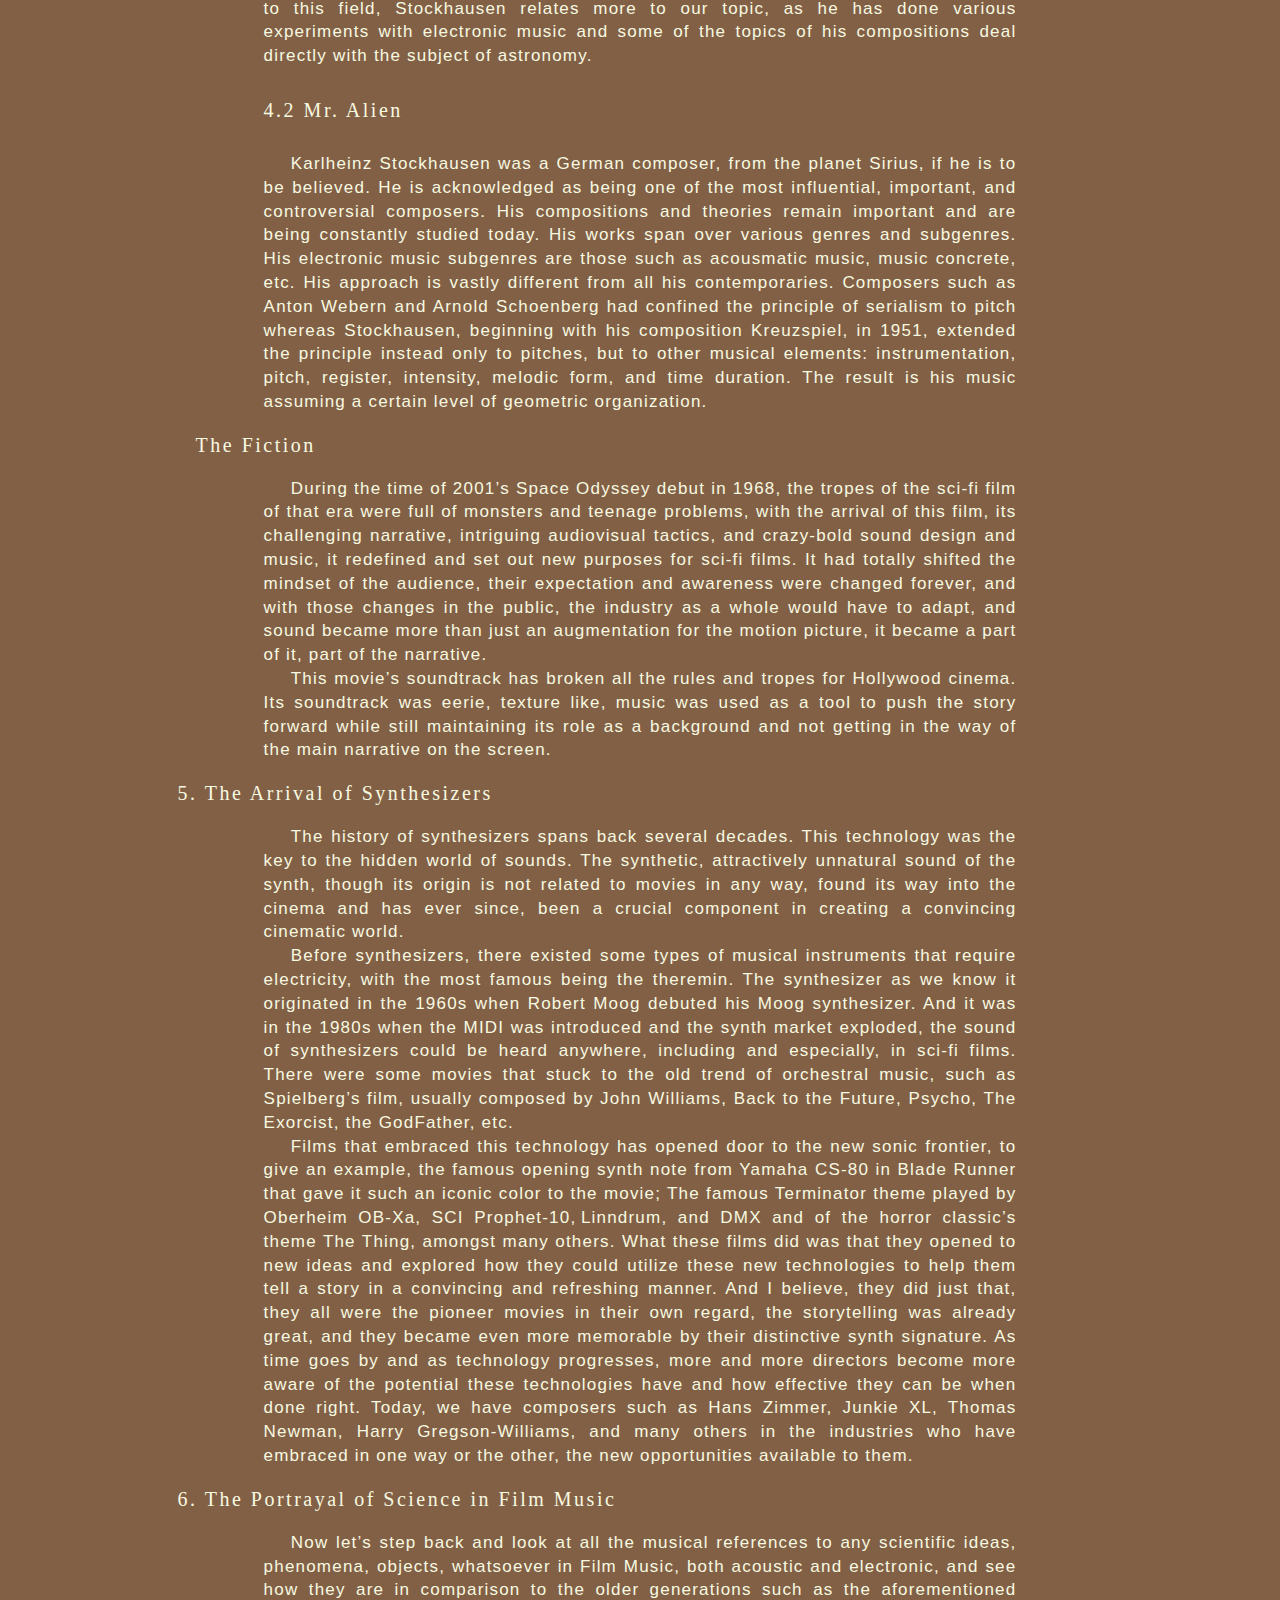
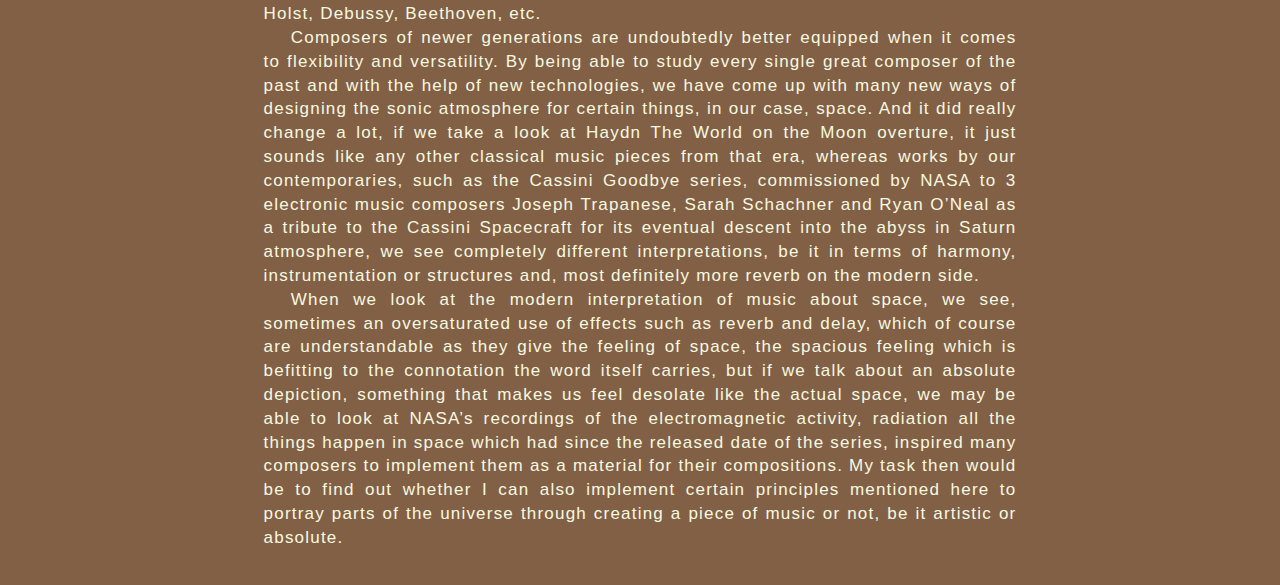
<file: researchR.html>
<!DOCTYPE html>
<html lang="en" dir="ltr">
  <head>

    <meta name="viewport" content="width=device-width, initial-scale=1" charset="utf-8">
    <link rel="stylesheet" href="style.css">
    <link rel="stylesheet" href="starsEffects.css">
    <link rel="icon" href="pictures/astrum logo.png" type="image/png">
    <title>ASTRUM</title>
    <style media="screen"> 
    @media only screen and (max-width: 850px)
    {
        .transitionbody
        {
            margin-left: 5% !important;
            margin-right: 5% !important;
        }
        .paragraph
        {
            margin-left: 20px !important;
            margin-right: 20px !important;
        }
        .subtitle
        {
            margin-left: 20px !important;
            margin-right: 20px !important;
        }
    }
    .topicMain
    {
        font-family: Georgia, 'Times New Roman', Times, serif;
        color: #F7F9E0;
        font-size: 20px;
        text-align: left;
        letter-spacing: 2.5px;
        text-indent: 1.2em;
        margin-bottom: 20px;
        margin-top:20px;
    }
    .paragraph
    {
        
        text-align: justify;
        text-justify: inter-word;
        font-weight: lighter;
        margin-left: 110px;
        font-size: 17px;
        margin-right: 110px;
        text-indent: 1.6em;
        letter-spacing: 1.2px;
        font-family: 'Segoe UI', Tahoma, Geneva, Verdana, sans-serif;
        color: #F7F9E0;
        line-height: 1.4;
    }
    .quoteblock
    {
        text-indent: 0 !important;
        font-style:italic;
        font-size: 18px;
        margin-top: 30px;
        margin-bottom: 30px;
        margin-left: 1.6em;
        display: inline-block;
    }
    .subtitle
    {
        text-align: left;
        margin-left: 110px;
        font-size: 20px;
        margin-right: 110px;
        margin-top: 30px;
        margin-bottom: 30px; 
        letter-spacing: 2.5px;
        font-family: Georgia, 'Times New Roman', Times, serif;
        color: #F7F9E0;
        line-height: 1.2;
    }
    .topicSub
    {
        font-family: Georgia, Georgia, 'Times New Roman', Times, serif;
        color: #F7F9E0;
        font-size: 20px;
        text-align: left;
        letter-spacing: 2.5px;
        text-indent: 2.1em;
        margin-bottom: 20px;
        margin-top:20px;  
    }
    

    </style>

  </head>
  <body> 

<!--Cursor---------------------------------------------------------------------------------------->
<div class="planetsCursorContainer">
  <div id ="mercuryCursor" class="planetsCursor"></div>
</div>
<div class="planetsCursorContainer">
  <div id ="earthCursor" class="planetsCursor"></div>
</div>
<div class="planetsCursorContainer">
  <div id ="marsCursor" class="planetsCursor"></div>
</div>
<!--Cursor---------------------------------------------------------------------------------------->

<!--hamburgerbar----------------------------------------------------------------------------------->
<div id="hamburger">
  <label for="" id="hamburgerActivate">&#9776;</label>

  <div id="sidebarMobile">
      <div id="menuMobileList" >
          <br>
          <a href="biography.html">BIO</a>
          <br>
          <a href="index.html">MAIN</a>
          <br>
          <a href="credits.html">CREDITS</a>
          
      </div>
  </div>
</div>
<!--hamburgerbar----------------------------------------------------------------------------------->



    <h1 class="titlepagename">
      <div id="titlepagetext">
        ASTRUM
      </div>
    </h1>
    
    <br>

      <p id="subtitle" >Where music meets science <br><span id="turnOffAnim">ANIMATION: ON</span></p>



    <table id="topnavtab" class="menuDisappear">
      <tr>
        <th class="tableheader"><a href="biography.html">Biography</a></th>
        <th class="tableheader"><a href="index.html">Main</a></th>
        <th class="tableheader"><a href="credits.html">Credits</a></th>

      </tr>
    </table>
    <img id="logo" src="pictures/astrum logo.png" style="height: 100px; width: 100px">


    <div class="transitionbody" style="position: relative; margin-left: 12%; margin-right: 12%; text-align: center">
        <div >
            <div class="topicMain"> 0. In the beginning, there was…. </div>
            <br>
            <div class="paragraph">
                Throughout the history of mankind, humans have 
                always been ever so fascinated by nature and the mysteries hidden within. 
                In our attempt to decipher the clues and understand our place in the universe, we asked: 
                “why are we here?”, “what is the purpose of our lives?”.
            </div>
            
            <div class="paragraph">
                We looked up at the sky and wondered what was out there. 
                The sky, it was the unreachable, the beyond, so we thought “maybe that is where our answers lie”? From the very beginning of 
                human civilization, each culture in their own way, both existing and lost, have formulated their own unique, sometimes similar 
                ideas and theories about the objects in the sky and our relationship to them. The notion of us being simply a confluence of accidents 
                was unrealistic. “Things are too perfect” we say. For chemistry to transform into biology, everything has to be just right. Our world 
                is situated in a zone not too cold and not too hot; our sun not too old nor too young; our world, lots of water with ample land mass for
                life to propagate; most of the Earth-ending sized asteroids are deviated away thanks to our giant neighbor Jupiter; and the magnetic field 
                of Earth protects us from the sun’s deathly rays, allowing us to formulate ideas how all these came together. 
            </div>

            <div class="paragraph">
                So, there must be a creator(s)? This manifestation of life is several accidents happening on top of one another. 
                This symphony of life is too harmonious for it to have formed on its own. Someone or something must have orchestrated everything.
                 But where, then, are the creator(s)? Well, we know from the plethora of geological evidence on this subject that many cultures and 
                 religions in the past have  unspoken-ly agreed that heavens should be up in the sky and hell below, while also at the same time also 
                 attributing the celestial bodies to certain deities along the way.  Despite being thousands of kilometers apart, in their own attempts
                  to make sense of it all, we see shared relationships between each culture and the sky; such as the Chinese Feng Shui, the Egyptian, 
                  Greek and Roman mythology, the Mayan gods, and several other polytheist cultures that associated belief system with the sky, or 
                  objects within it.  The moon, said to be a god, a timekeeper, a personification of Rr romanticism, seems to embody various properties 
                  associated with the divine and the; virtuous. The sun, depicted in many cultures as having a face in the middle, usually plays the role 
                  of some type of solar deity, an omnipotent being, the head of all gods, that breathes life unto the Earth. These ideas, though mystical 
                  at first, would later slowly evolve through evidence, experiments, and studies into the field of science. And many prominent figures 
                  such as Darwin, Newton, Galilei, Copernicus, Clausius and Thompson, and many more, would rise to make some of the most impactful 
                  contributions ever done to the field of science.
            </div>

            <div class="paragraph">
                Music and science most likely began at the same point, the very dawn 
                of human civilization; the very moment we started to develop our unique form of complex communication,
                 language.  Music keeps a culture alive and science pushes it forward. It is not so surprising then,  
                 that the Greeks, music, and astronomy in particular were intrinsically interconnected. For the Greeks,
                  human creativity was attributed to goddesses known as ‘the Muses’; passing on their 9 attributes to humankind. 
                  Amongst these 9 we find music and astronomy (to which mathematics were very much related). Seeing the scientific 
                  field such as the study of the stars being categorized into the same group as music might seem bizarre to us today, but for them, 
                   these foundations formed the keys to understanding the harmony of the universe: 
                <br><br>
                <span class="quoteblock">
                    <span>
                        “There is geometry in the humming of the strings, there is music in the spacing of the spheres.” <br>
                        Pythagorus ( 569 - 450 BC) The Mystery of Matter
                    </span>
                </span>
            </div>

            <div class="paragraph">
                Musica Universalis is the idea that the proportions in the movements of celestial bodies such as the
                 planets and the sun are music, not music in the aural sense, but conceptually and mathematically. 
                Each of the hums emits by a body is thought to have an impact on the quality of life on Earth. Though 
                the idea is quite far-fetched, we now know of something somewhat similar.  Scientists, since the 17th 
                century has slowly developed over time the idea of planets’ orbits being locked in an orbital resonance; 
                namely, that when the orbits of planets or any object, be it belts of asteroids or clouds of dust,  
                are locked in a stable ratio close to being pure integers such as 2:1, 3:2, 4:3, etc. , 
                their orbits are locked in a way such that no external gravitational influence may alter
                 their orbit. The ratio exists sonically in terms of overtones of a pitch that are all an 
                 equivalent constant k hertz, based on the fundamental pitch, apart.  However, a linear 
                 increase in the ratio is not the only type of orbit. For example, the Laplace resonance 
                 describes an integer relationship of 4:2:1 between 3 orbiting bodies. This relationship 
                 exists in the orbits of Jupiter’s first three Galilean moons Io, Europa, and Ganymede. 
                 This relationship has no harmonic equivalence.
            </div>

            <div class=subtitle>
                <b>Turning science into sounds. </b>
            </div>

            <div class="paragraph">
                In the classical music world, abstract musical references to astronomical objects abound, 
                from Beethoven’s Moonlight Sonata to Debussy’s Claire de Lune, Dvorak’s O Silvery Moon to Holst’s Planets. 
                 With the exception of a few arias, most of those musical interpretations came in the form of instrumental music, 
                 which by its wordless nature, requires the listeners to find ways to shape their thinking into connecting aural 
                 textures to the imagination of those distant systems. As such, any type of programmatic music   humbly reminds us of 
                 the ingenuity of people who must work around the limitation of instruments to craft the appropriate texture. We shall
                  look at some of that music, how they achieved it, and how those musical expressions related to their understanding of
                   the universe in their own respective time.
            </div>
            <br>
            <div class="topicMain"> 1. The Bringer of War.....or not?</div>
            <br>
            <div class="paragraph">
                Out of the many examples, one of the most 
                famous meetings of astronomy and /classical music 
                fusions can be found in Holst’s. ‘The Planets’.  This well-respected musical suite is often mentioned in 
                conversations about music and space. But as is often the case with space inspired music, this piece is not focused on
                scientific accuracy. When Holst was writing the suite, he drew his inspiration from astrology rather than astronomy, 
                this becomes clear to anyone looking closely at the titles of each movement. The title   of each planet is followed by
                the name the Roman gods and goddesses associated with it. As such, Holst’s interpretations are derived from the literal 
                or philosophical connotations conjured by the planet’s historical and cultural heritage, using a rather subjective personal
                artistic approach. Many composers in the past had the propensity to follow along this line, relying on intuitive expression 
                rather than accurate translations.   
            </div>
            <div class="paragraph">
                The first movement from The Planet Suite: Mars, along with Jupiter, is without doubt the most well-known movement 
                out of all seven. Its ominous opening insinuates the onset of war, befitting the title “The Bringer of War”.
                As we know now, Mars is a desolate planet; nothing exists there but red rocks. And the red rocks are not a result
                of blood bathed rocks, but rather of something more familiar, rust, iron oxide. Formed a long time ago when water 
                and oxygen existed on Mars, the abundance of iron reacted to oxygen to create thin layers of iron-oxide which would
                later get spread around by the dust storm. Holst, understandably, had chosen to ignore this fact. as the public was
                well-aware of the reasons behind Mars’ redness.  By the time Holst finished the suite in 1918, a huge amount of studies
                had already been conducted on the subject of Mars and the public was also all over the Martian news as well. In 1870, 
                the Italian astronomer Giovanni Schiaparelli mapped channels on Mars and published a paper, but the word channels in 
                Italian was mistranslated into canals, which indeed took the public by storm. In 1907, for example, an article in the
                LA Times mentioned how scientists have declared that the dark spots on Mars – the channels, were canals constructed 
                by Martians as a part of their irrigation system. And again in 1911, by an article in the New York Times, the headline goes: 
                <br><br>
                <span class="quoteblock">
                    <span>

                        “Martians Build Two Immense Canal in Two Years” <br>
                        NYT – August 27, 1911 

                    </span>
                </span>
            </div>
            <div class="paragraph">
                Those ill-informed news articles show us that Holst must have, in 
                some way, been aware of the scientific facts, but like many classical
                 music composers before and after him, chose to not follow the science but their heart.  
            </div>
            <br>
            <div class="topicMain">
                2. Moon, The Shining Silvery Rock of Dust. 
            </div>
            <br>

            <div class="paragraph">
                
                The Moon is another fortunate celestial victim (in-a-good-way) of inaccurate representations. We have Beethoven’s Moonlight Sonata, 
                Debussy’s Claire de Lune, Dvorak’s O Silvery Moon, and Haydn’s ‘The World on the Moon’, amongst many others. Those pieces are often more
                 evocative of the atmosphere encountered at a dinner party by a silvery moonlight-casted lake than the barren pockmarked surface of the moon. 
                 There is no way anyone would actually compose such enchanting music when they look at the real face of the moon, full of holes, lifeless and gray.
                  As great as these pieces are, in no way do they present anything new in terms of textures techniques or realistic musical interpretations. 
                  The sonic limitations imposed by the tonal system prevent them from evocating celestial dimensions with any accuracy. 

            </div>
            <div class="paragraph">
                The poetic and subjective musical interpretations of astronomy would later see itself paralleled by a new, fast-rising musical trend, 
                one that attempts to be more in keeping with the scientific findings; deriving and transposing them as accurately as possible into musical parameters.
            </div>
            <div class="paragraph">
                As the world becomes more connected, be it through advancement in the field of communication or transportation, 
                information and inventions find themselves spreading with ease, replicating themselves from person to person like genes.
                 This memeic behavior happens everywhere, including the field of music. New ideas constantly undulated through people, societies, 
                 and countries. As the bubble of a particular meme grows larger, more people become aware and more -related contributions are made.
                  In the following sections, we shall look at how this idea of accurate musical interpretation found itself slowly metastasized to 
                  some parts of the music community.
            </div>
            <br>
            <div class="topicMain">
                3. Ground Control to Major Tom 
            </div>
            <br>
            <div class="paragraph">
                A video of Chris Hadfield on board the international space station singing David Bowie’s Space Oddity was released on May 12th, 2013.
                 The video became an internet sensation, the seminal space song performed from a space station itself was always going to grab some attention! Here, 
                 the world not only witnessed a weird stage setup that is space, but also a phenomenon, which allows the ideas in the modern world to propagate quickly:
                  internet streaming. 
            </div>
            <div class="paragraph">
                Streaming is one of the truly fastest ways of transferring information, as the ideas are passed on almost instantaneously,
                 if live, else it can be stored for later consumption. The advantage this has over cables are the accessibility, relevance, 
                 and cost. With only cables, people also had to pay for what they do not watch, and if they do not film the broadcast themselves, 
                 their options of watching the broadcasted video would be rather limited. Streaming, however good it is, would not have been possible,
                  had it not for the advent of the first prototypes of their respective technologies.
            </div>

            <div class="subtitle">
                Au Claire de la Lune
            </div>   
            <div class="paragraph">
                On April 9, 1860, Édouard-Léon Scott de Martinville created the first sound recording. 
                The device he used was called “phonautograph”, the earliest known device capable of preserving sound. 
                The voice in the recording appears to be distorted. This might have been due to the translation into a 
                modern audio file format or the inaccuracies of the recording device itself, or both. But however inaccurate 
                this device was, this milestone set by Scott is tantamount in importance for the field of audio technology, 
                to the one set by the Wright brothers for their contribution to the field of aviation.  
                
            </div>
            <div class="subtitle">
                The Galloping Horse
            </div>
            <div class="paragraph">
                The famous Galloping Horse is a series of photos taken by Eadweard Muybridge.
                 He was commissioned to take several photos back to back to find out if horses feet
                  touch the ground at any point in time while galloping.  The picture was projected onto
                   a screen in 1880, during Muybridge’s presentation for the first-ever exhibition of a motion 
                   picture in the world at the California School of Fine Arts.  
            </div>
            <div class="subtitle">
                Coming Together
            </div>
            <div class="paragraph">
                Motion pictures industries have been one of the main driving forces pushing the boundaries of
                 many types of audio-visual technologies. Sound design had, of course, already existed long before
                  the time of motion pictures, but purely in the form of instrumental sound design. Due to their engaging 
                  and diverse content, their  length, and their popularity, proved to be an excellent playground for sound 
                  engineers, musicians, and composers to test out their ideas, both analogue -- now with more than ever flexibility 
                  thanks recording device -- and digital -- which benefited greatly from the  rather paralleled evolution of audio technology 
                  alongside motion pictures.
            </div>
            <div class="paragraph">
                After WWII, in response to the demand of the returning public markets all over the world, existing military
                 technology was gradually  adapted for the general consumer, those new innovations in broadcast industries and
                  consumer electronics  created a new generation of audiophiles. The ever-decreasing price, weight and the ever-increasing 
                  quality of audio were more than enticing to people of all ages, especially the youngsters. And it was these young people
                   who grew up to become innovators.  Musicians, composers, and engineers exchanged their informed vision, helping push the 
                   Eboundaries of the art of music creation by providing many new possibilities for sonic and visual expression.
            </div>
            <br>
            <div class="topicMain">
                4. Science Fiction and Reality
            </div>
            <div class="topicSub" style="margin-top: 40px;">
                The Reality
            </div>
            <div class="paragraph">
                Before we dive in, it is important we explore what is outside the film world first, as music 
                innovation did not come solely through working with films, outside of the film world, there exists 
                another type of world that try to push the boundary of music as well, if not more than those working in the films. 
                Many of the techniques used today such as granular synthesis, originated from a scientific paper about quantum mechanics. 
                The paper was presented by the Hungarian-British physicist Dennis Gabor in 1947. His proposition was to combine the frequency-domain 
                and time-domain information together to create a new way of representing sounds. The fundamental idea of his theory was that the ear has 
                a threshold for recognizing sound properties, below this threshold all the sounds, regardless of their timbre or pitch, will be heard as 
                clicks. He called this idea the “acoustic quanta”, a reference to the actual quantum, which is the science that deals with really small 
                things. By applying Fourier analysis to each of these small chunks, 
                we facilitate the development of musical models using the mathematical tools akin to those actually used in quantum physics.  
            </div>
            <div class="paragraph">
                The celebrated composer Iannis Xenakis provides further innovative examples of music 
                derived from mathematical concepts. He was also the first composer to turn the granular model
                 into a real-life application. The first acoustic piece he applied this technique to was called
                  Analogique A-B for String Orchestra and Tape. Presently, we use mathematics and algorithms to help
                   us achieve the effects of granular synth instantaneously; with a turn of a knob in our DAW of choice. 
                   Back then, Xenakis had to devise his own method using an analog tone 
                generator and tape splicer. Comparatively, his method takes significantly longer to achieve what we can do in a second. 
            </div>
            <div class="paragraph">
                In his book Formalized Music, which he published in 1971, he laid out the principles for his
                 mathematical-based composition method. A method which he had used to write his piece Pithoprakta.
                  His model described the erratic movement of the electrons on atoms sonically.
                 This type of mathematical representation has opened the doors for developing stochastic music models of quantum mechanics.  
            </div>
            <div class="subtitle">
                4.1 Atonal Music
            </div>
            <div class="paragraph">
                After World War 2, people, especially in Europe were tired, worn from all the violence of the war.
                 After losing so many of their friends and families, people shunned away from lively,
                 happy music and turned to something more objective: Atonal Music. 
            </div>
            <div class="paragraph">
                WW2 was of course not the only reason people turned to Atonal, part of that
                was the will to explore a new aural frontier through experimentation with new
                technologies. People spearheading this expedition were those such as Schonberg, 
                Stockhausen, Xenakis, and Webern, among many others. As important as Schonberg’s 
                contributions to this field, Stockhausen relates more to our topic, as he has done various experiments
                with electronic music and some of the topics of his compositions deal directly with the subject of astronomy. 
            </div>
            <div class="subtitle">
                4.2 Mr. Alien
            </div>
            <div class="paragraph">
                Karlheinz Stockhausen was a German composer, from the planet Sirius, if he is to be believed.
                He is acknowledged as being one of the most influential, important, and controversial composers. 
                His compositions and theories remain important and are being constantly studied today. His works 
                span over various genres and subgenres. His electronic music subgenres are those such as  acousmatic
                music, music concrete, etc. His approach is vastly different from all his contemporaries. Composers 
                such as Anton Webern and Arnold Schoenberg had confined the principle of serialism to pitch whereas 
                Stockhausen, beginning with his composition Kreuzspiel, in 1951, extended the principle instead only 
                to pitches, but to other musical elements: instrumentation, pitch, register, 
                intensity, melodic form, and time duration. The result is his music assuming a certain level of geometric organization. 
            </div>
            <div class="topicSub">
                The Fiction
            </div>
            <div class="paragraph">
                During the time of 2001’s Space Odyssey debut in 1968, the tropes of the sci-fi film of that era were full of 
                monsters and teenage problems, with the arrival of this film, its challenging narrative, intriguing audiovisual
                 tactics, and crazy-bold sound design and music, it redefined and set out new purposes for sci-fi films. 
                  It had totally shifted the mindset of the audience, their expectation and awareness were changed forever,
                   and with those changes in the public, the industry as a whole would have to adapt, 
                and sound became more than just an augmentation for the motion picture, it became a part of it, part of the narrative.   
            </div>
            <div class="paragraph">
                This movie’s soundtrack has broken all the rules and tropes for Hollywood cinema.
                 Its soundtrack was eerie, texture like, music was used as a tool to push the story 
                 forward while still maintaining its role as a background and not getting in the way of the main narrative on the screen.  
            </div>
            <div class="topicMain">
                5. The Arrival of Synthesizers
            </div>
            <div class="paragraph">
                The history of synthesizers spans back several decades. This technology was the key to the hidden 
                world of sounds. The synthetic, attractively unnatural sound of the synth, though its origin is not 
                related to movies in any way, found its way into 
                the cinema and has ever since, been a crucial component in creating a convincing cinematic world.  
            </div>
            <div class="paragraph">
                Before synthesizers, there existed some types of musical instruments that require electricity, 
                with the most famous being the theremin. The synthesizer as we know it originated in the 1960s 
                when Robert Moog debuted his Moog synthesizer. And it was in the 1980s when the MIDI was introduced 
                and the synth market exploded, the sound of synthesizers could be heard anywhere, including and especially, 
                in sci-fi films. There were some movies that stuck to the old trend of orchestral music, such as Spielberg’s
                 film, usually composed by John Williams, Back to the Future, Psycho, The Exorcist, the GodFather, etc.  
                
            </div>
            <div class="paragraph">
                Films that embraced this technology has opened door to the new sonic frontier, to give an example,
                 the famous opening synth note from Yamaha CS-80 in Blade Runner that gave it such an iconic color to 
                 the movie; The famous Terminator theme played by Oberheim OB-Xa, SCI Prophet-10, Linndrum, and DMX and of 
                 the horror classic’s theme The Thing, amongst many others. What these films did was that they opened to new 
                 ideas and explored how they could utilize these new technologies to help them tell a story in a convincing and
                  refreshing manner. And I believe, they did just that, they all were the pioneer movies in their own regard, the
                   storytelling was already great, and they became even more memorable by their distinctive synth signature. As time 
                   goes by and as technology progresses, more and more directors become more aware of the potential these technologies 
                   have and how effective they can be when done right. Today, we have composers such as Hans Zimmer, Junkie XL, Thomas 
                   Newman, Harry Gregson-Williams, and many others in the industries who have embraced in one way or the other, the new 
                   opportunities available to them.         
            </div>
            <div class="topicMain">
                6. The Portrayal of Science in Film Music
            </div>
            <div class="paragraph">
                Now let’s step back and look at all the musical references to any scientific ideas, phenomena, objects,
                 whatsoever in Film Music, both acoustic and electronic, and see how they are in comparison to the older 
                 generations such as the aforementioned Holst, Debussy, Beethoven, etc. 
            </div>
            <div class="paragraph">
                Composers of newer generations are undoubtedly better equipped when it comes 
                to flexibility and versatility. By being able to study every single great composer of the 
                past and with the help of new technologies, we have come up with many new ways of designing the sonic atmosphere for 
                certain things, in our case, space. And it did really change a lot, if we take a look at Haydn The World on the Moon overture,
                 it just sounds like any other classical music pieces from that era, whereas works by our contemporaries, such as the Cassini 
                 Goodbye series, commissioned by NASA to 3 electronic music composers Joseph Trapanese, Sarah Schachner and Ryan O’Neal as a tribute 
                 to the Cassini Spacecraft for its eventual descent into the abyss in Saturn atmosphere, we see completely different interpretations, 
                 be it in terms of harmony, instrumentation or structures and, most definitely more reverb on the modern side.     
            </div>
            <div class="paragraph">
                When we look at the modern interpretation of music about space, we see, 
                sometimes an oversaturated use of effects such as reverb and delay, which of course are understandable 
                as they give the feeling of space, the spacious feeling which is befitting to the connotation the word itself 
                carries, but if we talk about an absolute depiction, something that makes us feel desolate like the actual space,
                 we may be able to look at NASA’s recordings of the electromagnetic activity, radiation all the things happen in space 
                 which had since the released date of the series, inspired many composers to implement them as a material for their compositions.
                  My task then would be to find out whether I can also implement certain principles mentioned here to portray parts of the universe
                   through creating a piece of music or not, be it artistic or absolute.                 
            
            </div>
            
        </div>
       

<br><br>
    </div>



    

    <script src="hamburgerbarscript.js"></script>
    <script src="https://ajax.googleapis.com/ajax/libs/jquery/3.5.1/jquery.min.js"></script>
    <script src="followcursor.js"></script>
<!---->

    
  </body>
</html>
</file>
<file: style.css>
a {
  text-decoration: none;
  color: #826046;
}

@font-face {
  font-family: "WeblySleek";
  src: url(fonts/weblysleekuil.ttf);
  font-style: normal;
  font-weight: 100;
}
@font-face {
  font-family: "WeblySleekItalic";
  src: url(fonts/weblysleekuili.ttf);
  font-style: normal;
  font-weight: 100;
}
@font-face {
  font-family: "WeblySleekBold";
  src: url(fonts/weblysleekuisb.ttf);
  font-style: normal;
  font-weight: 100;
}
#albumcover {
  clip-path: inset(0px 200px 10px 30px);
  box-shadow: 10px 10px 5px grey;
  transition: transform 0.4s, clip-path 0.4s ease, left 0.4s, top 0.4s, opacity 0.4s;
  /* values are from-top, from-right, from-bottom, from-left */
}

#violinProfcover, #concertcover, #albumcover {
  z-index: 50;
}

.planetDecorsadd {
  position: relative;
  pointer-events: none;
}

#planetDecorI {
  width: 300px;
  height: 300px;
  background-size: auto 100%;
  background-image: url(pictures/HongPlanets/saturn.png);
  position: absolute;
  opacity: 0.2;
  top: 400px;
}

#planetDecorII {
  width: 500px;
  height: 500px;
  right: -100px;
  background-size: auto 100%;
  background-image: url(pictures/HongPlanets/uranus.png);
  opacity: 0.2;
  float: right;
  position: absolute;
  top: 700px;
  z-index: 3;
}

#planetDecorIII {
  float: right;
  width: 100px;
  height: 100px;
  background-size: auto 100%;
  background-image: url(pictures/HongPlanets/neptune.png);
  opacity: 0.15;
  right: 500px;
  position: absolute;
  top: 200px;
  z-index: 2;
}

#planetDecorIV {
  width: 50px;
  height: 50px;
  background-size: auto 100%;
  background-image: url(pictures/HongPlanets/2.png);
  opacity: 0.15;
  position: absolute;
  left: 400px;
  top: 100px;
  z-index: 2;
}

#planetDecorV {
  width: 800px;
  height: 800px;
  background-size: auto 100%;
  background-image: url(pictures/HongPlanets/JupiterLarge.png);
  opacity: 0.2;
  top: 55rem;
  margin: 0;
  left: calc(-500px + 10%);
  z-index: 2;
  bottom: 0;
  float: left;
  position: relative;
}

#planetDecorVI {
  width: 400px;
  height: 400px;
  left: 80%;
  background-size: auto 100%;
  background-image: url(pictures/HongPlanets/1.png);
  position: absolute;
  opacity: 0.2;
  top: 400px;
}

.planetsDecorContainer {
  width: 100%;
  position: fixed;
}

#firstBlackbar {
  height: 900px;
}

@media only screen and (max-width: 400px) {
  #albumPortal {
    width: 100% !important;
  }
}
@media only screen and (max-width: 850px) {
  #dragBox {
    display: none;
  }

  #albumPortal {
    transform: rotateY(0deg) !important;
  }

  .slideshowcontainer {
    width: 100% !important;
  }

  #secondblackbar {
    height: 1300px !important;
  }

  .youtubePortal {
    perspective: 0px !important;
  }

  #planetDecorII {
    top: 1390px;
  }

  #pathText {
    font-size: 18px;
    margin-right: 0;
  }

  #divformove {
    top: 0 !important;
  }

  .ASTRUMprojectText {
    display: none;
  }

  .firstpagecover {
    display: block !important;
    clip-path: inset(0px 0px 0px 0px) !important;
    opacity: 0.5;
    transform: none !important;
    animation: none !important;
  }

  #concertcover {
    width: fit-content !important;
    height: fit-content !important;
  }

  #violinProfcover {
    max-width: 512px;
    width: fit-content !important;
    height: fit-content !important;
  }
}
#albumcover:hover {
  transform: scale(1.2);
  clip-path: inset(0px 0px 0px 0px);
}

#volumeSliderMain {
  transition: opacity 0.9s;
  margin-top: 12px;
  outline: none;
  position: relative;
  top: 11px;
  width: 100%;
}

.slider {
  opacity: 0.5;
  background: #826046;
  height: 4px;
  border-radius: 5px;
  -webkit-appearance: none;
  appearance: none;
}

.slider::-webkit-slider-thumb {
  border-radius: 6px;
  -webkit-appearance: none;
  appearance: none;
  width: 61px;
  height: 61px;
  background: url("pictures/tinySpaceShuttleIII.png") no-repeat;
  cursor: pointer;
}

.slider::-moz-range-thumb {
  border-radius: 6px;
  -webkit-appearance: none;
  appearance: none;
  width: 61px;
  height: 61px;
  background: url("pictures/tinySpaceShuttleIII.png") no-repeat;
  cursor: pointer;
}

.lournaSlider {
  appearance: none;
  -webkit-appearance: none;
  position: relative;
  background-color: #826046;
  top: 10px;
  width: 200px;
  cursor: pointer;
  height: 7px;
}

.lournaSlider::-moz-range-thumb {
  border-radius: 6px;
  -webkit-appearance: none;
  appearance: none;
  width: 12px;
  height: 12px;
  background: #F7F9E0;
  cursor: pointer;
}

.lournaSlider::-webkit-slider-thumb {
  border-radius: 6px;
  -webkit-appearance: none;
  appearance: none;
  width: 12px;
  height: 12px;
  background: #F7F9E0;
  cursor: pointer;
}

.slider:hover {
  opacity: 1;
}

.topbarcover {
  width: 100%;
  position: absolute;
  height: 30px;
  top: auto;
}

#pathsContainer {
  position: relative;
  margin-top: 70px;
  width: 80%;
  margin: 0 auto;
  height: 370px;
}

#albumcoverdescriptiondiv {
  display: inline-block;
  text-align: center;
  color: white;
  letter-spacing: 3px;
  font-family: WeblySleek;
  font-weight: lighter;
  font-size: 0px;
  opacity: 1;
  z-index: 12;
  transition: opacity 0.4s, left 0.4s;
}

.fadeinAnim {
  animation: transitionIn 0.75s;
}

.fadeoutAnim {
  animation: transitionOut 0.75s;
}

#firstsettext {
  vertical-align: top;
  color: #F7F9E0;
  letter-spacing: 2px;
  width: 100%;
}
#firstsettext p {
  margin: 0 auto;
  display: inline-block;
  width: 100%;
  letter-spacing: 3px;
  font-weight: lighter;
}

p {
  letter-spacing: 2px;
}

.aboutParagraphs {
  text-align: left;
  font-size: 16px;
  line-height: 28px;
}

.titlepagename {
  font-family: WeblySleek;
  background-color: #F7F9E0;
  opacity: 0.75;
  height: 200px;
  width: auto;
  margin-bottom: 10;
  margin-top: 0;
  padding: 0;
}

#albumcover:hover ~ #albumcoverdescriptiondiv {
  opacity: 1;
  font-size: 20px;
}

body {
  background-color: #826046;
  padding: 0;
  margin: 0;
  cursor: normal;
  overflow-x: hidden;
}

.planetsCursorContainer {
  position: fixed;
  pointer-events: none;
  z-index: 600;
}

#turnOffAnim {
  font-family: WeblySleekItalic;
  position: absolute;
  font-weight: bold;
  cursor: pointer;
  margin-top: 5px;
}

body::-webkit-scrollbar {
  width: 0.35rem;
}

body::-webkit-scrollbar-track {
  background: black;
}

body::-webkit-scrollbar-thumb {
  background: wheat;
  border-radius: 4px;
}

#mercuryCursor {
  background: url("pictures/HongPlanets/2.png") no-repeat center;
  background-size: 17px, 17px;
}

/*
#venusCursor
{
  background: url("pictures/HongPlanets/venus.png") no-repeat center;
  background-size: 10px, 10px;
}
*/
#earthCursor {
  background: url("pictures/HongPlanets/1.png") no-repeat center;
  background-size: 12px, 12px;
}

#marsCursor {
  background: url("pictures/HongPlanets/3.png") no-repeat center;
  background-size: 12px, 12px;
}

/*

#jupiterCursor
{
  background: url("pictures/HongPlanets/Jupiter.png") no-repeat center;
  background-size: 20px, 20px;
}
#saturnCursor
{
  background: url("pictures/HongPlanets/saturn.png") no-repeat center;
  background-size: 15px, 15px;
}
#uranusCursor
{
  background: url("pictures/HongPlanets/uranus.png") no-repeat center;
  background-size: 25px, 25px;
}
#neptuneCursor
{
  background: url("pictures/HongPlanets/neptune.png") no-repeat center;
  background-size: 14px, 14px;
}
*/
.planetsCursor {
  border-radius: 50%;
  position: absolute;
  top: 50%;
}

.pulseanim {
  opacity: 1;
  width: 1em;
  height: 1em;
}

@keyframes pulsating {
  0% {
    opacity: 0.7;
    width: 1.3em;
    height: 1.3em;
    margin-top: -0.5em;
    margin-left: -0.5em;
  }
  50% {
    opacity: 1;
    width: 24px;
    height: 24px;
    margin-top: -10px;
    margin-left: -10px;
  }
  100% {
    opacity: 0.7;
    width: 1.3em;
    height: 1.3em;
    margin-top: -0.5em;
    margin-left: -0.5em;
  }
}
@-webkit-keyframes pulsating {
  0% {
    opacity: 0.7;
    width: 1.3em;
    height: 1.3em;
    margin-top: -0.5em;
    margin-left: -0.5em;
  }
  50% {
    opacity: 1;
    width: 24px;
    height: 24px;
    margin-top: -10px;
    margin-left: -10px;
  }
  100% {
    opacity: 0.7;
    width: 1.3em;
    height: 1.3em;
    margin-top: -0.5em;
    margin-left: -0.5em;
  }
}
#albumcover {
  height: 400px;
  opacity: 0.3;
  width: 400px;
  margin: 10px;
  animation-delay: 2s;
  animation: float 4s ease-in-out infinite;
}
#albumcover:hover {
  opacity: 1;
}

.topim {
  text-align: center;
  display: inline-block;
  margin-left: 45px;
  margin-top: 40px;
  position: relative;
  opacity: 0.5;
  transition: opacity 0.4s;
}
.topim:hover {
  opacity: 1;
}

#TheViolinistTitle {
  position: relative;
}

@media only screen and (max-width: 850px) {
  .planetsCursorContainer {
    opacity: 0;
  }

  .planetsinfo {
    position: relative;
    top: 240px !important;
  }

  #aboutaudioTransitionBody {
    position: relative;
    top: 66px;
  }

  #longpardiv {
    width: 85% !important;
  }

  .menuDisappear {
    opacity: 0;
  }

  .tableheader {
    display: none;
  }

  #hamburger {
    display: block !important;
  }

  #logo {
    width: 130px !important;
    height: 130px !important;
    top: 30px !important;
    left: 10px !important;
  }

  #subtitle {
    display: none;
  }

  #titlepagetext {
    display: none;
  }

  #biographyTransitionBody {
    position: relative;
    top: 58px;
  }
}
#hamburger {
  text-align: right;
  display: none;
}

#sidebarMobile {
  height: 100%;
  width: 40%;
  position: fixed;
  background-color: rgba(130, 96, 70, 0.8);
  bottom: 0;
  right: 0;
  text-align: center;
  z-index: 601;
}

#menuMobileList a {
  font-weight: lighter;
  display: block;
  margin-top: 100px;
  font-size: 16px;
  letter-spacing: 3px;
  font-family: WeblySleek;
  color: #f7f9e0;
  text-decoration: none;
  margin: 30px;
  border-bottom: 1px solid white;
  padding-bottom: 10px;
}

#menuMobileList {
  height: fit-content;
  margin-top: 55%;
}

#hamburgerActivate {
  right: 10px;
  top: 72px;
  color: grey;
  font-size: 40px;
  z-index: 602;
  cursor: pointer;
}

#mercuryimage {
  animation: float 2s ease-in-out infinite;
}

#venusimage {
  animation: float 3.236s ease-in-out infinite;
}

#earthimage {
  animation: float 5.236s ease-in-out infinite;
}

#marsimage {
  animation: float 8.472s ease-in-out infinite;
}

#jupiterimage {
  animation: float 13.702s ease-in-out infinite;
}

#saturnimage {
  animation: float 22.18s ease-in-out infinite;
  top: 40px;
}

#uranusimage {
  animation: float 35.888s ease-in-out infinite;
  top: 30px;
  margin-left: -10px;
}

#neptuneimage {
  margin-left: -10px;
  animation: float 58.068s ease-in-out infinite;
}

#planetlink1 {
  text-align: center;
  height: 150px;
  opacity: 0.5;
  width: 130px;
  margin: 10px;
  transition: opacity 0.4s, height 0.4s, width 0.4s, left 0.4s, top 0.4s;
  position: relative;
  animation: float 4s ease-in-out infinite;
}
#planetlink1 #planet1span {
  transition: opacity 0.4s;
}
#planetlink1:hover {
  height: 200px;
  width: 200px;
  opacity: 1;
}
#planetlink1:hover > #planet1span {
  transform: scale(1.2);
}

#planetlink2 {
  height: 150px;
  opacity: 0.5;
  width: 150px;
  margin: 10px;
  transition: opacity 0.4s, height 0.4s, width 0.4s, left 0.4s, top 0.4s;
  position: relative;
  animation: float 5s ease-in-out infinite;
}
#planetlink2 #planet2span {
  transition: opacity 0.4s;
}
#planetlink2:hover {
  height: 200px;
  width: 200px;
  opacity: 1;
}
#planetlink2:hover > #planet2span {
  transform: scale(1.2);
}

.planetsubdesctext {
  font-weight: lighter;
  transition: opacity 0.4s;
  opacity: 0;
  letter-spacing: 2.5px;
  font-family: WeblySleek;
  color: #F7F9E0;
}

.blackcover {
  position: fixed;
  width: 100%;
  height: 100%;
  background-color: black;
}

#Mercury {
  display: inline-block;
  height: 150px;
  opacity: 0.5;
  width: 150px;
  top: -60px;
  left: 15%;
  margin: 10px;
  transition: opacity 0.4s, height 0.4s, width 0.4s, left 0.4s, top 0.4s;
  position: relative;
  animation: float 5s ease-in-out infinite;
}
#Mercury #Mercuryspan {
  transition: opacity 0.4s;
}
#Mercury:hover {
  opacity: 1;
}
#Mercury:hover > #Mercuryspan {
  transform: scale(0.7);
}

#mercuryparagraph {
  text-align: center;
}

.planetLinks {
  display: block;
}

.imagelinks {
  width: 100%;
  text-align: center;
  position: relative;
}

#Venus {
  display: inline-block;
  height: 150px;
  opacity: 0.5;
  width: 150px;
  top: -400px;
  left: 25%;
  margin: 10px;
  transition: opacity 0.4s, height 0.4s, width 0.4s, left 0.4s, top 0.4s;
  position: relative;
  animation: float 3s ease-in-out infinite;
}
#Venus #Venusspan {
  transition: opacity 0.4s;
}
#Venus:hover {
  opacity: 1;
}
#Venus:hover > #Venusspan {
  transform: scale(0.7);
}

#Venusparagraph {
  margin: 0px;
  padding: 0px;
  vertical-align: top;
  text-align: center;
  top: -180px;
  position: relative;
}

#planetlink3 {
  display: inline-block;
  height: 150px;
  opacity: 0.5;
  width: 150px;
  margin: 10px;
  transition: opacity 0.4s, height 0.4s, width 0.4s, left 0.4s, top 0.4s;
  position: relative;
  animation: float 7s ease-in-out infinite;
}
#planetlink3 #planet3span {
  transition: opacity 0.4s;
}
#planetlink3:hover {
  height: 250px;
  width: 250px;
  opacity: 1;
}
#planetlink3:hover > #planet3span {
  transform: scale(1.2);
}

#spaceshuttle {
  display: inline-block;
  height: 150px;
  opacity: 0.5;
  width: 150px;
  top: 51px;
  margin: 10px;
  transition: opacity 0.4s, height 0.4s, width 0.4s, left 0.4s, top 0.4s;
  position: relative;
  animation: float 7s ease-in-out infinite;
}
#spaceshuttle #spaceshuttlespan {
  transition: opacity 0.4s;
}
#spaceshuttle:hover {
  height: 230px;
  width: 300px;
  opacity: 1;
}
#spaceshuttle:hover > #spaceshuttlespan {
  transform: scale(1.2);
}

.tableheader {
  border-right: 1px solid #826046;
  border-spacing: 2px;
  padding: 5px;
  font-weight: 100;
  font-size: 24px;
  position: relative;
  top: -50px;
  color: #826046;
}

#subtitle {
  margin: 0;
  padding: 0;
  font-family: WeblySleek;
  font-weight: lighter;
  letter-spacing: 3px;
  position: relative;
  left: 200px;
  top: -110px;
  color: #826046;
}

#topnavtab {
  margin-right: 50px;
  margin-left: auto;
  position: relative;
  top: -130px;
  border-right: 3px;
  font-weight: lighter;
  font-family: WeblySleek;
  margin-bottom: 10;
  margin-top: 0;
  padding: 0;
  z-index: 5;
}

#titlepagediv {
  line-height: 4em;
  position: absolute;
  width: 100%;
  margin-right: 0px;
}

#titlepagetext {
  width: 100px;
  line-height: 4em;
  position: relative;
  font-size: 1.5em;
  margin-right: 0px;
  bottom: -10px;
  left: 200px;
  opacity: 1 !important;
  color: #826046;
}

.transitionbody {
  text-align: center;
  animation: transitionIn 0.75s;
}

#divformove {
  text-align: center;
}

.firstpagecover {
  position: relative;
  display: inline-block;
  margin: 10px;
  padding: 9px;
}

.indexbody {
  width: 100%;
  height: 100%;
  margin: 0px;
  padding: 0px;
  background-color: #826046;
  overflow-x: hidden;
  overflow-y: auto;
}

.listenbody {
  width: 100%;
  height: 100%;
  margin: 0px;
  padding: 0px;
  background-color: #826046;
}

#aboutbody {
  width: 100%;
  height: 1600px;
  margin: 0px;
  padding: 0px;
  background-color: #826046;
  overflow-x: hidden;
}

.aboutaudiobody {
  width: 100%;
  height: 100%;
  margin: 0px;
  padding: 0px;
  background-color: #826046;
  overflow-x: hidden;
  overflow-y: auto;
  padding-bottom: 50px;
}

#concertcover {
  width: 400px;
  height: 400px;
  opacity: 0.3;
  transition: transform 0.4s, clip-path 0.4s, left 0.4s, top 0.4s, opacity 0.4s;
}
#concertcover:hover {
  opacity: 1;
}

#violinProfcoverdescription {
  font-family: WeblySleek;
  font-size: 20px;
  left: 41%;
  position: absolute;
  font-weight: lighter;
  opacity: 0;
  letter-spacing: 3px;
  color: #F7F9E0;
  transition: opacity 0.2s, left 0.4s;
}

#violinclipart {
  animation: floatwithXwiggle 5s ease-in-out infinite;
  position: relative;
  top: -50px;
}

#violinProfcover {
  height: 400px;
  opacity: 0.3;
  width: 400px;
  transition: opacity 0.4s, width 0.4s, height 0.4s, margin-right 0.4s, margin-left 0.4s, clip-path 0.4s;
}
#violinProfcover:hover {
  opacity: 1;
}

.toolTipHover {
  font-size: 16px;
}

.toolTipHover + .toolTipInfo {
  position: fixed;
  opacity: 0;
  transition: opacity 0.5s;
  bottom: 5px;
  width: 400px;
  right: 5px;
  color: white;
  text-align: center;
  border-radius: 6px;
  background-color: #826046;
  padding: 10px;
  /*for positioning*/
  z-index: 1;
  pointer-events: none;
}

.toolTipHover:hover + .toolTipInfo {
  opacity: 1;
}

@keyframes float {
  0% {
    transform: translatey(0px);
  }
  50% {
    transform: translatey(-20px);
  }
  100% {
    transform: translatey(0px);
  }
}
@-webkit-keyframes float {
  0% {
    transform: translatey(0px);
  }
  50% {
    transform: translatey(-20px);
  }
  100% {
    transform: translatey(0px);
  }
}
@keyframes floatwithXwiggle {
  0% {
    transform: translate(0px, 0px);
  }
  50% {
    transform: translate(5px, -20px);
  }
  100% {
    transform: translate(0px, 0px);
  }
}
@-webkit-keyframes floatwithXwiggle {
  0% {
    transform: translate(0px, 0px);
  }
  50% {
    transform: translate(5px, -20px);
  }
  100% {
    transform: translate(0px, 0px);
  }
}
#concertcoverdescription2 {
  font-weight: lighter;
  font-family: WeblySleek;
  color: #F7F9E0;
  position: absolute;
  font-size: 20px;
  letter-spacing: 3px;
  left: 30%;
  top: 30%;
  opacity: 0;
  transition: opacity 0.2s, left 0.2s, top 0.2s;
  z-index: 11;
}

.title {
  letter-spacing: 3px;
  font-family: WeblySleekBold;
  text-align: left;
  font-weight: bold;
  text-align: left;
  position: relative;
  top: -50px;
  color: #F7F9E0;
}

#links {
  text-align: center;
  width: auto;
  height: auto;
}

@keyframes transitionIn {
  from {
    opacity: 0;
    transform: rotateX(-10deg);
  }
  to {
    opacity: 1;
    transform: rotateX(0deg);
  }
}
@-webkit-keyframes transitionIn {
  from {
    opacity: 0;
    transform: rotateX(-10deg);
  }
  to {
    opacity: 1;
    transform: rotateX(0deg);
  }
}
@keyframes transitionOut {
  from {
    opacity: 1;
    transform: rotateX(-10deg);
  }
  to {
    opacity: 0;
    transform: rotateX(0deg);
  }
}
@-webkit-keyframes transitionOut {
  from {
    opacity: 1;
    transform: rotateX(-10deg);
  }
  to {
    opacity: 0;
    transform: rotateX(0deg);
  }
}
#logo {
  border-radius: 10px;
  position: absolute;
  top: 50px;
  left: 90px;
}

/*# sourceMappingURL=style.css.map */
</file>
<file: starsEffects.css>
/* ============================================================================================== 
SED Innovations
https://sed.am
https://mkrtchyan.ga
================================================================================================= */
:root
{
  --main-speed: 400s;
}

@keyframes move-twink-back {
  from {background-position:0 0;}
  to {background-position:-10000px 5000px;}
}
@-webkit-keyframes move-twink-back {
  from {background-position:0 0;}
  to {background-position:-10000px 5000px;}
}
@-moz-keyframes move-twink-back {
  from {background-position:0 0;}
  to {background-position:-10000px 5000px;}
}
@-ms-keyframes move-twink-back {
  from {background-position:0 0;}
  to {background-position:-10000px 5000px;}
}


.stars, .twinkling{
position: fixed;
top:0;
left:0;
right:0;
bottom:0;
width:100%;
height:110%;
display:block;
pointer-events: none;
}

.stars {
background: transparent url(pictures/stars.png) repeat top center;
z-index:-2;
}

.twinkling
{
  opacity: 0.7;
background: transparent url(pictures/twinklingTexture.png) repeat top center;
z-index:-1;

-moz-animation:move-twink-back var(--main-speed) linear infinite;
-ms-animation:move-twink-back var(--main-speed) linear infinite;
-o-animation:move-twink-back var(--main-speed) linear infinite;
-webkit-animation:move-twink-back var(--main-speed) linear infinite;
animation:move-twink-back var(--main-speed) linear infinite;
}
</file>
